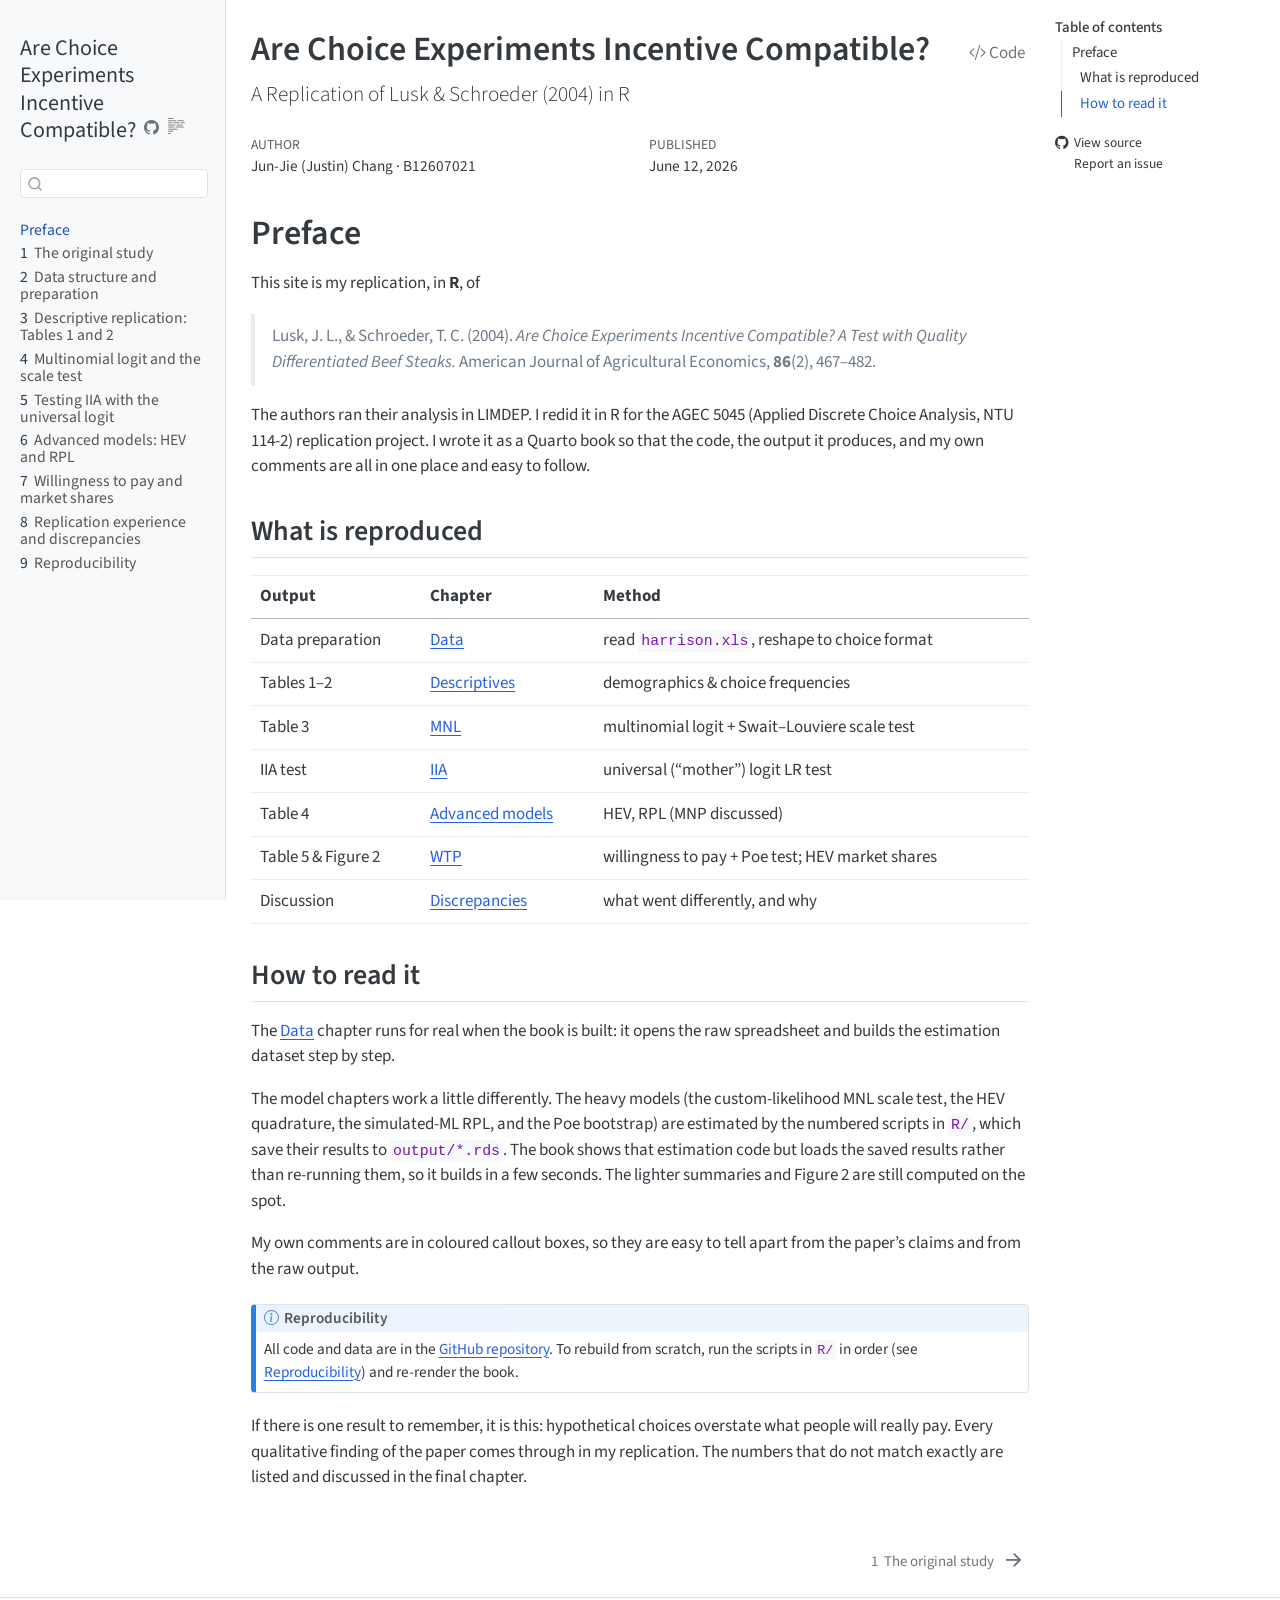
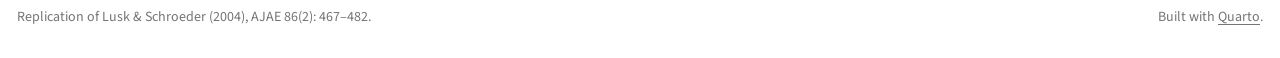
<file: docs/index.html>
<!DOCTYPE html>
<html xmlns="http://www.w3.org/1999/xhtml" lang="en" xml:lang="en"><head>

<meta charset="utf-8">
<meta name="generator" content="quarto-1.4.555">

<meta name="viewport" content="width=device-width, initial-scale=1.0, user-scalable=yes">

<meta name="author" content="Jun-Jie (Justin) Chang · B12607021">
<meta name="dcterms.date" content="2026-06-12">

<title>Are Choice Experiments Incentive Compatible?</title>
<style>
code{white-space: pre-wrap;}
span.smallcaps{font-variant: small-caps;}
div.columns{display: flex; gap: min(4vw, 1.5em);}
div.column{flex: auto; overflow-x: auto;}
div.hanging-indent{margin-left: 1.5em; text-indent: -1.5em;}
ul.task-list{list-style: none;}
ul.task-list li input[type="checkbox"] {
  width: 0.8em;
  margin: 0 0.8em 0.2em -1em; /* quarto-specific, see https://github.com/quarto-dev/quarto-cli/issues/4556 */ 
  vertical-align: middle;
}
/* CSS for syntax highlighting */
pre > code.sourceCode { white-space: pre; position: relative; }
pre > code.sourceCode > span { line-height: 1.25; }
pre > code.sourceCode > span:empty { height: 1.2em; }
.sourceCode { overflow: visible; }
code.sourceCode > span { color: inherit; text-decoration: inherit; }
div.sourceCode { margin: 1em 0; }
pre.sourceCode { margin: 0; }
@media screen {
div.sourceCode { overflow: auto; }
}
@media print {
pre > code.sourceCode { white-space: pre-wrap; }
pre > code.sourceCode > span { text-indent: -5em; padding-left: 5em; }
}
pre.numberSource code
  { counter-reset: source-line 0; }
pre.numberSource code > span
  { position: relative; left: -4em; counter-increment: source-line; }
pre.numberSource code > span > a:first-child::before
  { content: counter(source-line);
    position: relative; left: -1em; text-align: right; vertical-align: baseline;
    border: none; display: inline-block;
    -webkit-touch-callout: none; -webkit-user-select: none;
    -khtml-user-select: none; -moz-user-select: none;
    -ms-user-select: none; user-select: none;
    padding: 0 4px; width: 4em;
  }
pre.numberSource { margin-left: 3em;  padding-left: 4px; }
div.sourceCode
  {   }
@media screen {
pre > code.sourceCode > span > a:first-child::before { text-decoration: underline; }
}
</style>


<script src="site_libs/quarto-nav/quarto-nav.js"></script>
<script src="site_libs/quarto-nav/headroom.min.js"></script>
<script src="site_libs/clipboard/clipboard.min.js"></script>
<script src="site_libs/quarto-search/autocomplete.umd.js"></script>
<script src="site_libs/quarto-search/fuse.min.js"></script>
<script src="site_libs/quarto-search/quarto-search.js"></script>
<meta name="quarto:offset" content="./">
<link href="./01-original-study.html" rel="next">
<script src="site_libs/quarto-html/quarto.js"></script>
<script src="site_libs/quarto-html/popper.min.js"></script>
<script src="site_libs/quarto-html/tippy.umd.min.js"></script>
<script src="site_libs/quarto-html/anchor.min.js"></script>
<link href="site_libs/quarto-html/tippy.css" rel="stylesheet">
<link href="site_libs/quarto-html/quarto-syntax-highlighting.css" rel="stylesheet" id="quarto-text-highlighting-styles">
<script src="site_libs/bootstrap/bootstrap.min.js"></script>
<link href="site_libs/bootstrap/bootstrap-icons.css" rel="stylesheet">
<link href="site_libs/bootstrap/bootstrap.min.css" rel="stylesheet" id="quarto-bootstrap" data-mode="light">
<script id="quarto-search-options" type="application/json">{
  "location": "sidebar",
  "copy-button": false,
  "collapse-after": 3,
  "panel-placement": "start",
  "type": "textbox",
  "limit": 50,
  "keyboard-shortcut": [
    "f",
    "/",
    "s"
  ],
  "show-item-context": false,
  "language": {
    "search-no-results-text": "No results",
    "search-matching-documents-text": "matching documents",
    "search-copy-link-title": "Copy link to search",
    "search-hide-matches-text": "Hide additional matches",
    "search-more-match-text": "more match in this document",
    "search-more-matches-text": "more matches in this document",
    "search-clear-button-title": "Clear",
    "search-text-placeholder": "",
    "search-detached-cancel-button-title": "Cancel",
    "search-submit-button-title": "Submit",
    "search-label": "Search"
  }
}</script>


</head>

<body class="nav-sidebar docked">

<div id="quarto-search-results"></div>
  <header id="quarto-header" class="headroom fixed-top">
  <nav class="quarto-secondary-nav">
    <div class="container-fluid d-flex">
      <button type="button" class="quarto-btn-toggle btn" data-bs-toggle="collapse" data-bs-target=".quarto-sidebar-collapse-item" aria-controls="quarto-sidebar" aria-expanded="false" aria-label="Toggle sidebar navigation" onclick="if (window.quartoToggleHeadroom) { window.quartoToggleHeadroom(); }">
        <i class="bi bi-layout-text-sidebar-reverse"></i>
      </button>
        <nav class="quarto-page-breadcrumbs" aria-label="breadcrumb"><ol class="breadcrumb"><li class="breadcrumb-item"><a href="./index.html">Preface</a></li></ol></nav>
        <a class="flex-grow-1" role="button" data-bs-toggle="collapse" data-bs-target=".quarto-sidebar-collapse-item" aria-controls="quarto-sidebar" aria-expanded="false" aria-label="Toggle sidebar navigation" onclick="if (window.quartoToggleHeadroom) { window.quartoToggleHeadroom(); }">      
        </a>
      <button type="button" class="btn quarto-search-button" aria-label="" onclick="window.quartoOpenSearch();">
        <i class="bi bi-search"></i>
      </button>
    </div>
  </nav>
</header>
<!-- content -->
<div id="quarto-content" class="quarto-container page-columns page-rows-contents page-layout-article">
<!-- sidebar -->
  <nav id="quarto-sidebar" class="sidebar collapse collapse-horizontal quarto-sidebar-collapse-item sidebar-navigation docked overflow-auto">
    <div class="pt-lg-2 mt-2 text-left sidebar-header">
    <div class="sidebar-title mb-0 py-0">
      <a href="./">Are Choice Experiments Incentive Compatible?</a> 
        <div class="sidebar-tools-main">
    <a href="https://github.com/JunJie-Chang/ADCA-replication" title="Source Code" class="quarto-navigation-tool px-1" aria-label="Source Code"><i class="bi bi-github"></i></a>
  <a href="" class="quarto-reader-toggle quarto-navigation-tool px-1" onclick="window.quartoToggleReader(); return false;" title="Toggle reader mode">
  <div class="quarto-reader-toggle-btn">
  <i class="bi"></i>
  </div>
</a>
</div>
    </div>
      </div>
        <div class="mt-2 flex-shrink-0 align-items-center">
        <div class="sidebar-search">
        <div id="quarto-search" class="" title="Search"></div>
        </div>
        </div>
    <div class="sidebar-menu-container"> 
    <ul class="list-unstyled mt-1">
        <li class="sidebar-item">
  <div class="sidebar-item-container"> 
  <a href="./index.html" class="sidebar-item-text sidebar-link active">
 <span class="menu-text">Preface</span></a>
  </div>
</li>
        <li class="sidebar-item">
  <div class="sidebar-item-container"> 
  <a href="./01-original-study.html" class="sidebar-item-text sidebar-link">
 <span class="menu-text"><span class="chapter-number">1</span>&nbsp; <span class="chapter-title">The original study</span></span></a>
  </div>
</li>
        <li class="sidebar-item">
  <div class="sidebar-item-container"> 
  <a href="./02-data.html" class="sidebar-item-text sidebar-link">
 <span class="menu-text"><span class="chapter-number">2</span>&nbsp; <span class="chapter-title">Data structure and preparation</span></span></a>
  </div>
</li>
        <li class="sidebar-item">
  <div class="sidebar-item-container"> 
  <a href="./03-descriptives.html" class="sidebar-item-text sidebar-link">
 <span class="menu-text"><span class="chapter-number">3</span>&nbsp; <span class="chapter-title">Descriptive replication: Tables 1 and 2</span></span></a>
  </div>
</li>
        <li class="sidebar-item">
  <div class="sidebar-item-container"> 
  <a href="./04-mnl.html" class="sidebar-item-text sidebar-link">
 <span class="menu-text"><span class="chapter-number">4</span>&nbsp; <span class="chapter-title">Multinomial logit and the scale test</span></span></a>
  </div>
</li>
        <li class="sidebar-item">
  <div class="sidebar-item-container"> 
  <a href="./05-iia.html" class="sidebar-item-text sidebar-link">
 <span class="menu-text"><span class="chapter-number">5</span>&nbsp; <span class="chapter-title">Testing IIA with the universal logit</span></span></a>
  </div>
</li>
        <li class="sidebar-item">
  <div class="sidebar-item-container"> 
  <a href="./06-advanced-models.html" class="sidebar-item-text sidebar-link">
 <span class="menu-text"><span class="chapter-number">6</span>&nbsp; <span class="chapter-title">Advanced models: HEV and RPL</span></span></a>
  </div>
</li>
        <li class="sidebar-item">
  <div class="sidebar-item-container"> 
  <a href="./07-wtp-figure.html" class="sidebar-item-text sidebar-link">
 <span class="menu-text"><span class="chapter-number">7</span>&nbsp; <span class="chapter-title">Willingness to pay and market shares</span></span></a>
  </div>
</li>
        <li class="sidebar-item">
  <div class="sidebar-item-container"> 
  <a href="./08-discrepancies.html" class="sidebar-item-text sidebar-link">
 <span class="menu-text"><span class="chapter-number">8</span>&nbsp; <span class="chapter-title">Replication experience and discrepancies</span></span></a>
  </div>
</li>
        <li class="sidebar-item">
  <div class="sidebar-item-container"> 
  <a href="./09-reproducibility.html" class="sidebar-item-text sidebar-link">
 <span class="menu-text"><span class="chapter-number">9</span>&nbsp; <span class="chapter-title">Reproducibility</span></span></a>
  </div>
</li>
    </ul>
    </div>
</nav>
<div id="quarto-sidebar-glass" class="quarto-sidebar-collapse-item" data-bs-toggle="collapse" data-bs-target=".quarto-sidebar-collapse-item"></div>
<!-- margin-sidebar -->
    <div id="quarto-margin-sidebar" class="sidebar margin-sidebar">
        <nav id="TOC" role="doc-toc" class="toc-active">
    <h2 id="toc-title">Table of contents</h2>
   
  <ul>
  <li><a href="#preface" id="toc-preface" class="nav-link active" data-scroll-target="#preface">Preface</a>
  <ul class="collapse">
  <li><a href="#what-is-reproduced" id="toc-what-is-reproduced" class="nav-link" data-scroll-target="#what-is-reproduced">What is reproduced</a></li>
  <li><a href="#how-to-read-it" id="toc-how-to-read-it" class="nav-link" data-scroll-target="#how-to-read-it">How to read it</a></li>
  </ul></li>
  </ul>
<div class="toc-actions"><ul><li><a href="https://github.com/JunJie-Chang/ADCA-replication/blob/main/index.qmd" class="toc-action"><i class="bi bi-github"></i>View source</a></li><li><a href="https://github.com/JunJie-Chang/ADCA-replication/issues/new" class="toc-action"><i class="bi empty"></i>Report an issue</a></li></ul></div></nav>
    </div>
<!-- main -->
<main class="content" id="quarto-document-content">

<header id="title-block-header" class="quarto-title-block default">
<div class="quarto-title">
<div class="quarto-title-block"><div><h1 class="title">Are Choice Experiments Incentive Compatible?</h1><button type="button" class="btn code-tools-button" id="quarto-code-tools-source"><i class="bi"></i> Code</button></div></div>
<p class="subtitle lead">A Replication of Lusk &amp; Schroeder (2004) in R</p>
</div>



<div class="quarto-title-meta">

    <div>
    <div class="quarto-title-meta-heading">Author</div>
    <div class="quarto-title-meta-contents">
             <p>Jun-Jie (Justin) Chang · B12607021 </p>
          </div>
  </div>
    
    <div>
    <div class="quarto-title-meta-heading">Published</div>
    <div class="quarto-title-meta-contents">
      <p class="date">June 12, 2026</p>
    </div>
  </div>
  
    
  </div>
  


</header>


<section id="preface" class="level1 unnumbered">
<h1 class="unnumbered">Preface</h1>
<p>This site is my replication, in <strong>R</strong>, of</p>
<blockquote class="blockquote">
<p>Lusk, J. L., &amp; Schroeder, T. C. (2004). <em>Are Choice Experiments Incentive Compatible? A Test with Quality Differentiated Beef Steaks.</em> American Journal of Agricultural Economics, <strong>86</strong>(2), 467–482.</p>
</blockquote>
<p>The authors ran their analysis in LIMDEP. I redid it in R for the AGEC 5045 (Applied Discrete Choice Analysis, NTU 114-2) replication project. I wrote it as a Quarto book so that the code, the output it produces, and my own comments are all in one place and easy to follow.</p>
<section id="what-is-reproduced" class="level2">
<h2 class="anchored" data-anchor-id="what-is-reproduced">What is reproduced</h2>
<table class="caption-top table">
<thead>
<tr class="header">
<th>Output</th>
<th>Chapter</th>
<th>Method</th>
</tr>
</thead>
<tbody>
<tr class="odd">
<td>Data preparation</td>
<td><a href="./02-data.html">Data</a></td>
<td>read <code>harrison.xls</code>, reshape to choice format</td>
</tr>
<tr class="even">
<td>Tables 1–2</td>
<td><a href="./03-descriptives.html">Descriptives</a></td>
<td>demographics &amp; choice frequencies</td>
</tr>
<tr class="odd">
<td>Table 3</td>
<td><a href="./04-mnl.html">MNL</a></td>
<td>multinomial logit + Swait–Louviere scale test</td>
</tr>
<tr class="even">
<td>IIA test</td>
<td><a href="./05-iia.html">IIA</a></td>
<td>universal (“mother”) logit LR test</td>
</tr>
<tr class="odd">
<td>Table 4</td>
<td><a href="./06-advanced-models.html">Advanced models</a></td>
<td>HEV, RPL (MNP discussed)</td>
</tr>
<tr class="even">
<td>Table 5 &amp; Figure 2</td>
<td><a href="./07-wtp-figure.html">WTP</a></td>
<td>willingness to pay + Poe test; HEV market shares</td>
</tr>
<tr class="odd">
<td>Discussion</td>
<td><a href="./08-discrepancies.html">Discrepancies</a></td>
<td>what went differently, and why</td>
</tr>
</tbody>
</table>
</section>
<section id="how-to-read-it" class="level2">
<h2 class="anchored" data-anchor-id="how-to-read-it">How to read it</h2>
<p>The <a href="./02-data.html">Data</a> chapter runs for real when the book is built: it opens the raw spreadsheet and builds the estimation dataset step by step.</p>
<p>The model chapters work a little differently. The heavy models (the custom-likelihood MNL scale test, the HEV quadrature, the simulated-ML RPL, and the Poe bootstrap) are estimated by the numbered scripts in <code>R/</code>, which save their results to <code>output/*.rds</code>. The book shows that estimation code but loads the saved results rather than re-running them, so it builds in a few seconds. The lighter summaries and Figure 2 are still computed on the spot.</p>
<p>My own comments are in coloured callout boxes, so they are easy to tell apart from the paper’s claims and from the raw output.</p>
<div class="callout callout-style-default callout-note callout-titled">
<div class="callout-header d-flex align-content-center">
<div class="callout-icon-container">
<i class="callout-icon"></i>
</div>
<div class="callout-title-container flex-fill">
Reproducibility
</div>
</div>
<div class="callout-body-container callout-body">
<p>All code and data are in the <a href="https://github.com/JunJie-Chang/ADCA-replication">GitHub repository</a>. To rebuild from scratch, run the scripts in <code>R/</code> in order (see <a href="./09-reproducibility.html">Reproducibility</a>) and re-render the book.</p>
</div>
</div>
<p>If there is one result to remember, it is this: hypothetical choices overstate what people will really pay. Every qualitative finding of the paper comes through in my replication. The numbers that do not match exactly are listed and discussed in the final chapter.</p>


<!-- -->

</section>
</section>

</main> <!-- /main -->
<script id="quarto-html-after-body" type="application/javascript">
window.document.addEventListener("DOMContentLoaded", function (event) {
  const toggleBodyColorMode = (bsSheetEl) => {
    const mode = bsSheetEl.getAttribute("data-mode");
    const bodyEl = window.document.querySelector("body");
    if (mode === "dark") {
      bodyEl.classList.add("quarto-dark");
      bodyEl.classList.remove("quarto-light");
    } else {
      bodyEl.classList.add("quarto-light");
      bodyEl.classList.remove("quarto-dark");
    }
  }
  const toggleBodyColorPrimary = () => {
    const bsSheetEl = window.document.querySelector("link#quarto-bootstrap");
    if (bsSheetEl) {
      toggleBodyColorMode(bsSheetEl);
    }
  }
  toggleBodyColorPrimary();  
  const icon = "";
  const anchorJS = new window.AnchorJS();
  anchorJS.options = {
    placement: 'right',
    icon: icon
  };
  anchorJS.add('.anchored');
  const isCodeAnnotation = (el) => {
    for (const clz of el.classList) {
      if (clz.startsWith('code-annotation-')) {                     
        return true;
      }
    }
    return false;
  }
  const clipboard = new window.ClipboardJS('.code-copy-button', {
    text: function(trigger) {
      const codeEl = trigger.previousElementSibling.cloneNode(true);
      for (const childEl of codeEl.children) {
        if (isCodeAnnotation(childEl)) {
          childEl.remove();
        }
      }
      return codeEl.innerText;
    }
  });
  clipboard.on('success', function(e) {
    // button target
    const button = e.trigger;
    // don't keep focus
    button.blur();
    // flash "checked"
    button.classList.add('code-copy-button-checked');
    var currentTitle = button.getAttribute("title");
    button.setAttribute("title", "Copied!");
    let tooltip;
    if (window.bootstrap) {
      button.setAttribute("data-bs-toggle", "tooltip");
      button.setAttribute("data-bs-placement", "left");
      button.setAttribute("data-bs-title", "Copied!");
      tooltip = new bootstrap.Tooltip(button, 
        { trigger: "manual", 
          customClass: "code-copy-button-tooltip",
          offset: [0, -8]});
      tooltip.show();    
    }
    setTimeout(function() {
      if (tooltip) {
        tooltip.hide();
        button.removeAttribute("data-bs-title");
        button.removeAttribute("data-bs-toggle");
        button.removeAttribute("data-bs-placement");
      }
      button.setAttribute("title", currentTitle);
      button.classList.remove('code-copy-button-checked');
    }, 1000);
    // clear code selection
    e.clearSelection();
  });
  const viewSource = window.document.getElementById('quarto-view-source') ||
                     window.document.getElementById('quarto-code-tools-source');
  if (viewSource) {
    const sourceUrl = viewSource.getAttribute("data-quarto-source-url");
    viewSource.addEventListener("click", function(e) {
      if (sourceUrl) {
        // rstudio viewer pane
        if (/\bcapabilities=\b/.test(window.location)) {
          window.open(sourceUrl);
        } else {
          window.location.href = sourceUrl;
        }
      } else {
        const modal = new bootstrap.Modal(document.getElementById('quarto-embedded-source-code-modal'));
        modal.show();
      }
      return false;
    });
  }
  function toggleCodeHandler(show) {
    return function(e) {
      const detailsSrc = window.document.querySelectorAll(".cell > details > .sourceCode");
      for (let i=0; i<detailsSrc.length; i++) {
        const details = detailsSrc[i].parentElement;
        if (show) {
          details.open = true;
        } else {
          details.removeAttribute("open");
        }
      }
      const cellCodeDivs = window.document.querySelectorAll(".cell > .sourceCode");
      const fromCls = show ? "hidden" : "unhidden";
      const toCls = show ? "unhidden" : "hidden";
      for (let i=0; i<cellCodeDivs.length; i++) {
        const codeDiv = cellCodeDivs[i];
        if (codeDiv.classList.contains(fromCls)) {
          codeDiv.classList.remove(fromCls);
          codeDiv.classList.add(toCls);
        } 
      }
      return false;
    }
  }
  const hideAllCode = window.document.getElementById("quarto-hide-all-code");
  if (hideAllCode) {
    hideAllCode.addEventListener("click", toggleCodeHandler(false));
  }
  const showAllCode = window.document.getElementById("quarto-show-all-code");
  if (showAllCode) {
    showAllCode.addEventListener("click", toggleCodeHandler(true));
  }
    var localhostRegex = new RegExp(/^(?:http|https):\/\/localhost\:?[0-9]*\//);
    var mailtoRegex = new RegExp(/^mailto:/);
      var filterRegex = new RegExp('/' + window.location.host + '/');
    var isInternal = (href) => {
        return filterRegex.test(href) || localhostRegex.test(href) || mailtoRegex.test(href);
    }
    // Inspect non-navigation links and adorn them if external
 	var links = window.document.querySelectorAll('a[href]:not(.nav-link):not(.navbar-brand):not(.toc-action):not(.sidebar-link):not(.sidebar-item-toggle):not(.pagination-link):not(.no-external):not([aria-hidden]):not(.dropdown-item):not(.quarto-navigation-tool)');
    for (var i=0; i<links.length; i++) {
      const link = links[i];
      if (!isInternal(link.href)) {
        // undo the damage that might have been done by quarto-nav.js in the case of
        // links that we want to consider external
        if (link.dataset.originalHref !== undefined) {
          link.href = link.dataset.originalHref;
        }
      }
    }
  function tippyHover(el, contentFn, onTriggerFn, onUntriggerFn) {
    const config = {
      allowHTML: true,
      maxWidth: 500,
      delay: 100,
      arrow: false,
      appendTo: function(el) {
          return el.parentElement;
      },
      interactive: true,
      interactiveBorder: 10,
      theme: 'quarto',
      placement: 'bottom-start',
    };
    if (contentFn) {
      config.content = contentFn;
    }
    if (onTriggerFn) {
      config.onTrigger = onTriggerFn;
    }
    if (onUntriggerFn) {
      config.onUntrigger = onUntriggerFn;
    }
    window.tippy(el, config); 
  }
  const noterefs = window.document.querySelectorAll('a[role="doc-noteref"]');
  for (var i=0; i<noterefs.length; i++) {
    const ref = noterefs[i];
    tippyHover(ref, function() {
      // use id or data attribute instead here
      let href = ref.getAttribute('data-footnote-href') || ref.getAttribute('href');
      try { href = new URL(href).hash; } catch {}
      const id = href.replace(/^#\/?/, "");
      const note = window.document.getElementById(id);
      if (note) {
        return note.innerHTML;
      } else {
        return "";
      }
    });
  }
  const xrefs = window.document.querySelectorAll('a.quarto-xref');
  const processXRef = (id, note) => {
    // Strip column container classes
    const stripColumnClz = (el) => {
      el.classList.remove("page-full", "page-columns");
      if (el.children) {
        for (const child of el.children) {
          stripColumnClz(child);
        }
      }
    }
    stripColumnClz(note)
    if (id === null || id.startsWith('sec-')) {
      // Special case sections, only their first couple elements
      const container = document.createElement("div");
      if (note.children && note.children.length > 2) {
        container.appendChild(note.children[0].cloneNode(true));
        for (let i = 1; i < note.children.length; i++) {
          const child = note.children[i];
          if (child.tagName === "P" && child.innerText === "") {
            continue;
          } else {
            container.appendChild(child.cloneNode(true));
            break;
          }
        }
        if (window.Quarto?.typesetMath) {
          window.Quarto.typesetMath(container);
        }
        return container.innerHTML
      } else {
        if (window.Quarto?.typesetMath) {
          window.Quarto.typesetMath(note);
        }
        return note.innerHTML;
      }
    } else {
      // Remove any anchor links if they are present
      const anchorLink = note.querySelector('a.anchorjs-link');
      if (anchorLink) {
        anchorLink.remove();
      }
      if (window.Quarto?.typesetMath) {
        window.Quarto.typesetMath(note);
      }
      // TODO in 1.5, we should make sure this works without a callout special case
      if (note.classList.contains("callout")) {
        return note.outerHTML;
      } else {
        return note.innerHTML;
      }
    }
  }
  for (var i=0; i<xrefs.length; i++) {
    const xref = xrefs[i];
    tippyHover(xref, undefined, function(instance) {
      instance.disable();
      let url = xref.getAttribute('href');
      let hash = undefined; 
      if (url.startsWith('#')) {
        hash = url;
      } else {
        try { hash = new URL(url).hash; } catch {}
      }
      if (hash) {
        const id = hash.replace(/^#\/?/, "");
        const note = window.document.getElementById(id);
        if (note !== null) {
          try {
            const html = processXRef(id, note.cloneNode(true));
            instance.setContent(html);
          } finally {
            instance.enable();
            instance.show();
          }
        } else {
          // See if we can fetch this
          fetch(url.split('#')[0])
          .then(res => res.text())
          .then(html => {
            const parser = new DOMParser();
            const htmlDoc = parser.parseFromString(html, "text/html");
            const note = htmlDoc.getElementById(id);
            if (note !== null) {
              const html = processXRef(id, note);
              instance.setContent(html);
            } 
          }).finally(() => {
            instance.enable();
            instance.show();
          });
        }
      } else {
        // See if we can fetch a full url (with no hash to target)
        // This is a special case and we should probably do some content thinning / targeting
        fetch(url)
        .then(res => res.text())
        .then(html => {
          const parser = new DOMParser();
          const htmlDoc = parser.parseFromString(html, "text/html");
          const note = htmlDoc.querySelector('main.content');
          if (note !== null) {
            // This should only happen for chapter cross references
            // (since there is no id in the URL)
            // remove the first header
            if (note.children.length > 0 && note.children[0].tagName === "HEADER") {
              note.children[0].remove();
            }
            const html = processXRef(null, note);
            instance.setContent(html);
          } 
        }).finally(() => {
          instance.enable();
          instance.show();
        });
      }
    }, function(instance) {
    });
  }
      let selectedAnnoteEl;
      const selectorForAnnotation = ( cell, annotation) => {
        let cellAttr = 'data-code-cell="' + cell + '"';
        let lineAttr = 'data-code-annotation="' +  annotation + '"';
        const selector = 'span[' + cellAttr + '][' + lineAttr + ']';
        return selector;
      }
      const selectCodeLines = (annoteEl) => {
        const doc = window.document;
        const targetCell = annoteEl.getAttribute("data-target-cell");
        const targetAnnotation = annoteEl.getAttribute("data-target-annotation");
        const annoteSpan = window.document.querySelector(selectorForAnnotation(targetCell, targetAnnotation));
        const lines = annoteSpan.getAttribute("data-code-lines").split(",");
        const lineIds = lines.map((line) => {
          return targetCell + "-" + line;
        })
        let top = null;
        let height = null;
        let parent = null;
        if (lineIds.length > 0) {
            //compute the position of the single el (top and bottom and make a div)
            const el = window.document.getElementById(lineIds[0]);
            top = el.offsetTop;
            height = el.offsetHeight;
            parent = el.parentElement.parentElement;
          if (lineIds.length > 1) {
            const lastEl = window.document.getElementById(lineIds[lineIds.length - 1]);
            const bottom = lastEl.offsetTop + lastEl.offsetHeight;
            height = bottom - top;
          }
          if (top !== null && height !== null && parent !== null) {
            // cook up a div (if necessary) and position it 
            let div = window.document.getElementById("code-annotation-line-highlight");
            if (div === null) {
              div = window.document.createElement("div");
              div.setAttribute("id", "code-annotation-line-highlight");
              div.style.position = 'absolute';
              parent.appendChild(div);
            }
            div.style.top = top - 2 + "px";
            div.style.height = height + 4 + "px";
            div.style.left = 0;
            let gutterDiv = window.document.getElementById("code-annotation-line-highlight-gutter");
            if (gutterDiv === null) {
              gutterDiv = window.document.createElement("div");
              gutterDiv.setAttribute("id", "code-annotation-line-highlight-gutter");
              gutterDiv.style.position = 'absolute';
              const codeCell = window.document.getElementById(targetCell);
              const gutter = codeCell.querySelector('.code-annotation-gutter');
              gutter.appendChild(gutterDiv);
            }
            gutterDiv.style.top = top - 2 + "px";
            gutterDiv.style.height = height + 4 + "px";
          }
          selectedAnnoteEl = annoteEl;
        }
      };
      const unselectCodeLines = () => {
        const elementsIds = ["code-annotation-line-highlight", "code-annotation-line-highlight-gutter"];
        elementsIds.forEach((elId) => {
          const div = window.document.getElementById(elId);
          if (div) {
            div.remove();
          }
        });
        selectedAnnoteEl = undefined;
      };
        // Handle positioning of the toggle
    window.addEventListener(
      "resize",
      throttle(() => {
        elRect = undefined;
        if (selectedAnnoteEl) {
          selectCodeLines(selectedAnnoteEl);
        }
      }, 10)
    );
    function throttle(fn, ms) {
    let throttle = false;
    let timer;
      return (...args) => {
        if(!throttle) { // first call gets through
            fn.apply(this, args);
            throttle = true;
        } else { // all the others get throttled
            if(timer) clearTimeout(timer); // cancel #2
            timer = setTimeout(() => {
              fn.apply(this, args);
              timer = throttle = false;
            }, ms);
        }
      };
    }
      // Attach click handler to the DT
      const annoteDls = window.document.querySelectorAll('dt[data-target-cell]');
      for (const annoteDlNode of annoteDls) {
        annoteDlNode.addEventListener('click', (event) => {
          const clickedEl = event.target;
          if (clickedEl !== selectedAnnoteEl) {
            unselectCodeLines();
            const activeEl = window.document.querySelector('dt[data-target-cell].code-annotation-active');
            if (activeEl) {
              activeEl.classList.remove('code-annotation-active');
            }
            selectCodeLines(clickedEl);
            clickedEl.classList.add('code-annotation-active');
          } else {
            // Unselect the line
            unselectCodeLines();
            clickedEl.classList.remove('code-annotation-active');
          }
        });
      }
  const findCites = (el) => {
    const parentEl = el.parentElement;
    if (parentEl) {
      const cites = parentEl.dataset.cites;
      if (cites) {
        return {
          el,
          cites: cites.split(' ')
        };
      } else {
        return findCites(el.parentElement)
      }
    } else {
      return undefined;
    }
  };
  var bibliorefs = window.document.querySelectorAll('a[role="doc-biblioref"]');
  for (var i=0; i<bibliorefs.length; i++) {
    const ref = bibliorefs[i];
    const citeInfo = findCites(ref);
    if (citeInfo) {
      tippyHover(citeInfo.el, function() {
        var popup = window.document.createElement('div');
        citeInfo.cites.forEach(function(cite) {
          var citeDiv = window.document.createElement('div');
          citeDiv.classList.add('hanging-indent');
          citeDiv.classList.add('csl-entry');
          var biblioDiv = window.document.getElementById('ref-' + cite);
          if (biblioDiv) {
            citeDiv.innerHTML = biblioDiv.innerHTML;
          }
          popup.appendChild(citeDiv);
        });
        return popup.innerHTML;
      });
    }
  }
});
</script>
<nav class="page-navigation">
  <div class="nav-page nav-page-previous">
  </div>
  <div class="nav-page nav-page-next">
      <a href="./01-original-study.html" class="pagination-link" aria-label="The original study">
        <span class="nav-page-text"><span class="chapter-number">1</span>&nbsp; <span class="chapter-title">The original study</span></span> <i class="bi bi-arrow-right-short"></i>
      </a>
  </div>
</nav><div class="modal fade" id="quarto-embedded-source-code-modal" tabindex="-1" aria-labelledby="quarto-embedded-source-code-modal-label" aria-hidden="true"><div class="modal-dialog modal-dialog-scrollable"><div class="modal-content"><div class="modal-header"><h5 class="modal-title" id="quarto-embedded-source-code-modal-label">Source Code</h5><button class="btn-close" data-bs-dismiss="modal"></button></div><div class="modal-body"><div class="">
<div class="sourceCode" id="cb1" data-shortcodes="false"><pre class="sourceCode markdown code-with-copy"><code class="sourceCode markdown"><span id="cb1-1"><a href="#cb1-1" aria-hidden="true" tabindex="-1"></a><span class="fu"># Preface {.unnumbered}</span></span>
<span id="cb1-2"><a href="#cb1-2" aria-hidden="true" tabindex="-1"></a></span>
<span id="cb1-5"><a href="#cb1-5" aria-hidden="true" tabindex="-1"></a><span class="in">```{r}</span></span>
<span id="cb1-6"><a href="#cb1-6" aria-hidden="true" tabindex="-1"></a><span class="co">#| include: false</span></span>
<span id="cb1-7"><a href="#cb1-7" aria-hidden="true" tabindex="-1"></a><span class="fu">source</span>(<span class="st">"_common.R"</span>)</span>
<span id="cb1-8"><a href="#cb1-8" aria-hidden="true" tabindex="-1"></a><span class="in">```</span></span>
<span id="cb1-9"><a href="#cb1-9" aria-hidden="true" tabindex="-1"></a></span>
<span id="cb1-10"><a href="#cb1-10" aria-hidden="true" tabindex="-1"></a>This site is my replication, in **R**, of</span>
<span id="cb1-11"><a href="#cb1-11" aria-hidden="true" tabindex="-1"></a></span>
<span id="cb1-12"><a href="#cb1-12" aria-hidden="true" tabindex="-1"></a><span class="at">&gt; Lusk, J. L., &amp; Schroeder, T. C. (2004). *Are Choice Experiments Incentive</span></span>
<span id="cb1-13"><a href="#cb1-13" aria-hidden="true" tabindex="-1"></a><span class="at">&gt; Compatible? A Test with Quality Differentiated Beef Steaks.* American Journal</span></span>
<span id="cb1-14"><a href="#cb1-14" aria-hidden="true" tabindex="-1"></a><span class="at">&gt; of Agricultural Economics, **86**(2), 467–482.</span></span>
<span id="cb1-15"><a href="#cb1-15" aria-hidden="true" tabindex="-1"></a></span>
<span id="cb1-16"><a href="#cb1-16" aria-hidden="true" tabindex="-1"></a>The authors ran their analysis in LIMDEP. I redid it in R for the AGEC 5045</span>
<span id="cb1-17"><a href="#cb1-17" aria-hidden="true" tabindex="-1"></a>(Applied Discrete Choice Analysis, NTU 114-2) replication project. I wrote it as</span>
<span id="cb1-18"><a href="#cb1-18" aria-hidden="true" tabindex="-1"></a>a Quarto book so that the code, the output it produces, and my own comments are</span>
<span id="cb1-19"><a href="#cb1-19" aria-hidden="true" tabindex="-1"></a>all in one place and easy to follow.</span>
<span id="cb1-20"><a href="#cb1-20" aria-hidden="true" tabindex="-1"></a></span>
<span id="cb1-21"><a href="#cb1-21" aria-hidden="true" tabindex="-1"></a><span class="fu">## What is reproduced</span></span>
<span id="cb1-22"><a href="#cb1-22" aria-hidden="true" tabindex="-1"></a></span>
<span id="cb1-23"><a href="#cb1-23" aria-hidden="true" tabindex="-1"></a>| Output | Chapter | Method |</span>
<span id="cb1-24"><a href="#cb1-24" aria-hidden="true" tabindex="-1"></a>|---|---|---|</span>
<span id="cb1-25"><a href="#cb1-25" aria-hidden="true" tabindex="-1"></a>| Data preparation | <span class="co">[</span><span class="ot">Data</span><span class="co">](02-data.qmd)</span> | read <span class="in">`harrison.xls`</span>, reshape to choice format |</span>
<span id="cb1-26"><a href="#cb1-26" aria-hidden="true" tabindex="-1"></a>| Tables 1–2 | <span class="co">[</span><span class="ot">Descriptives</span><span class="co">](03-descriptives.qmd)</span> | demographics &amp; choice frequencies |</span>
<span id="cb1-27"><a href="#cb1-27" aria-hidden="true" tabindex="-1"></a>| Table 3 | <span class="co">[</span><span class="ot">MNL</span><span class="co">](04-mnl.qmd)</span> | multinomial logit + Swait–Louviere scale test |</span>
<span id="cb1-28"><a href="#cb1-28" aria-hidden="true" tabindex="-1"></a>| IIA test | <span class="co">[</span><span class="ot">IIA</span><span class="co">](05-iia.qmd)</span> | universal ("mother") logit LR test |</span>
<span id="cb1-29"><a href="#cb1-29" aria-hidden="true" tabindex="-1"></a>| Table 4 | <span class="co">[</span><span class="ot">Advanced models</span><span class="co">](06-advanced-models.qmd)</span> | HEV, RPL (MNP discussed) |</span>
<span id="cb1-30"><a href="#cb1-30" aria-hidden="true" tabindex="-1"></a>| Table 5 &amp; Figure 2 | <span class="co">[</span><span class="ot">WTP</span><span class="co">](07-wtp-figure.qmd)</span> | willingness to pay + Poe test; HEV market shares |</span>
<span id="cb1-31"><a href="#cb1-31" aria-hidden="true" tabindex="-1"></a>| Discussion | <span class="co">[</span><span class="ot">Discrepancies</span><span class="co">](08-discrepancies.qmd)</span> | what went differently, and why |</span>
<span id="cb1-32"><a href="#cb1-32" aria-hidden="true" tabindex="-1"></a></span>
<span id="cb1-33"><a href="#cb1-33" aria-hidden="true" tabindex="-1"></a><span class="fu">## How to read it</span></span>
<span id="cb1-34"><a href="#cb1-34" aria-hidden="true" tabindex="-1"></a></span>
<span id="cb1-35"><a href="#cb1-35" aria-hidden="true" tabindex="-1"></a>The <span class="co">[</span><span class="ot">Data</span><span class="co">](02-data.qmd)</span> chapter runs for real when the book is built: it opens</span>
<span id="cb1-36"><a href="#cb1-36" aria-hidden="true" tabindex="-1"></a>the raw spreadsheet and builds the estimation dataset step by step.</span>
<span id="cb1-37"><a href="#cb1-37" aria-hidden="true" tabindex="-1"></a></span>
<span id="cb1-38"><a href="#cb1-38" aria-hidden="true" tabindex="-1"></a>The model chapters work a little differently. The heavy models (the</span>
<span id="cb1-39"><a href="#cb1-39" aria-hidden="true" tabindex="-1"></a>custom-likelihood MNL scale test, the HEV quadrature, the simulated-ML RPL, and</span>
<span id="cb1-40"><a href="#cb1-40" aria-hidden="true" tabindex="-1"></a>the Poe bootstrap) are estimated by the numbered scripts in <span class="in">`R/`</span>, which save</span>
<span id="cb1-41"><a href="#cb1-41" aria-hidden="true" tabindex="-1"></a>their results to <span class="in">`output/*.rds`</span>. The book shows that estimation code but loads</span>
<span id="cb1-42"><a href="#cb1-42" aria-hidden="true" tabindex="-1"></a>the saved results rather than re-running them, so it builds in a few seconds.</span>
<span id="cb1-43"><a href="#cb1-43" aria-hidden="true" tabindex="-1"></a>The lighter summaries and Figure 2 are still computed on the spot.</span>
<span id="cb1-44"><a href="#cb1-44" aria-hidden="true" tabindex="-1"></a></span>
<span id="cb1-45"><a href="#cb1-45" aria-hidden="true" tabindex="-1"></a>My own comments are in coloured callout boxes, so they are easy to tell apart</span>
<span id="cb1-46"><a href="#cb1-46" aria-hidden="true" tabindex="-1"></a>from the paper's claims and from the raw output.</span>
<span id="cb1-47"><a href="#cb1-47" aria-hidden="true" tabindex="-1"></a></span>
<span id="cb1-48"><a href="#cb1-48" aria-hidden="true" tabindex="-1"></a>::: {.callout-note}</span>
<span id="cb1-49"><a href="#cb1-49" aria-hidden="true" tabindex="-1"></a><span class="fu">## Reproducibility</span></span>
<span id="cb1-50"><a href="#cb1-50" aria-hidden="true" tabindex="-1"></a>All code and data are in the</span>
<span id="cb1-51"><a href="#cb1-51" aria-hidden="true" tabindex="-1"></a><span class="co">[</span><span class="ot">GitHub repository</span><span class="co">](https://github.com/JunJie-Chang/ADCA-replication)</span>. To rebuild</span>
<span id="cb1-52"><a href="#cb1-52" aria-hidden="true" tabindex="-1"></a>from scratch, run the scripts in <span class="in">`R/`</span> in order (see</span>
<span id="cb1-53"><a href="#cb1-53" aria-hidden="true" tabindex="-1"></a><span class="co">[</span><span class="ot">Reproducibility</span><span class="co">](09-reproducibility.qmd)</span>) and re-render the book.</span>
<span id="cb1-54"><a href="#cb1-54" aria-hidden="true" tabindex="-1"></a>:::</span>
<span id="cb1-55"><a href="#cb1-55" aria-hidden="true" tabindex="-1"></a></span>
<span id="cb1-56"><a href="#cb1-56" aria-hidden="true" tabindex="-1"></a>If there is one result to remember, it is this: hypothetical choices overstate</span>
<span id="cb1-57"><a href="#cb1-57" aria-hidden="true" tabindex="-1"></a>what people will really pay. Every qualitative finding of the paper comes through</span>
<span id="cb1-58"><a href="#cb1-58" aria-hidden="true" tabindex="-1"></a>in my replication. The numbers that do not match exactly are listed and</span>
<span id="cb1-59"><a href="#cb1-59" aria-hidden="true" tabindex="-1"></a>discussed in the final chapter.</span>
</code><button title="Copy to Clipboard" class="code-copy-button"><i class="bi"></i></button></pre></div>
</div></div></div></div></div>
</div> <!-- /content -->
<footer class="footer">
  <div class="nav-footer">
    <div class="nav-footer-left">
<p>Replication of Lusk &amp; Schroeder (2004), AJAE 86(2): 467–482.</p>
</div>   
    <div class="nav-footer-center">
      &nbsp;
    <div class="toc-actions d-sm-block d-md-none"><ul><li><a href="https://github.com/JunJie-Chang/ADCA-replication/blob/main/index.qmd" class="toc-action"><i class="bi bi-github"></i>View source</a></li><li><a href="https://github.com/JunJie-Chang/ADCA-replication/issues/new" class="toc-action"><i class="bi empty"></i>Report an issue</a></li></ul></div></div>
    <div class="nav-footer-right">
<p>Built with <a href="https://quarto.org">Quarto</a>.</p>
</div>
  </div>
</footer>




</body></html>
</file>
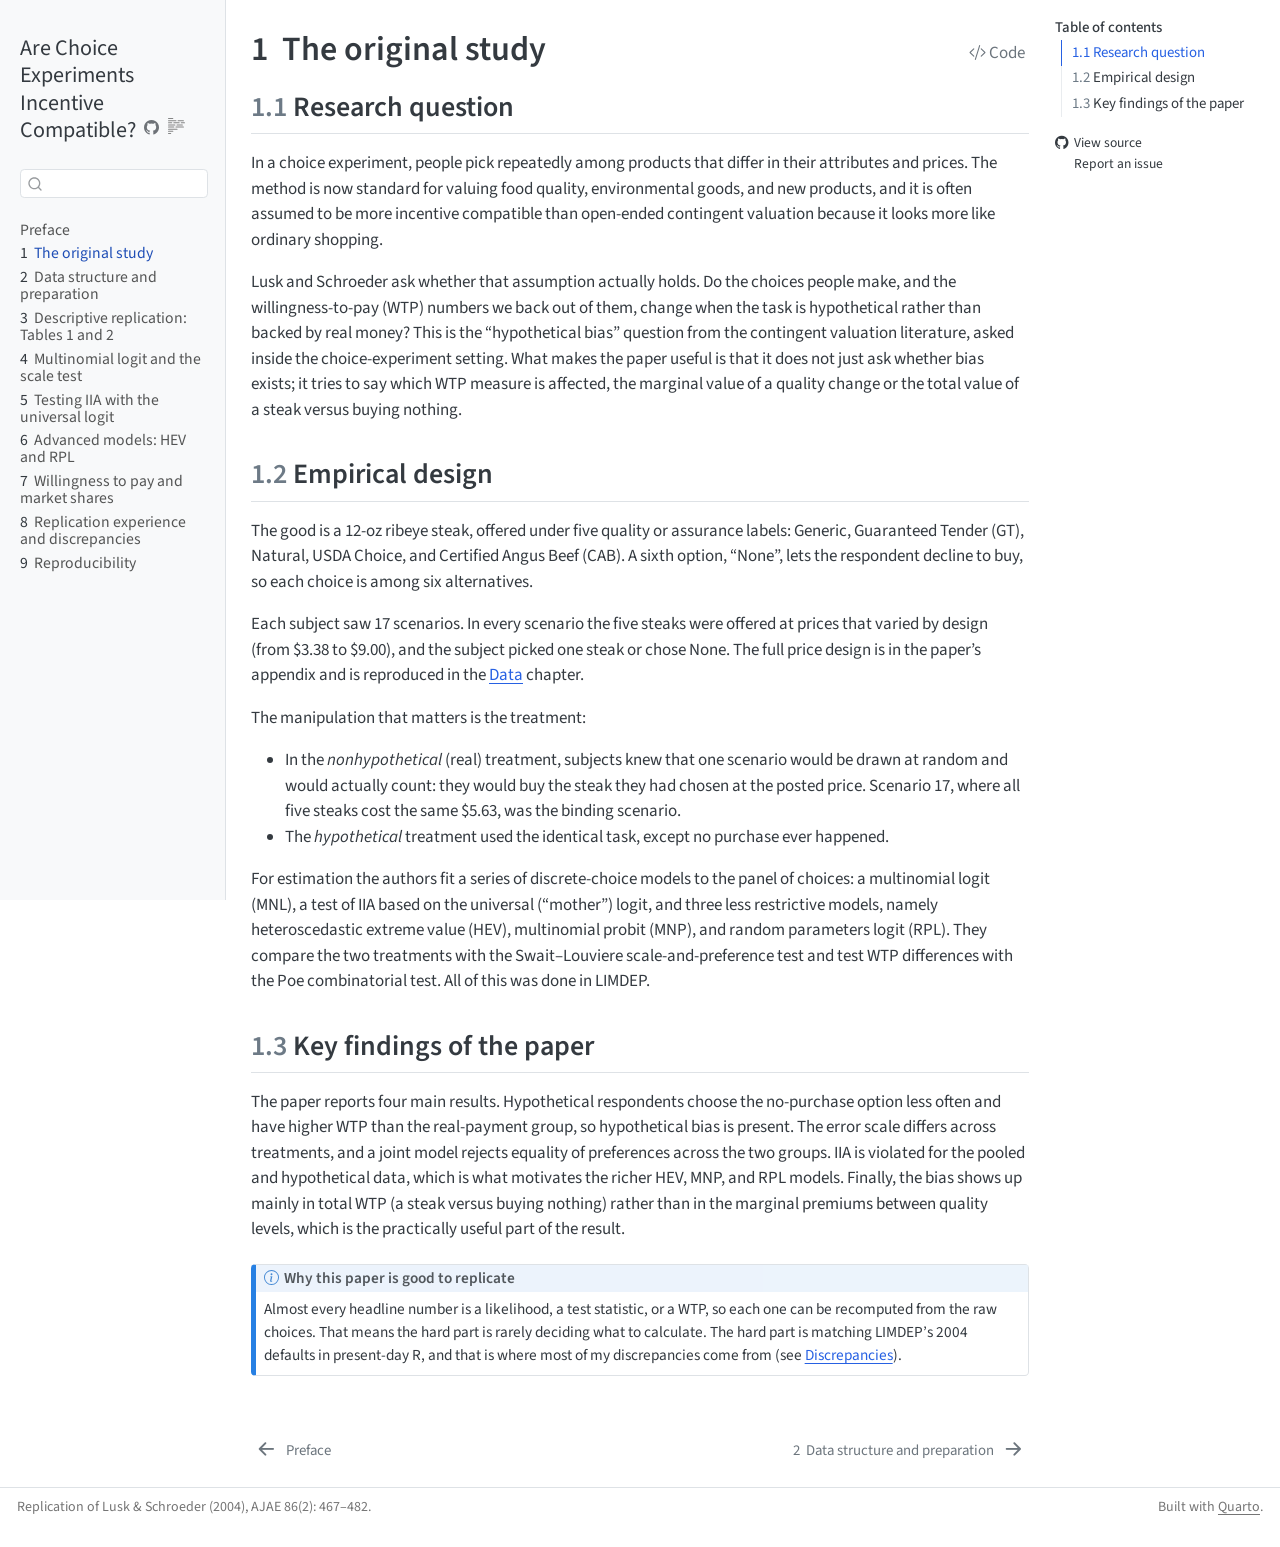
<file: docs/01-original-study.html>
<!DOCTYPE html>
<html xmlns="http://www.w3.org/1999/xhtml" lang="en" xml:lang="en"><head>

<meta charset="utf-8">
<meta name="generator" content="quarto-1.4.555">

<meta name="viewport" content="width=device-width, initial-scale=1.0, user-scalable=yes">


<title>Are Choice Experiments Incentive Compatible? - 1&nbsp; The original study</title>
<style>
code{white-space: pre-wrap;}
span.smallcaps{font-variant: small-caps;}
div.columns{display: flex; gap: min(4vw, 1.5em);}
div.column{flex: auto; overflow-x: auto;}
div.hanging-indent{margin-left: 1.5em; text-indent: -1.5em;}
ul.task-list{list-style: none;}
ul.task-list li input[type="checkbox"] {
  width: 0.8em;
  margin: 0 0.8em 0.2em -1em; /* quarto-specific, see https://github.com/quarto-dev/quarto-cli/issues/4556 */ 
  vertical-align: middle;
}
/* CSS for syntax highlighting */
pre > code.sourceCode { white-space: pre; position: relative; }
pre > code.sourceCode > span { line-height: 1.25; }
pre > code.sourceCode > span:empty { height: 1.2em; }
.sourceCode { overflow: visible; }
code.sourceCode > span { color: inherit; text-decoration: inherit; }
div.sourceCode { margin: 1em 0; }
pre.sourceCode { margin: 0; }
@media screen {
div.sourceCode { overflow: auto; }
}
@media print {
pre > code.sourceCode { white-space: pre-wrap; }
pre > code.sourceCode > span { text-indent: -5em; padding-left: 5em; }
}
pre.numberSource code
  { counter-reset: source-line 0; }
pre.numberSource code > span
  { position: relative; left: -4em; counter-increment: source-line; }
pre.numberSource code > span > a:first-child::before
  { content: counter(source-line);
    position: relative; left: -1em; text-align: right; vertical-align: baseline;
    border: none; display: inline-block;
    -webkit-touch-callout: none; -webkit-user-select: none;
    -khtml-user-select: none; -moz-user-select: none;
    -ms-user-select: none; user-select: none;
    padding: 0 4px; width: 4em;
  }
pre.numberSource { margin-left: 3em;  padding-left: 4px; }
div.sourceCode
  {   }
@media screen {
pre > code.sourceCode > span > a:first-child::before { text-decoration: underline; }
}
</style>


<script src="site_libs/quarto-nav/quarto-nav.js"></script>
<script src="site_libs/quarto-nav/headroom.min.js"></script>
<script src="site_libs/clipboard/clipboard.min.js"></script>
<script src="site_libs/quarto-search/autocomplete.umd.js"></script>
<script src="site_libs/quarto-search/fuse.min.js"></script>
<script src="site_libs/quarto-search/quarto-search.js"></script>
<meta name="quarto:offset" content="./">
<link href="./02-data.html" rel="next">
<link href="./index.html" rel="prev">
<script src="site_libs/quarto-html/quarto.js"></script>
<script src="site_libs/quarto-html/popper.min.js"></script>
<script src="site_libs/quarto-html/tippy.umd.min.js"></script>
<script src="site_libs/quarto-html/anchor.min.js"></script>
<link href="site_libs/quarto-html/tippy.css" rel="stylesheet">
<link href="site_libs/quarto-html/quarto-syntax-highlighting.css" rel="stylesheet" id="quarto-text-highlighting-styles">
<script src="site_libs/bootstrap/bootstrap.min.js"></script>
<link href="site_libs/bootstrap/bootstrap-icons.css" rel="stylesheet">
<link href="site_libs/bootstrap/bootstrap.min.css" rel="stylesheet" id="quarto-bootstrap" data-mode="light">
<script id="quarto-search-options" type="application/json">{
  "location": "sidebar",
  "copy-button": false,
  "collapse-after": 3,
  "panel-placement": "start",
  "type": "textbox",
  "limit": 50,
  "keyboard-shortcut": [
    "f",
    "/",
    "s"
  ],
  "show-item-context": false,
  "language": {
    "search-no-results-text": "No results",
    "search-matching-documents-text": "matching documents",
    "search-copy-link-title": "Copy link to search",
    "search-hide-matches-text": "Hide additional matches",
    "search-more-match-text": "more match in this document",
    "search-more-matches-text": "more matches in this document",
    "search-clear-button-title": "Clear",
    "search-text-placeholder": "",
    "search-detached-cancel-button-title": "Cancel",
    "search-submit-button-title": "Submit",
    "search-label": "Search"
  }
}</script>


</head>

<body class="nav-sidebar docked">

<div id="quarto-search-results"></div>
  <header id="quarto-header" class="headroom fixed-top">
  <nav class="quarto-secondary-nav">
    <div class="container-fluid d-flex">
      <button type="button" class="quarto-btn-toggle btn" data-bs-toggle="collapse" data-bs-target=".quarto-sidebar-collapse-item" aria-controls="quarto-sidebar" aria-expanded="false" aria-label="Toggle sidebar navigation" onclick="if (window.quartoToggleHeadroom) { window.quartoToggleHeadroom(); }">
        <i class="bi bi-layout-text-sidebar-reverse"></i>
      </button>
        <nav class="quarto-page-breadcrumbs" aria-label="breadcrumb"><ol class="breadcrumb"><li class="breadcrumb-item"><a href="./01-original-study.html"><span class="chapter-number">1</span>&nbsp; <span class="chapter-title">The original study</span></a></li></ol></nav>
        <a class="flex-grow-1" role="button" data-bs-toggle="collapse" data-bs-target=".quarto-sidebar-collapse-item" aria-controls="quarto-sidebar" aria-expanded="false" aria-label="Toggle sidebar navigation" onclick="if (window.quartoToggleHeadroom) { window.quartoToggleHeadroom(); }">      
        </a>
      <button type="button" class="btn quarto-search-button" aria-label="" onclick="window.quartoOpenSearch();">
        <i class="bi bi-search"></i>
      </button>
    </div>
  </nav>
</header>
<!-- content -->
<div id="quarto-content" class="quarto-container page-columns page-rows-contents page-layout-article">
<!-- sidebar -->
  <nav id="quarto-sidebar" class="sidebar collapse collapse-horizontal quarto-sidebar-collapse-item sidebar-navigation docked overflow-auto">
    <div class="pt-lg-2 mt-2 text-left sidebar-header">
    <div class="sidebar-title mb-0 py-0">
      <a href="./">Are Choice Experiments Incentive Compatible?</a> 
        <div class="sidebar-tools-main">
    <a href="https://github.com/JunJie-Chang/ADCA-replication" title="Source Code" class="quarto-navigation-tool px-1" aria-label="Source Code"><i class="bi bi-github"></i></a>
  <a href="" class="quarto-reader-toggle quarto-navigation-tool px-1" onclick="window.quartoToggleReader(); return false;" title="Toggle reader mode">
  <div class="quarto-reader-toggle-btn">
  <i class="bi"></i>
  </div>
</a>
</div>
    </div>
      </div>
        <div class="mt-2 flex-shrink-0 align-items-center">
        <div class="sidebar-search">
        <div id="quarto-search" class="" title="Search"></div>
        </div>
        </div>
    <div class="sidebar-menu-container"> 
    <ul class="list-unstyled mt-1">
        <li class="sidebar-item">
  <div class="sidebar-item-container"> 
  <a href="./index.html" class="sidebar-item-text sidebar-link">
 <span class="menu-text">Preface</span></a>
  </div>
</li>
        <li class="sidebar-item">
  <div class="sidebar-item-container"> 
  <a href="./01-original-study.html" class="sidebar-item-text sidebar-link active">
 <span class="menu-text"><span class="chapter-number">1</span>&nbsp; <span class="chapter-title">The original study</span></span></a>
  </div>
</li>
        <li class="sidebar-item">
  <div class="sidebar-item-container"> 
  <a href="./02-data.html" class="sidebar-item-text sidebar-link">
 <span class="menu-text"><span class="chapter-number">2</span>&nbsp; <span class="chapter-title">Data structure and preparation</span></span></a>
  </div>
</li>
        <li class="sidebar-item">
  <div class="sidebar-item-container"> 
  <a href="./03-descriptives.html" class="sidebar-item-text sidebar-link">
 <span class="menu-text"><span class="chapter-number">3</span>&nbsp; <span class="chapter-title">Descriptive replication: Tables 1 and 2</span></span></a>
  </div>
</li>
        <li class="sidebar-item">
  <div class="sidebar-item-container"> 
  <a href="./04-mnl.html" class="sidebar-item-text sidebar-link">
 <span class="menu-text"><span class="chapter-number">4</span>&nbsp; <span class="chapter-title">Multinomial logit and the scale test</span></span></a>
  </div>
</li>
        <li class="sidebar-item">
  <div class="sidebar-item-container"> 
  <a href="./05-iia.html" class="sidebar-item-text sidebar-link">
 <span class="menu-text"><span class="chapter-number">5</span>&nbsp; <span class="chapter-title">Testing IIA with the universal logit</span></span></a>
  </div>
</li>
        <li class="sidebar-item">
  <div class="sidebar-item-container"> 
  <a href="./06-advanced-models.html" class="sidebar-item-text sidebar-link">
 <span class="menu-text"><span class="chapter-number">6</span>&nbsp; <span class="chapter-title">Advanced models: HEV and RPL</span></span></a>
  </div>
</li>
        <li class="sidebar-item">
  <div class="sidebar-item-container"> 
  <a href="./07-wtp-figure.html" class="sidebar-item-text sidebar-link">
 <span class="menu-text"><span class="chapter-number">7</span>&nbsp; <span class="chapter-title">Willingness to pay and market shares</span></span></a>
  </div>
</li>
        <li class="sidebar-item">
  <div class="sidebar-item-container"> 
  <a href="./08-discrepancies.html" class="sidebar-item-text sidebar-link">
 <span class="menu-text"><span class="chapter-number">8</span>&nbsp; <span class="chapter-title">Replication experience and discrepancies</span></span></a>
  </div>
</li>
        <li class="sidebar-item">
  <div class="sidebar-item-container"> 
  <a href="./09-reproducibility.html" class="sidebar-item-text sidebar-link">
 <span class="menu-text"><span class="chapter-number">9</span>&nbsp; <span class="chapter-title">Reproducibility</span></span></a>
  </div>
</li>
    </ul>
    </div>
</nav>
<div id="quarto-sidebar-glass" class="quarto-sidebar-collapse-item" data-bs-toggle="collapse" data-bs-target=".quarto-sidebar-collapse-item"></div>
<!-- margin-sidebar -->
    <div id="quarto-margin-sidebar" class="sidebar margin-sidebar">
        <nav id="TOC" role="doc-toc" class="toc-active">
    <h2 id="toc-title">Table of contents</h2>
   
  <ul>
  <li><a href="#research-question" id="toc-research-question" class="nav-link active" data-scroll-target="#research-question"><span class="header-section-number">1.1</span> Research question</a></li>
  <li><a href="#empirical-design" id="toc-empirical-design" class="nav-link" data-scroll-target="#empirical-design"><span class="header-section-number">1.2</span> Empirical design</a></li>
  <li><a href="#key-findings-of-the-paper" id="toc-key-findings-of-the-paper" class="nav-link" data-scroll-target="#key-findings-of-the-paper"><span class="header-section-number">1.3</span> Key findings of the paper</a></li>
  </ul>
<div class="toc-actions"><ul><li><a href="https://github.com/JunJie-Chang/ADCA-replication/blob/main/01-original-study.qmd" class="toc-action"><i class="bi bi-github"></i>View source</a></li><li><a href="https://github.com/JunJie-Chang/ADCA-replication/issues/new" class="toc-action"><i class="bi empty"></i>Report an issue</a></li></ul></div></nav>
    </div>
<!-- main -->
<main class="content" id="quarto-document-content">

<header id="title-block-header" class="quarto-title-block default">
<div class="quarto-title">
<div class="quarto-title-block"><div><h1 class="title"><span id="sec-intro" class="quarto-section-identifier"><span class="chapter-number">1</span>&nbsp; <span class="chapter-title">The original study</span></span></h1><button type="button" class="btn code-tools-button" id="quarto-code-tools-source"><i class="bi"></i> Code</button></div></div>
</div>



<div class="quarto-title-meta">

    
  
    
  </div>
  


</header>


<section id="research-question" class="level2" data-number="1.1">
<h2 data-number="1.1" class="anchored" data-anchor-id="research-question"><span class="header-section-number">1.1</span> Research question</h2>
<p>In a choice experiment, people pick repeatedly among products that differ in their attributes and prices. The method is now standard for valuing food quality, environmental goods, and new products, and it is often assumed to be more incentive compatible than open-ended contingent valuation because it looks more like ordinary shopping.</p>
<p>Lusk and Schroeder ask whether that assumption actually holds. Do the choices people make, and the willingness-to-pay (WTP) numbers we back out of them, change when the task is hypothetical rather than backed by real money? This is the “hypothetical bias” question from the contingent valuation literature, asked inside the choice-experiment setting. What makes the paper useful is that it does not just ask whether bias exists; it tries to say which WTP measure is affected, the marginal value of a quality change or the total value of a steak versus buying nothing.</p>
</section>
<section id="empirical-design" class="level2" data-number="1.2">
<h2 data-number="1.2" class="anchored" data-anchor-id="empirical-design"><span class="header-section-number">1.2</span> Empirical design</h2>
<p>The good is a 12-oz ribeye steak, offered under five quality or assurance labels: Generic, Guaranteed Tender (GT), Natural, USDA Choice, and Certified Angus Beef (CAB). A sixth option, “None”, lets the respondent decline to buy, so each choice is among six alternatives.</p>
<p>Each subject saw 17 scenarios. In every scenario the five steaks were offered at prices that varied by design (from $3.38 to $9.00), and the subject picked one steak or chose None. The full price design is in the paper’s appendix and is reproduced in the <a href="./02-data.html">Data</a> chapter.</p>
<p>The manipulation that matters is the treatment:</p>
<ul>
<li>In the <em>nonhypothetical</em> (real) treatment, subjects knew that one scenario would be drawn at random and would actually count: they would buy the steak they had chosen at the posted price. Scenario 17, where all five steaks cost the same $5.63, was the binding scenario.</li>
<li>The <em>hypothetical</em> treatment used the identical task, except no purchase ever happened.</li>
</ul>
<p>For estimation the authors fit a series of discrete-choice models to the panel of choices: a multinomial logit (MNL), a test of IIA based on the universal (“mother”) logit, and three less restrictive models, namely heteroscedastic extreme value (HEV), multinomial probit (MNP), and random parameters logit (RPL). They compare the two treatments with the Swait–Louviere scale-and-preference test and test WTP differences with the Poe combinatorial test. All of this was done in LIMDEP.</p>
</section>
<section id="key-findings-of-the-paper" class="level2" data-number="1.3">
<h2 data-number="1.3" class="anchored" data-anchor-id="key-findings-of-the-paper"><span class="header-section-number">1.3</span> Key findings of the paper</h2>
<p>The paper reports four main results. Hypothetical respondents choose the no-purchase option less often and have higher WTP than the real-payment group, so hypothetical bias is present. The error scale differs across treatments, and a joint model rejects equality of preferences across the two groups. IIA is violated for the pooled and hypothetical data, which is what motivates the richer HEV, MNP, and RPL models. Finally, the bias shows up mainly in total WTP (a steak versus buying nothing) rather than in the marginal premiums between quality levels, which is the practically useful part of the result.</p>
<div class="callout callout-style-default callout-note callout-titled">
<div class="callout-header d-flex align-content-center">
<div class="callout-icon-container">
<i class="callout-icon"></i>
</div>
<div class="callout-title-container flex-fill">
Why this paper is good to replicate
</div>
</div>
<div class="callout-body-container callout-body">
<p>Almost every headline number is a likelihood, a test statistic, or a WTP, so each one can be recomputed from the raw choices. That means the hard part is rarely deciding what to calculate. The hard part is matching LIMDEP’s 2004 defaults in present-day R, and that is where most of my discrepancies come from (see <a href="./08-discrepancies.html">Discrepancies</a>).</p>
</div>
</div>


<!-- -->

</section>

</main> <!-- /main -->
<script id="quarto-html-after-body" type="application/javascript">
window.document.addEventListener("DOMContentLoaded", function (event) {
  const toggleBodyColorMode = (bsSheetEl) => {
    const mode = bsSheetEl.getAttribute("data-mode");
    const bodyEl = window.document.querySelector("body");
    if (mode === "dark") {
      bodyEl.classList.add("quarto-dark");
      bodyEl.classList.remove("quarto-light");
    } else {
      bodyEl.classList.add("quarto-light");
      bodyEl.classList.remove("quarto-dark");
    }
  }
  const toggleBodyColorPrimary = () => {
    const bsSheetEl = window.document.querySelector("link#quarto-bootstrap");
    if (bsSheetEl) {
      toggleBodyColorMode(bsSheetEl);
    }
  }
  toggleBodyColorPrimary();  
  const icon = "";
  const anchorJS = new window.AnchorJS();
  anchorJS.options = {
    placement: 'right',
    icon: icon
  };
  anchorJS.add('.anchored');
  const isCodeAnnotation = (el) => {
    for (const clz of el.classList) {
      if (clz.startsWith('code-annotation-')) {                     
        return true;
      }
    }
    return false;
  }
  const clipboard = new window.ClipboardJS('.code-copy-button', {
    text: function(trigger) {
      const codeEl = trigger.previousElementSibling.cloneNode(true);
      for (const childEl of codeEl.children) {
        if (isCodeAnnotation(childEl)) {
          childEl.remove();
        }
      }
      return codeEl.innerText;
    }
  });
  clipboard.on('success', function(e) {
    // button target
    const button = e.trigger;
    // don't keep focus
    button.blur();
    // flash "checked"
    button.classList.add('code-copy-button-checked');
    var currentTitle = button.getAttribute("title");
    button.setAttribute("title", "Copied!");
    let tooltip;
    if (window.bootstrap) {
      button.setAttribute("data-bs-toggle", "tooltip");
      button.setAttribute("data-bs-placement", "left");
      button.setAttribute("data-bs-title", "Copied!");
      tooltip = new bootstrap.Tooltip(button, 
        { trigger: "manual", 
          customClass: "code-copy-button-tooltip",
          offset: [0, -8]});
      tooltip.show();    
    }
    setTimeout(function() {
      if (tooltip) {
        tooltip.hide();
        button.removeAttribute("data-bs-title");
        button.removeAttribute("data-bs-toggle");
        button.removeAttribute("data-bs-placement");
      }
      button.setAttribute("title", currentTitle);
      button.classList.remove('code-copy-button-checked');
    }, 1000);
    // clear code selection
    e.clearSelection();
  });
  const viewSource = window.document.getElementById('quarto-view-source') ||
                     window.document.getElementById('quarto-code-tools-source');
  if (viewSource) {
    const sourceUrl = viewSource.getAttribute("data-quarto-source-url");
    viewSource.addEventListener("click", function(e) {
      if (sourceUrl) {
        // rstudio viewer pane
        if (/\bcapabilities=\b/.test(window.location)) {
          window.open(sourceUrl);
        } else {
          window.location.href = sourceUrl;
        }
      } else {
        const modal = new bootstrap.Modal(document.getElementById('quarto-embedded-source-code-modal'));
        modal.show();
      }
      return false;
    });
  }
  function toggleCodeHandler(show) {
    return function(e) {
      const detailsSrc = window.document.querySelectorAll(".cell > details > .sourceCode");
      for (let i=0; i<detailsSrc.length; i++) {
        const details = detailsSrc[i].parentElement;
        if (show) {
          details.open = true;
        } else {
          details.removeAttribute("open");
        }
      }
      const cellCodeDivs = window.document.querySelectorAll(".cell > .sourceCode");
      const fromCls = show ? "hidden" : "unhidden";
      const toCls = show ? "unhidden" : "hidden";
      for (let i=0; i<cellCodeDivs.length; i++) {
        const codeDiv = cellCodeDivs[i];
        if (codeDiv.classList.contains(fromCls)) {
          codeDiv.classList.remove(fromCls);
          codeDiv.classList.add(toCls);
        } 
      }
      return false;
    }
  }
  const hideAllCode = window.document.getElementById("quarto-hide-all-code");
  if (hideAllCode) {
    hideAllCode.addEventListener("click", toggleCodeHandler(false));
  }
  const showAllCode = window.document.getElementById("quarto-show-all-code");
  if (showAllCode) {
    showAllCode.addEventListener("click", toggleCodeHandler(true));
  }
    var localhostRegex = new RegExp(/^(?:http|https):\/\/localhost\:?[0-9]*\//);
    var mailtoRegex = new RegExp(/^mailto:/);
      var filterRegex = new RegExp('/' + window.location.host + '/');
    var isInternal = (href) => {
        return filterRegex.test(href) || localhostRegex.test(href) || mailtoRegex.test(href);
    }
    // Inspect non-navigation links and adorn them if external
 	var links = window.document.querySelectorAll('a[href]:not(.nav-link):not(.navbar-brand):not(.toc-action):not(.sidebar-link):not(.sidebar-item-toggle):not(.pagination-link):not(.no-external):not([aria-hidden]):not(.dropdown-item):not(.quarto-navigation-tool)');
    for (var i=0; i<links.length; i++) {
      const link = links[i];
      if (!isInternal(link.href)) {
        // undo the damage that might have been done by quarto-nav.js in the case of
        // links that we want to consider external
        if (link.dataset.originalHref !== undefined) {
          link.href = link.dataset.originalHref;
        }
      }
    }
  function tippyHover(el, contentFn, onTriggerFn, onUntriggerFn) {
    const config = {
      allowHTML: true,
      maxWidth: 500,
      delay: 100,
      arrow: false,
      appendTo: function(el) {
          return el.parentElement;
      },
      interactive: true,
      interactiveBorder: 10,
      theme: 'quarto',
      placement: 'bottom-start',
    };
    if (contentFn) {
      config.content = contentFn;
    }
    if (onTriggerFn) {
      config.onTrigger = onTriggerFn;
    }
    if (onUntriggerFn) {
      config.onUntrigger = onUntriggerFn;
    }
    window.tippy(el, config); 
  }
  const noterefs = window.document.querySelectorAll('a[role="doc-noteref"]');
  for (var i=0; i<noterefs.length; i++) {
    const ref = noterefs[i];
    tippyHover(ref, function() {
      // use id or data attribute instead here
      let href = ref.getAttribute('data-footnote-href') || ref.getAttribute('href');
      try { href = new URL(href).hash; } catch {}
      const id = href.replace(/^#\/?/, "");
      const note = window.document.getElementById(id);
      if (note) {
        return note.innerHTML;
      } else {
        return "";
      }
    });
  }
  const xrefs = window.document.querySelectorAll('a.quarto-xref');
  const processXRef = (id, note) => {
    // Strip column container classes
    const stripColumnClz = (el) => {
      el.classList.remove("page-full", "page-columns");
      if (el.children) {
        for (const child of el.children) {
          stripColumnClz(child);
        }
      }
    }
    stripColumnClz(note)
    if (id === null || id.startsWith('sec-')) {
      // Special case sections, only their first couple elements
      const container = document.createElement("div");
      if (note.children && note.children.length > 2) {
        container.appendChild(note.children[0].cloneNode(true));
        for (let i = 1; i < note.children.length; i++) {
          const child = note.children[i];
          if (child.tagName === "P" && child.innerText === "") {
            continue;
          } else {
            container.appendChild(child.cloneNode(true));
            break;
          }
        }
        if (window.Quarto?.typesetMath) {
          window.Quarto.typesetMath(container);
        }
        return container.innerHTML
      } else {
        if (window.Quarto?.typesetMath) {
          window.Quarto.typesetMath(note);
        }
        return note.innerHTML;
      }
    } else {
      // Remove any anchor links if they are present
      const anchorLink = note.querySelector('a.anchorjs-link');
      if (anchorLink) {
        anchorLink.remove();
      }
      if (window.Quarto?.typesetMath) {
        window.Quarto.typesetMath(note);
      }
      // TODO in 1.5, we should make sure this works without a callout special case
      if (note.classList.contains("callout")) {
        return note.outerHTML;
      } else {
        return note.innerHTML;
      }
    }
  }
  for (var i=0; i<xrefs.length; i++) {
    const xref = xrefs[i];
    tippyHover(xref, undefined, function(instance) {
      instance.disable();
      let url = xref.getAttribute('href');
      let hash = undefined; 
      if (url.startsWith('#')) {
        hash = url;
      } else {
        try { hash = new URL(url).hash; } catch {}
      }
      if (hash) {
        const id = hash.replace(/^#\/?/, "");
        const note = window.document.getElementById(id);
        if (note !== null) {
          try {
            const html = processXRef(id, note.cloneNode(true));
            instance.setContent(html);
          } finally {
            instance.enable();
            instance.show();
          }
        } else {
          // See if we can fetch this
          fetch(url.split('#')[0])
          .then(res => res.text())
          .then(html => {
            const parser = new DOMParser();
            const htmlDoc = parser.parseFromString(html, "text/html");
            const note = htmlDoc.getElementById(id);
            if (note !== null) {
              const html = processXRef(id, note);
              instance.setContent(html);
            } 
          }).finally(() => {
            instance.enable();
            instance.show();
          });
        }
      } else {
        // See if we can fetch a full url (with no hash to target)
        // This is a special case and we should probably do some content thinning / targeting
        fetch(url)
        .then(res => res.text())
        .then(html => {
          const parser = new DOMParser();
          const htmlDoc = parser.parseFromString(html, "text/html");
          const note = htmlDoc.querySelector('main.content');
          if (note !== null) {
            // This should only happen for chapter cross references
            // (since there is no id in the URL)
            // remove the first header
            if (note.children.length > 0 && note.children[0].tagName === "HEADER") {
              note.children[0].remove();
            }
            const html = processXRef(null, note);
            instance.setContent(html);
          } 
        }).finally(() => {
          instance.enable();
          instance.show();
        });
      }
    }, function(instance) {
    });
  }
      let selectedAnnoteEl;
      const selectorForAnnotation = ( cell, annotation) => {
        let cellAttr = 'data-code-cell="' + cell + '"';
        let lineAttr = 'data-code-annotation="' +  annotation + '"';
        const selector = 'span[' + cellAttr + '][' + lineAttr + ']';
        return selector;
      }
      const selectCodeLines = (annoteEl) => {
        const doc = window.document;
        const targetCell = annoteEl.getAttribute("data-target-cell");
        const targetAnnotation = annoteEl.getAttribute("data-target-annotation");
        const annoteSpan = window.document.querySelector(selectorForAnnotation(targetCell, targetAnnotation));
        const lines = annoteSpan.getAttribute("data-code-lines").split(",");
        const lineIds = lines.map((line) => {
          return targetCell + "-" + line;
        })
        let top = null;
        let height = null;
        let parent = null;
        if (lineIds.length > 0) {
            //compute the position of the single el (top and bottom and make a div)
            const el = window.document.getElementById(lineIds[0]);
            top = el.offsetTop;
            height = el.offsetHeight;
            parent = el.parentElement.parentElement;
          if (lineIds.length > 1) {
            const lastEl = window.document.getElementById(lineIds[lineIds.length - 1]);
            const bottom = lastEl.offsetTop + lastEl.offsetHeight;
            height = bottom - top;
          }
          if (top !== null && height !== null && parent !== null) {
            // cook up a div (if necessary) and position it 
            let div = window.document.getElementById("code-annotation-line-highlight");
            if (div === null) {
              div = window.document.createElement("div");
              div.setAttribute("id", "code-annotation-line-highlight");
              div.style.position = 'absolute';
              parent.appendChild(div);
            }
            div.style.top = top - 2 + "px";
            div.style.height = height + 4 + "px";
            div.style.left = 0;
            let gutterDiv = window.document.getElementById("code-annotation-line-highlight-gutter");
            if (gutterDiv === null) {
              gutterDiv = window.document.createElement("div");
              gutterDiv.setAttribute("id", "code-annotation-line-highlight-gutter");
              gutterDiv.style.position = 'absolute';
              const codeCell = window.document.getElementById(targetCell);
              const gutter = codeCell.querySelector('.code-annotation-gutter');
              gutter.appendChild(gutterDiv);
            }
            gutterDiv.style.top = top - 2 + "px";
            gutterDiv.style.height = height + 4 + "px";
          }
          selectedAnnoteEl = annoteEl;
        }
      };
      const unselectCodeLines = () => {
        const elementsIds = ["code-annotation-line-highlight", "code-annotation-line-highlight-gutter"];
        elementsIds.forEach((elId) => {
          const div = window.document.getElementById(elId);
          if (div) {
            div.remove();
          }
        });
        selectedAnnoteEl = undefined;
      };
        // Handle positioning of the toggle
    window.addEventListener(
      "resize",
      throttle(() => {
        elRect = undefined;
        if (selectedAnnoteEl) {
          selectCodeLines(selectedAnnoteEl);
        }
      }, 10)
    );
    function throttle(fn, ms) {
    let throttle = false;
    let timer;
      return (...args) => {
        if(!throttle) { // first call gets through
            fn.apply(this, args);
            throttle = true;
        } else { // all the others get throttled
            if(timer) clearTimeout(timer); // cancel #2
            timer = setTimeout(() => {
              fn.apply(this, args);
              timer = throttle = false;
            }, ms);
        }
      };
    }
      // Attach click handler to the DT
      const annoteDls = window.document.querySelectorAll('dt[data-target-cell]');
      for (const annoteDlNode of annoteDls) {
        annoteDlNode.addEventListener('click', (event) => {
          const clickedEl = event.target;
          if (clickedEl !== selectedAnnoteEl) {
            unselectCodeLines();
            const activeEl = window.document.querySelector('dt[data-target-cell].code-annotation-active');
            if (activeEl) {
              activeEl.classList.remove('code-annotation-active');
            }
            selectCodeLines(clickedEl);
            clickedEl.classList.add('code-annotation-active');
          } else {
            // Unselect the line
            unselectCodeLines();
            clickedEl.classList.remove('code-annotation-active');
          }
        });
      }
  const findCites = (el) => {
    const parentEl = el.parentElement;
    if (parentEl) {
      const cites = parentEl.dataset.cites;
      if (cites) {
        return {
          el,
          cites: cites.split(' ')
        };
      } else {
        return findCites(el.parentElement)
      }
    } else {
      return undefined;
    }
  };
  var bibliorefs = window.document.querySelectorAll('a[role="doc-biblioref"]');
  for (var i=0; i<bibliorefs.length; i++) {
    const ref = bibliorefs[i];
    const citeInfo = findCites(ref);
    if (citeInfo) {
      tippyHover(citeInfo.el, function() {
        var popup = window.document.createElement('div');
        citeInfo.cites.forEach(function(cite) {
          var citeDiv = window.document.createElement('div');
          citeDiv.classList.add('hanging-indent');
          citeDiv.classList.add('csl-entry');
          var biblioDiv = window.document.getElementById('ref-' + cite);
          if (biblioDiv) {
            citeDiv.innerHTML = biblioDiv.innerHTML;
          }
          popup.appendChild(citeDiv);
        });
        return popup.innerHTML;
      });
    }
  }
});
</script>
<nav class="page-navigation">
  <div class="nav-page nav-page-previous">
      <a href="./index.html" class="pagination-link" aria-label="Preface">
        <i class="bi bi-arrow-left-short"></i> <span class="nav-page-text">Preface</span>
      </a>          
  </div>
  <div class="nav-page nav-page-next">
      <a href="./02-data.html" class="pagination-link" aria-label="Data structure and preparation">
        <span class="nav-page-text"><span class="chapter-number">2</span>&nbsp; <span class="chapter-title">Data structure and preparation</span></span> <i class="bi bi-arrow-right-short"></i>
      </a>
  </div>
</nav><div class="modal fade" id="quarto-embedded-source-code-modal" tabindex="-1" aria-labelledby="quarto-embedded-source-code-modal-label" aria-hidden="true"><div class="modal-dialog modal-dialog-scrollable"><div class="modal-content"><div class="modal-header"><h5 class="modal-title" id="quarto-embedded-source-code-modal-label">Source Code</h5><button class="btn-close" data-bs-dismiss="modal"></button></div><div class="modal-body"><div class="">
<div class="sourceCode" id="cb1" data-shortcodes="false"><pre class="sourceCode markdown code-with-copy"><code class="sourceCode markdown"><span id="cb1-1"><a href="#cb1-1" aria-hidden="true" tabindex="-1"></a><span class="fu"># The original study {#sec-intro}</span></span>
<span id="cb1-2"><a href="#cb1-2" aria-hidden="true" tabindex="-1"></a></span>
<span id="cb1-5"><a href="#cb1-5" aria-hidden="true" tabindex="-1"></a><span class="in">```{r}</span></span>
<span id="cb1-6"><a href="#cb1-6" aria-hidden="true" tabindex="-1"></a><span class="co">#| include: false</span></span>
<span id="cb1-7"><a href="#cb1-7" aria-hidden="true" tabindex="-1"></a><span class="fu">source</span>(<span class="st">"_common.R"</span>)</span>
<span id="cb1-8"><a href="#cb1-8" aria-hidden="true" tabindex="-1"></a><span class="in">```</span></span>
<span id="cb1-9"><a href="#cb1-9" aria-hidden="true" tabindex="-1"></a></span>
<span id="cb1-10"><a href="#cb1-10" aria-hidden="true" tabindex="-1"></a><span class="fu">## Research question</span></span>
<span id="cb1-11"><a href="#cb1-11" aria-hidden="true" tabindex="-1"></a></span>
<span id="cb1-12"><a href="#cb1-12" aria-hidden="true" tabindex="-1"></a>In a choice experiment, people pick repeatedly among products that differ in</span>
<span id="cb1-13"><a href="#cb1-13" aria-hidden="true" tabindex="-1"></a>their attributes and prices. The method is now standard for valuing food</span>
<span id="cb1-14"><a href="#cb1-14" aria-hidden="true" tabindex="-1"></a>quality, environmental goods, and new products, and it is often assumed to be</span>
<span id="cb1-15"><a href="#cb1-15" aria-hidden="true" tabindex="-1"></a>more incentive compatible than open-ended contingent valuation because it looks</span>
<span id="cb1-16"><a href="#cb1-16" aria-hidden="true" tabindex="-1"></a>more like ordinary shopping.</span>
<span id="cb1-17"><a href="#cb1-17" aria-hidden="true" tabindex="-1"></a></span>
<span id="cb1-18"><a href="#cb1-18" aria-hidden="true" tabindex="-1"></a>Lusk and Schroeder ask whether that assumption actually holds. Do the choices</span>
<span id="cb1-19"><a href="#cb1-19" aria-hidden="true" tabindex="-1"></a>people make, and the willingness-to-pay (WTP) numbers we back out of them, change</span>
<span id="cb1-20"><a href="#cb1-20" aria-hidden="true" tabindex="-1"></a>when the task is hypothetical rather than backed by real money? This is the</span>
<span id="cb1-21"><a href="#cb1-21" aria-hidden="true" tabindex="-1"></a>"hypothetical bias" question from the contingent valuation literature, asked</span>
<span id="cb1-22"><a href="#cb1-22" aria-hidden="true" tabindex="-1"></a>inside the choice-experiment setting. What makes the paper useful is that it does</span>
<span id="cb1-23"><a href="#cb1-23" aria-hidden="true" tabindex="-1"></a>not just ask whether bias exists; it tries to say which WTP measure is affected,</span>
<span id="cb1-24"><a href="#cb1-24" aria-hidden="true" tabindex="-1"></a>the marginal value of a quality change or the total value of a steak versus</span>
<span id="cb1-25"><a href="#cb1-25" aria-hidden="true" tabindex="-1"></a>buying nothing.</span>
<span id="cb1-26"><a href="#cb1-26" aria-hidden="true" tabindex="-1"></a></span>
<span id="cb1-27"><a href="#cb1-27" aria-hidden="true" tabindex="-1"></a><span class="fu">## Empirical design</span></span>
<span id="cb1-28"><a href="#cb1-28" aria-hidden="true" tabindex="-1"></a></span>
<span id="cb1-29"><a href="#cb1-29" aria-hidden="true" tabindex="-1"></a>The good is a 12-oz ribeye steak, offered under five quality or assurance labels:</span>
<span id="cb1-30"><a href="#cb1-30" aria-hidden="true" tabindex="-1"></a>Generic, Guaranteed Tender (GT), Natural, USDA Choice, and Certified Angus Beef</span>
<span id="cb1-31"><a href="#cb1-31" aria-hidden="true" tabindex="-1"></a>(CAB). A sixth option, "None", lets the respondent decline to buy, so each choice</span>
<span id="cb1-32"><a href="#cb1-32" aria-hidden="true" tabindex="-1"></a>is among six alternatives.</span>
<span id="cb1-33"><a href="#cb1-33" aria-hidden="true" tabindex="-1"></a></span>
<span id="cb1-34"><a href="#cb1-34" aria-hidden="true" tabindex="-1"></a>Each subject saw 17 scenarios. In every scenario the five steaks were offered at</span>
<span id="cb1-35"><a href="#cb1-35" aria-hidden="true" tabindex="-1"></a>prices that varied by design (from \$3.38 to \$9.00), and the subject picked one</span>
<span id="cb1-36"><a href="#cb1-36" aria-hidden="true" tabindex="-1"></a>steak or chose None. The full price design is in the paper's appendix and is</span>
<span id="cb1-37"><a href="#cb1-37" aria-hidden="true" tabindex="-1"></a>reproduced in the <span class="co">[</span><span class="ot">Data</span><span class="co">](02-data.qmd)</span> chapter.</span>
<span id="cb1-38"><a href="#cb1-38" aria-hidden="true" tabindex="-1"></a></span>
<span id="cb1-39"><a href="#cb1-39" aria-hidden="true" tabindex="-1"></a>The manipulation that matters is the treatment:</span>
<span id="cb1-40"><a href="#cb1-40" aria-hidden="true" tabindex="-1"></a></span>
<span id="cb1-41"><a href="#cb1-41" aria-hidden="true" tabindex="-1"></a><span class="ss">- </span>In the *nonhypothetical* (real) treatment, subjects knew that one scenario</span>
<span id="cb1-42"><a href="#cb1-42" aria-hidden="true" tabindex="-1"></a>  would be drawn at random and would actually count: they would buy the steak</span>
<span id="cb1-43"><a href="#cb1-43" aria-hidden="true" tabindex="-1"></a>  they had chosen at the posted price. Scenario 17, where all five steaks cost</span>
<span id="cb1-44"><a href="#cb1-44" aria-hidden="true" tabindex="-1"></a>  the same \$5.63, was the binding scenario.</span>
<span id="cb1-45"><a href="#cb1-45" aria-hidden="true" tabindex="-1"></a><span class="ss">- </span>The *hypothetical* treatment used the identical task, except no purchase ever</span>
<span id="cb1-46"><a href="#cb1-46" aria-hidden="true" tabindex="-1"></a>  happened.</span>
<span id="cb1-47"><a href="#cb1-47" aria-hidden="true" tabindex="-1"></a></span>
<span id="cb1-48"><a href="#cb1-48" aria-hidden="true" tabindex="-1"></a>For estimation the authors fit a series of discrete-choice models to the panel</span>
<span id="cb1-49"><a href="#cb1-49" aria-hidden="true" tabindex="-1"></a>of choices: a multinomial logit (MNL), a test of IIA based on the universal</span>
<span id="cb1-50"><a href="#cb1-50" aria-hidden="true" tabindex="-1"></a>("mother") logit, and three less restrictive models, namely heteroscedastic</span>
<span id="cb1-51"><a href="#cb1-51" aria-hidden="true" tabindex="-1"></a>extreme value (HEV), multinomial probit (MNP), and random parameters logit (RPL).</span>
<span id="cb1-52"><a href="#cb1-52" aria-hidden="true" tabindex="-1"></a>They compare the two treatments with the Swait–Louviere scale-and-preference test</span>
<span id="cb1-53"><a href="#cb1-53" aria-hidden="true" tabindex="-1"></a>and test WTP differences with the Poe combinatorial test. All of this was done in</span>
<span id="cb1-54"><a href="#cb1-54" aria-hidden="true" tabindex="-1"></a>LIMDEP.</span>
<span id="cb1-55"><a href="#cb1-55" aria-hidden="true" tabindex="-1"></a></span>
<span id="cb1-56"><a href="#cb1-56" aria-hidden="true" tabindex="-1"></a><span class="fu">## Key findings of the paper</span></span>
<span id="cb1-57"><a href="#cb1-57" aria-hidden="true" tabindex="-1"></a></span>
<span id="cb1-58"><a href="#cb1-58" aria-hidden="true" tabindex="-1"></a>The paper reports four main results. Hypothetical respondents choose the</span>
<span id="cb1-59"><a href="#cb1-59" aria-hidden="true" tabindex="-1"></a>no-purchase option less often and have higher WTP than the real-payment group, so</span>
<span id="cb1-60"><a href="#cb1-60" aria-hidden="true" tabindex="-1"></a>hypothetical bias is present. The error scale differs across treatments, and a</span>
<span id="cb1-61"><a href="#cb1-61" aria-hidden="true" tabindex="-1"></a>joint model rejects equality of preferences across the two groups. IIA is</span>
<span id="cb1-62"><a href="#cb1-62" aria-hidden="true" tabindex="-1"></a>violated for the pooled and hypothetical data, which is what motivates the richer</span>
<span id="cb1-63"><a href="#cb1-63" aria-hidden="true" tabindex="-1"></a>HEV, MNP, and RPL models. Finally, the bias shows up mainly in total WTP (a steak</span>
<span id="cb1-64"><a href="#cb1-64" aria-hidden="true" tabindex="-1"></a>versus buying nothing) rather than in the marginal premiums between quality</span>
<span id="cb1-65"><a href="#cb1-65" aria-hidden="true" tabindex="-1"></a>levels, which is the practically useful part of the result.</span>
<span id="cb1-66"><a href="#cb1-66" aria-hidden="true" tabindex="-1"></a></span>
<span id="cb1-67"><a href="#cb1-67" aria-hidden="true" tabindex="-1"></a>::: {.callout-note}</span>
<span id="cb1-68"><a href="#cb1-68" aria-hidden="true" tabindex="-1"></a><span class="fu">## Why this paper is good to replicate</span></span>
<span id="cb1-69"><a href="#cb1-69" aria-hidden="true" tabindex="-1"></a>Almost every headline number is a likelihood, a test statistic, or a WTP, so each</span>
<span id="cb1-70"><a href="#cb1-70" aria-hidden="true" tabindex="-1"></a>one can be recomputed from the raw choices. That means the hard part is rarely</span>
<span id="cb1-71"><a href="#cb1-71" aria-hidden="true" tabindex="-1"></a>deciding what to calculate. The hard part is matching LIMDEP's 2004 defaults in</span>
<span id="cb1-72"><a href="#cb1-72" aria-hidden="true" tabindex="-1"></a>present-day R, and that is where most of my discrepancies come from (see</span>
<span id="cb1-73"><a href="#cb1-73" aria-hidden="true" tabindex="-1"></a><span class="co">[</span><span class="ot">Discrepancies</span><span class="co">](08-discrepancies.qmd)</span>).</span>
<span id="cb1-74"><a href="#cb1-74" aria-hidden="true" tabindex="-1"></a>:::</span>
</code><button title="Copy to Clipboard" class="code-copy-button"><i class="bi"></i></button></pre></div>
</div></div></div></div></div>
</div> <!-- /content -->
<footer class="footer">
  <div class="nav-footer">
    <div class="nav-footer-left">
<p>Replication of Lusk &amp; Schroeder (2004), AJAE 86(2): 467–482.</p>
</div>   
    <div class="nav-footer-center">
      &nbsp;
    <div class="toc-actions d-sm-block d-md-none"><ul><li><a href="https://github.com/JunJie-Chang/ADCA-replication/blob/main/01-original-study.qmd" class="toc-action"><i class="bi bi-github"></i>View source</a></li><li><a href="https://github.com/JunJie-Chang/ADCA-replication/issues/new" class="toc-action"><i class="bi empty"></i>Report an issue</a></li></ul></div></div>
    <div class="nav-footer-right">
<p>Built with <a href="https://quarto.org">Quarto</a>.</p>
</div>
  </div>
</footer>




</body></html>
</file>
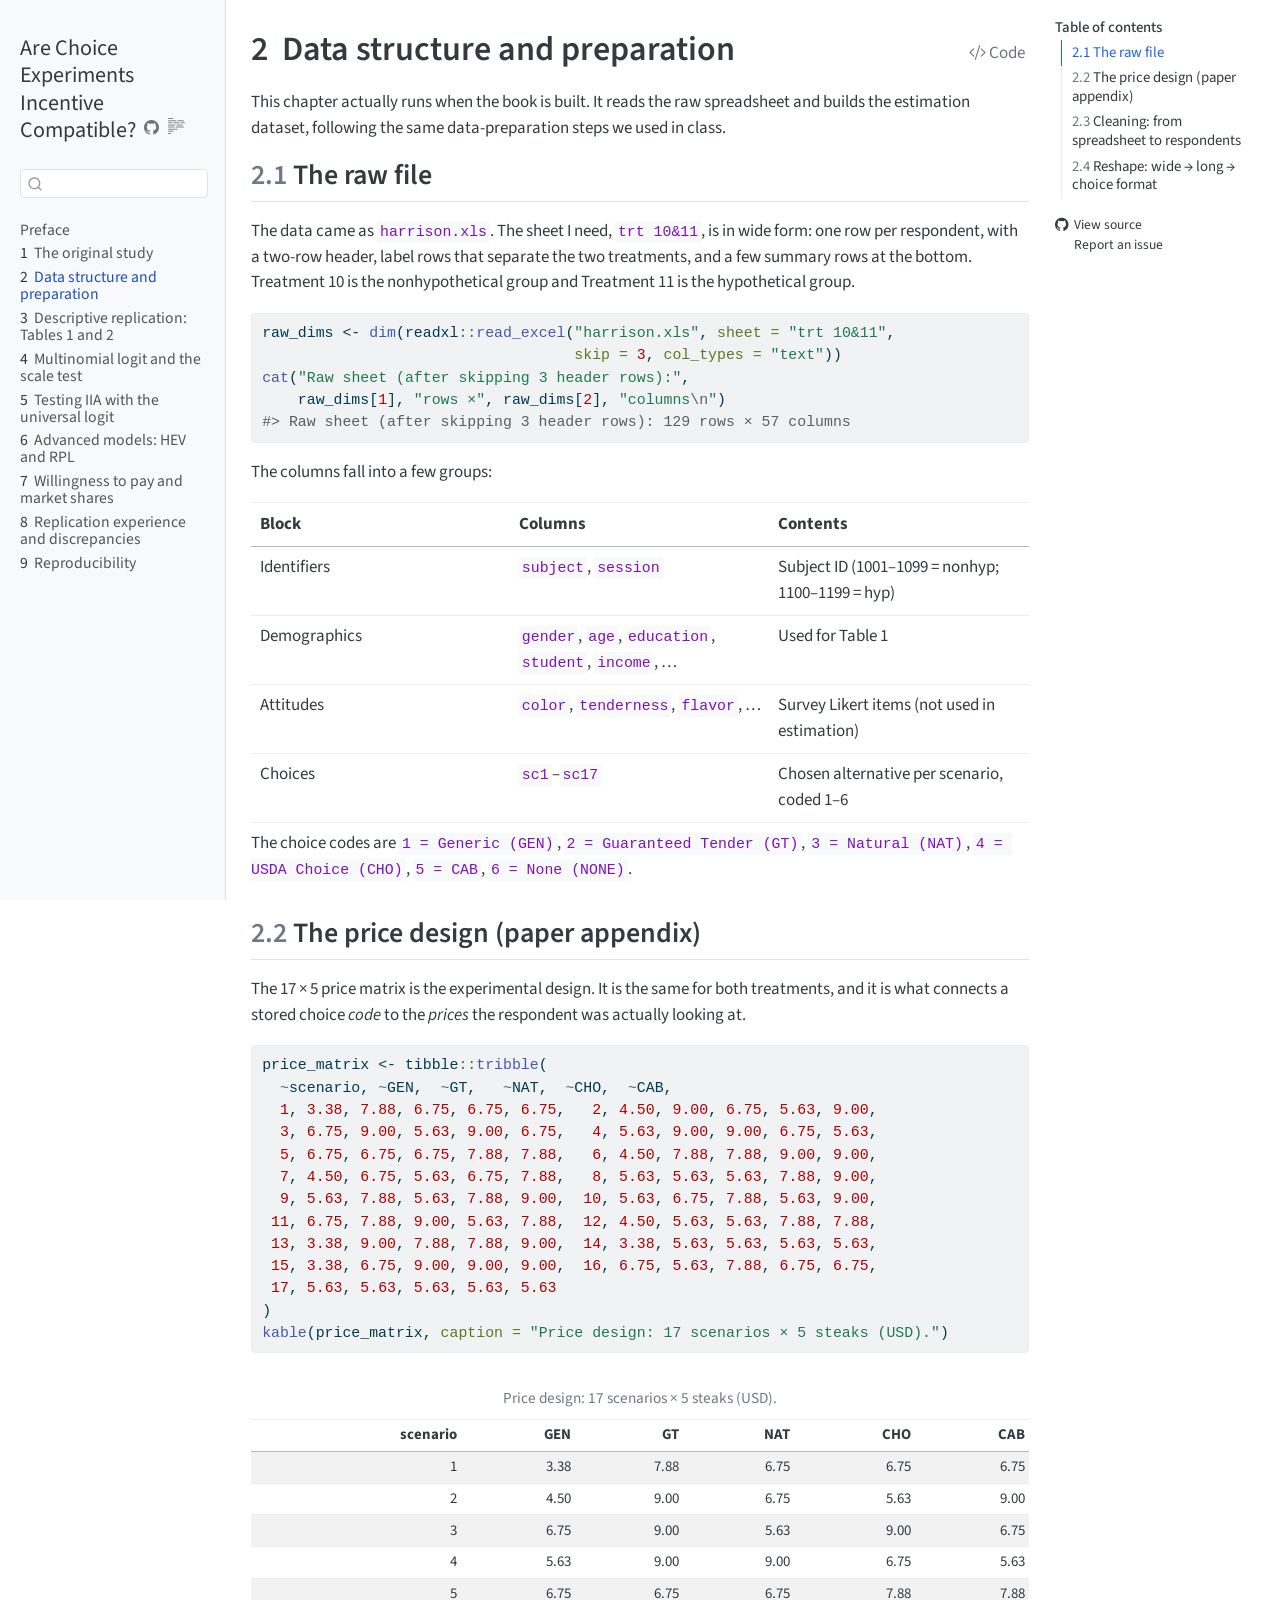
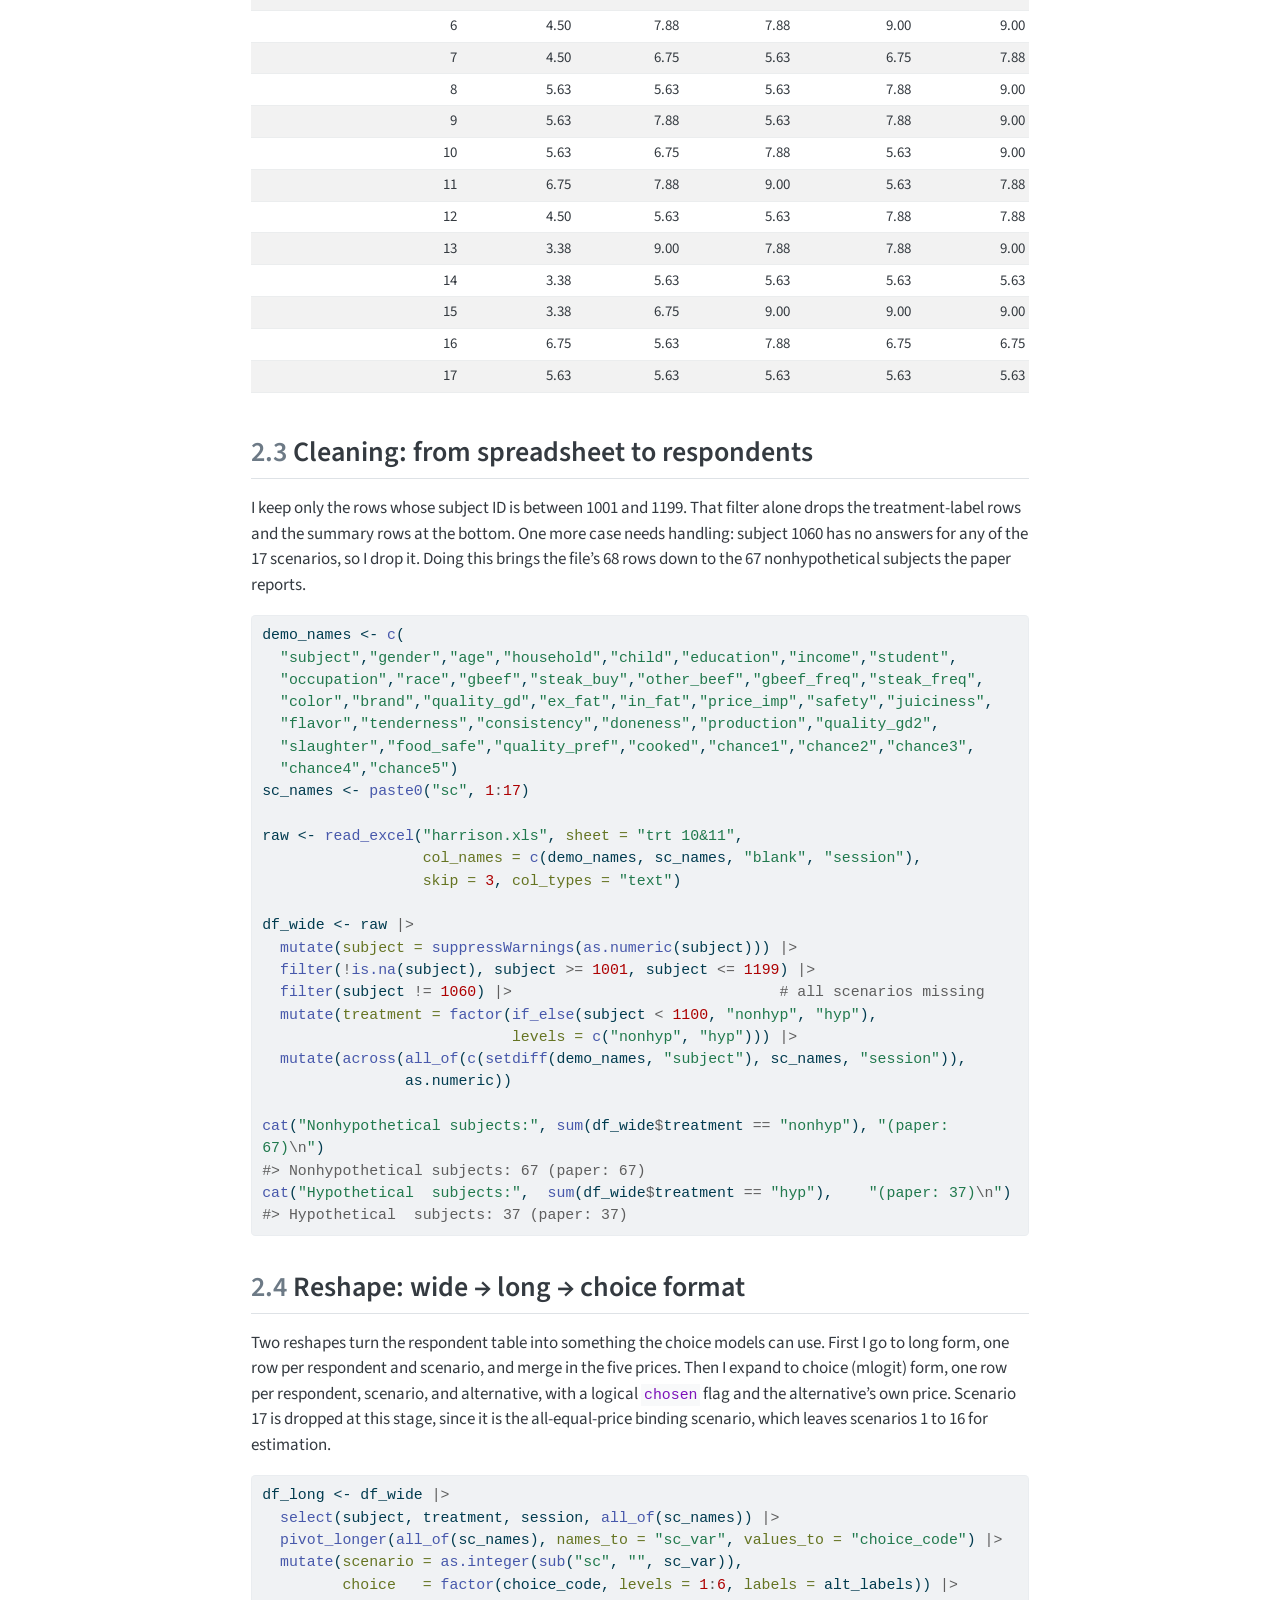
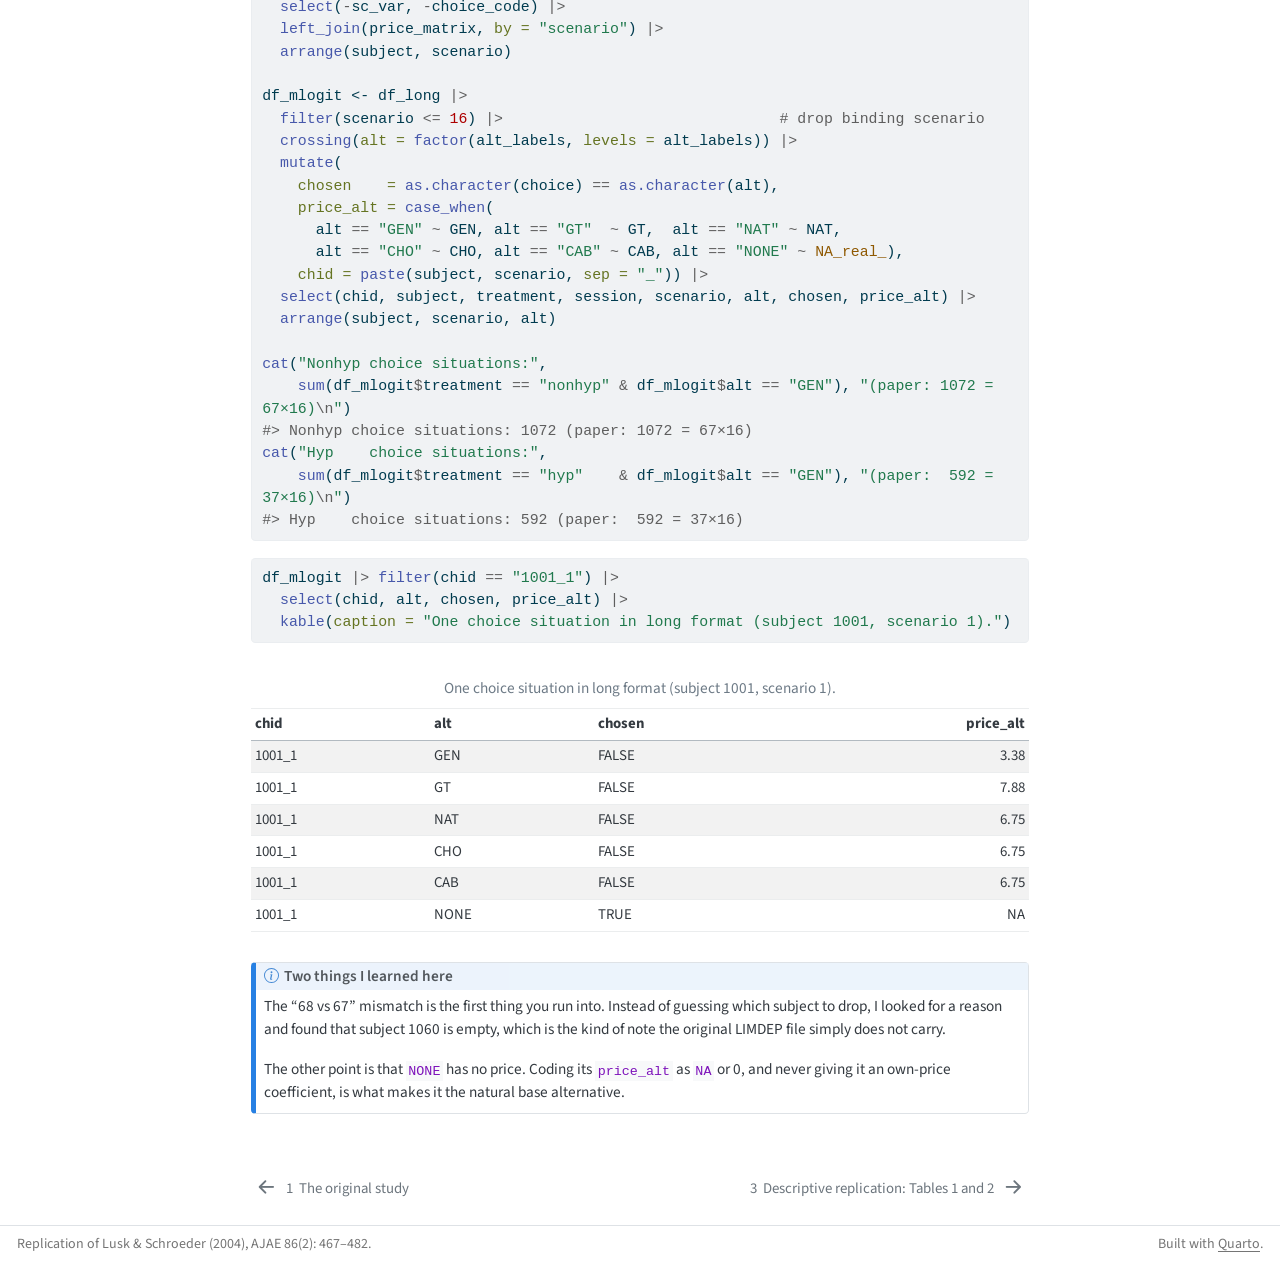
<file: docs/02-data.html>
<!DOCTYPE html>
<html xmlns="http://www.w3.org/1999/xhtml" lang="en" xml:lang="en"><head>

<meta charset="utf-8">
<meta name="generator" content="quarto-1.4.555">

<meta name="viewport" content="width=device-width, initial-scale=1.0, user-scalable=yes">


<title>Are Choice Experiments Incentive Compatible? - 2&nbsp; Data structure and preparation</title>
<style>
code{white-space: pre-wrap;}
span.smallcaps{font-variant: small-caps;}
div.columns{display: flex; gap: min(4vw, 1.5em);}
div.column{flex: auto; overflow-x: auto;}
div.hanging-indent{margin-left: 1.5em; text-indent: -1.5em;}
ul.task-list{list-style: none;}
ul.task-list li input[type="checkbox"] {
  width: 0.8em;
  margin: 0 0.8em 0.2em -1em; /* quarto-specific, see https://github.com/quarto-dev/quarto-cli/issues/4556 */ 
  vertical-align: middle;
}
/* CSS for syntax highlighting */
pre > code.sourceCode { white-space: pre; position: relative; }
pre > code.sourceCode > span { line-height: 1.25; }
pre > code.sourceCode > span:empty { height: 1.2em; }
.sourceCode { overflow: visible; }
code.sourceCode > span { color: inherit; text-decoration: inherit; }
div.sourceCode { margin: 1em 0; }
pre.sourceCode { margin: 0; }
@media screen {
div.sourceCode { overflow: auto; }
}
@media print {
pre > code.sourceCode { white-space: pre-wrap; }
pre > code.sourceCode > span { text-indent: -5em; padding-left: 5em; }
}
pre.numberSource code
  { counter-reset: source-line 0; }
pre.numberSource code > span
  { position: relative; left: -4em; counter-increment: source-line; }
pre.numberSource code > span > a:first-child::before
  { content: counter(source-line);
    position: relative; left: -1em; text-align: right; vertical-align: baseline;
    border: none; display: inline-block;
    -webkit-touch-callout: none; -webkit-user-select: none;
    -khtml-user-select: none; -moz-user-select: none;
    -ms-user-select: none; user-select: none;
    padding: 0 4px; width: 4em;
  }
pre.numberSource { margin-left: 3em;  padding-left: 4px; }
div.sourceCode
  {   }
@media screen {
pre > code.sourceCode > span > a:first-child::before { text-decoration: underline; }
}
</style>


<script src="site_libs/quarto-nav/quarto-nav.js"></script>
<script src="site_libs/quarto-nav/headroom.min.js"></script>
<script src="site_libs/clipboard/clipboard.min.js"></script>
<script src="site_libs/quarto-search/autocomplete.umd.js"></script>
<script src="site_libs/quarto-search/fuse.min.js"></script>
<script src="site_libs/quarto-search/quarto-search.js"></script>
<meta name="quarto:offset" content="./">
<link href="./03-descriptives.html" rel="next">
<link href="./01-original-study.html" rel="prev">
<script src="site_libs/quarto-html/quarto.js"></script>
<script src="site_libs/quarto-html/popper.min.js"></script>
<script src="site_libs/quarto-html/tippy.umd.min.js"></script>
<script src="site_libs/quarto-html/anchor.min.js"></script>
<link href="site_libs/quarto-html/tippy.css" rel="stylesheet">
<link href="site_libs/quarto-html/quarto-syntax-highlighting.css" rel="stylesheet" id="quarto-text-highlighting-styles">
<script src="site_libs/bootstrap/bootstrap.min.js"></script>
<link href="site_libs/bootstrap/bootstrap-icons.css" rel="stylesheet">
<link href="site_libs/bootstrap/bootstrap.min.css" rel="stylesheet" id="quarto-bootstrap" data-mode="light">
<script id="quarto-search-options" type="application/json">{
  "location": "sidebar",
  "copy-button": false,
  "collapse-after": 3,
  "panel-placement": "start",
  "type": "textbox",
  "limit": 50,
  "keyboard-shortcut": [
    "f",
    "/",
    "s"
  ],
  "show-item-context": false,
  "language": {
    "search-no-results-text": "No results",
    "search-matching-documents-text": "matching documents",
    "search-copy-link-title": "Copy link to search",
    "search-hide-matches-text": "Hide additional matches",
    "search-more-match-text": "more match in this document",
    "search-more-matches-text": "more matches in this document",
    "search-clear-button-title": "Clear",
    "search-text-placeholder": "",
    "search-detached-cancel-button-title": "Cancel",
    "search-submit-button-title": "Submit",
    "search-label": "Search"
  }
}</script>


</head>

<body class="nav-sidebar docked">

<div id="quarto-search-results"></div>
  <header id="quarto-header" class="headroom fixed-top">
  <nav class="quarto-secondary-nav">
    <div class="container-fluid d-flex">
      <button type="button" class="quarto-btn-toggle btn" data-bs-toggle="collapse" data-bs-target=".quarto-sidebar-collapse-item" aria-controls="quarto-sidebar" aria-expanded="false" aria-label="Toggle sidebar navigation" onclick="if (window.quartoToggleHeadroom) { window.quartoToggleHeadroom(); }">
        <i class="bi bi-layout-text-sidebar-reverse"></i>
      </button>
        <nav class="quarto-page-breadcrumbs" aria-label="breadcrumb"><ol class="breadcrumb"><li class="breadcrumb-item"><a href="./02-data.html"><span class="chapter-number">2</span>&nbsp; <span class="chapter-title">Data structure and preparation</span></a></li></ol></nav>
        <a class="flex-grow-1" role="button" data-bs-toggle="collapse" data-bs-target=".quarto-sidebar-collapse-item" aria-controls="quarto-sidebar" aria-expanded="false" aria-label="Toggle sidebar navigation" onclick="if (window.quartoToggleHeadroom) { window.quartoToggleHeadroom(); }">      
        </a>
      <button type="button" class="btn quarto-search-button" aria-label="" onclick="window.quartoOpenSearch();">
        <i class="bi bi-search"></i>
      </button>
    </div>
  </nav>
</header>
<!-- content -->
<div id="quarto-content" class="quarto-container page-columns page-rows-contents page-layout-article">
<!-- sidebar -->
  <nav id="quarto-sidebar" class="sidebar collapse collapse-horizontal quarto-sidebar-collapse-item sidebar-navigation docked overflow-auto">
    <div class="pt-lg-2 mt-2 text-left sidebar-header">
    <div class="sidebar-title mb-0 py-0">
      <a href="./">Are Choice Experiments Incentive Compatible?</a> 
        <div class="sidebar-tools-main">
    <a href="https://github.com/JunJie-Chang/ADCA-replication" title="Source Code" class="quarto-navigation-tool px-1" aria-label="Source Code"><i class="bi bi-github"></i></a>
  <a href="" class="quarto-reader-toggle quarto-navigation-tool px-1" onclick="window.quartoToggleReader(); return false;" title="Toggle reader mode">
  <div class="quarto-reader-toggle-btn">
  <i class="bi"></i>
  </div>
</a>
</div>
    </div>
      </div>
        <div class="mt-2 flex-shrink-0 align-items-center">
        <div class="sidebar-search">
        <div id="quarto-search" class="" title="Search"></div>
        </div>
        </div>
    <div class="sidebar-menu-container"> 
    <ul class="list-unstyled mt-1">
        <li class="sidebar-item">
  <div class="sidebar-item-container"> 
  <a href="./index.html" class="sidebar-item-text sidebar-link">
 <span class="menu-text">Preface</span></a>
  </div>
</li>
        <li class="sidebar-item">
  <div class="sidebar-item-container"> 
  <a href="./01-original-study.html" class="sidebar-item-text sidebar-link">
 <span class="menu-text"><span class="chapter-number">1</span>&nbsp; <span class="chapter-title">The original study</span></span></a>
  </div>
</li>
        <li class="sidebar-item">
  <div class="sidebar-item-container"> 
  <a href="./02-data.html" class="sidebar-item-text sidebar-link active">
 <span class="menu-text"><span class="chapter-number">2</span>&nbsp; <span class="chapter-title">Data structure and preparation</span></span></a>
  </div>
</li>
        <li class="sidebar-item">
  <div class="sidebar-item-container"> 
  <a href="./03-descriptives.html" class="sidebar-item-text sidebar-link">
 <span class="menu-text"><span class="chapter-number">3</span>&nbsp; <span class="chapter-title">Descriptive replication: Tables 1 and 2</span></span></a>
  </div>
</li>
        <li class="sidebar-item">
  <div class="sidebar-item-container"> 
  <a href="./04-mnl.html" class="sidebar-item-text sidebar-link">
 <span class="menu-text"><span class="chapter-number">4</span>&nbsp; <span class="chapter-title">Multinomial logit and the scale test</span></span></a>
  </div>
</li>
        <li class="sidebar-item">
  <div class="sidebar-item-container"> 
  <a href="./05-iia.html" class="sidebar-item-text sidebar-link">
 <span class="menu-text"><span class="chapter-number">5</span>&nbsp; <span class="chapter-title">Testing IIA with the universal logit</span></span></a>
  </div>
</li>
        <li class="sidebar-item">
  <div class="sidebar-item-container"> 
  <a href="./06-advanced-models.html" class="sidebar-item-text sidebar-link">
 <span class="menu-text"><span class="chapter-number">6</span>&nbsp; <span class="chapter-title">Advanced models: HEV and RPL</span></span></a>
  </div>
</li>
        <li class="sidebar-item">
  <div class="sidebar-item-container"> 
  <a href="./07-wtp-figure.html" class="sidebar-item-text sidebar-link">
 <span class="menu-text"><span class="chapter-number">7</span>&nbsp; <span class="chapter-title">Willingness to pay and market shares</span></span></a>
  </div>
</li>
        <li class="sidebar-item">
  <div class="sidebar-item-container"> 
  <a href="./08-discrepancies.html" class="sidebar-item-text sidebar-link">
 <span class="menu-text"><span class="chapter-number">8</span>&nbsp; <span class="chapter-title">Replication experience and discrepancies</span></span></a>
  </div>
</li>
        <li class="sidebar-item">
  <div class="sidebar-item-container"> 
  <a href="./09-reproducibility.html" class="sidebar-item-text sidebar-link">
 <span class="menu-text"><span class="chapter-number">9</span>&nbsp; <span class="chapter-title">Reproducibility</span></span></a>
  </div>
</li>
    </ul>
    </div>
</nav>
<div id="quarto-sidebar-glass" class="quarto-sidebar-collapse-item" data-bs-toggle="collapse" data-bs-target=".quarto-sidebar-collapse-item"></div>
<!-- margin-sidebar -->
    <div id="quarto-margin-sidebar" class="sidebar margin-sidebar">
        <nav id="TOC" role="doc-toc" class="toc-active">
    <h2 id="toc-title">Table of contents</h2>
   
  <ul>
  <li><a href="#the-raw-file" id="toc-the-raw-file" class="nav-link active" data-scroll-target="#the-raw-file"><span class="header-section-number">2.1</span> The raw file</a></li>
  <li><a href="#the-price-design-paper-appendix" id="toc-the-price-design-paper-appendix" class="nav-link" data-scroll-target="#the-price-design-paper-appendix"><span class="header-section-number">2.2</span> The price design (paper appendix)</a></li>
  <li><a href="#cleaning-from-spreadsheet-to-respondents" id="toc-cleaning-from-spreadsheet-to-respondents" class="nav-link" data-scroll-target="#cleaning-from-spreadsheet-to-respondents"><span class="header-section-number">2.3</span> Cleaning: from spreadsheet to respondents</a></li>
  <li><a href="#reshape-wide-long-choice-format" id="toc-reshape-wide-long-choice-format" class="nav-link" data-scroll-target="#reshape-wide-long-choice-format"><span class="header-section-number">2.4</span> Reshape: wide → long → choice format</a></li>
  </ul>
<div class="toc-actions"><ul><li><a href="https://github.com/JunJie-Chang/ADCA-replication/blob/main/02-data.qmd" class="toc-action"><i class="bi bi-github"></i>View source</a></li><li><a href="https://github.com/JunJie-Chang/ADCA-replication/issues/new" class="toc-action"><i class="bi empty"></i>Report an issue</a></li></ul></div></nav>
    </div>
<!-- main -->
<main class="content" id="quarto-document-content">

<header id="title-block-header" class="quarto-title-block default">
<div class="quarto-title">
<div class="quarto-title-block"><div><h1 class="title"><span id="sec-data" class="quarto-section-identifier"><span class="chapter-number">2</span>&nbsp; <span class="chapter-title">Data structure and preparation</span></span></h1><button type="button" class="btn code-tools-button" id="quarto-code-tools-source"><i class="bi"></i> Code</button></div></div>
</div>



<div class="quarto-title-meta">

    
  
    
  </div>
  


</header>


<p>This chapter actually runs when the book is built. It reads the raw spreadsheet and builds the estimation dataset, following the same data-preparation steps we used in class.</p>
<section id="the-raw-file" class="level2" data-number="2.1">
<h2 data-number="2.1" class="anchored" data-anchor-id="the-raw-file"><span class="header-section-number">2.1</span> The raw file</h2>
<p>The data came as <code>harrison.xls</code>. The sheet I need, <code>trt 10&amp;11</code>, is in wide form: one row per respondent, with a two-row header, label rows that separate the two treatments, and a few summary rows at the bottom. Treatment 10 is the nonhypothetical group and Treatment 11 is the hypothetical group.</p>
<div class="cell" data-layout-align="center">
<div class="sourceCode cell-code" id="cb1"><pre class="sourceCode r code-with-copy"><code class="sourceCode r"><span id="cb1-1"><a href="#cb1-1" aria-hidden="true" tabindex="-1"></a>raw_dims <span class="ot">&lt;-</span> <span class="fu">dim</span>(readxl<span class="sc">::</span><span class="fu">read_excel</span>(<span class="st">"harrison.xls"</span>, <span class="at">sheet =</span> <span class="st">"trt 10&amp;11"</span>,</span>
<span id="cb1-2"><a href="#cb1-2" aria-hidden="true" tabindex="-1"></a>                                   <span class="at">skip =</span> <span class="dv">3</span>, <span class="at">col_types =</span> <span class="st">"text"</span>))</span>
<span id="cb1-3"><a href="#cb1-3" aria-hidden="true" tabindex="-1"></a><span class="fu">cat</span>(<span class="st">"Raw sheet (after skipping 3 header rows):"</span>,</span>
<span id="cb1-4"><a href="#cb1-4" aria-hidden="true" tabindex="-1"></a>    raw_dims[<span class="dv">1</span>], <span class="st">"rows ×"</span>, raw_dims[<span class="dv">2</span>], <span class="st">"columns</span><span class="sc">\n</span><span class="st">"</span>)</span>
<span id="cb1-5"><a href="#cb1-5" aria-hidden="true" tabindex="-1"></a><span class="co">#&gt; Raw sheet (after skipping 3 header rows): 129 rows × 57 columns</span></span></code><button title="Copy to Clipboard" class="code-copy-button"><i class="bi"></i></button></pre></div>
</div>
<p>The columns fall into a few groups:</p>
<table class="caption-top table">
<colgroup>
<col style="width: 33%">
<col style="width: 33%">
<col style="width: 33%">
</colgroup>
<thead>
<tr class="header">
<th>Block</th>
<th>Columns</th>
<th>Contents</th>
</tr>
</thead>
<tbody>
<tr class="odd">
<td>Identifiers</td>
<td><code>subject</code>, <code>session</code></td>
<td>Subject ID (1001–1099 = nonhyp; 1100–1199 = hyp)</td>
</tr>
<tr class="even">
<td>Demographics</td>
<td><code>gender</code>, <code>age</code>, <code>education</code>, <code>student</code>, <code>income</code>, …</td>
<td>Used for Table 1</td>
</tr>
<tr class="odd">
<td>Attitudes</td>
<td><code>color</code>, <code>tenderness</code>, <code>flavor</code>, …</td>
<td>Survey Likert items (not used in estimation)</td>
</tr>
<tr class="even">
<td>Choices</td>
<td><code>sc1</code>–<code>sc17</code></td>
<td>Chosen alternative per scenario, coded 1–6</td>
</tr>
</tbody>
</table>
<p>The choice codes are <code>1 = Generic (GEN)</code>, <code>2 = Guaranteed Tender (GT)</code>, <code>3 = Natural (NAT)</code>, <code>4 = USDA Choice (CHO)</code>, <code>5 = CAB</code>, <code>6 = None (NONE)</code>.</p>
</section>
<section id="the-price-design-paper-appendix" class="level2" data-number="2.2">
<h2 data-number="2.2" class="anchored" data-anchor-id="the-price-design-paper-appendix"><span class="header-section-number">2.2</span> The price design (paper appendix)</h2>
<p>The 17 × 5 price matrix is the experimental design. It is the same for both treatments, and it is what connects a stored choice <em>code</em> to the <em>prices</em> the respondent was actually looking at.</p>
<div class="cell" data-layout-align="center">
<div class="sourceCode cell-code" id="cb2"><pre class="sourceCode r code-with-copy"><code class="sourceCode r"><span id="cb2-1"><a href="#cb2-1" aria-hidden="true" tabindex="-1"></a>price_matrix <span class="ot">&lt;-</span> tibble<span class="sc">::</span><span class="fu">tribble</span>(</span>
<span id="cb2-2"><a href="#cb2-2" aria-hidden="true" tabindex="-1"></a>  <span class="sc">~</span>scenario, <span class="sc">~</span>GEN,  <span class="sc">~</span>GT,   <span class="sc">~</span>NAT,  <span class="sc">~</span>CHO,  <span class="sc">~</span>CAB,</span>
<span id="cb2-3"><a href="#cb2-3" aria-hidden="true" tabindex="-1"></a>  <span class="dv">1</span>, <span class="fl">3.38</span>, <span class="fl">7.88</span>, <span class="fl">6.75</span>, <span class="fl">6.75</span>, <span class="fl">6.75</span>,   <span class="dv">2</span>, <span class="fl">4.50</span>, <span class="fl">9.00</span>, <span class="fl">6.75</span>, <span class="fl">5.63</span>, <span class="fl">9.00</span>,</span>
<span id="cb2-4"><a href="#cb2-4" aria-hidden="true" tabindex="-1"></a>  <span class="dv">3</span>, <span class="fl">6.75</span>, <span class="fl">9.00</span>, <span class="fl">5.63</span>, <span class="fl">9.00</span>, <span class="fl">6.75</span>,   <span class="dv">4</span>, <span class="fl">5.63</span>, <span class="fl">9.00</span>, <span class="fl">9.00</span>, <span class="fl">6.75</span>, <span class="fl">5.63</span>,</span>
<span id="cb2-5"><a href="#cb2-5" aria-hidden="true" tabindex="-1"></a>  <span class="dv">5</span>, <span class="fl">6.75</span>, <span class="fl">6.75</span>, <span class="fl">6.75</span>, <span class="fl">7.88</span>, <span class="fl">7.88</span>,   <span class="dv">6</span>, <span class="fl">4.50</span>, <span class="fl">7.88</span>, <span class="fl">7.88</span>, <span class="fl">9.00</span>, <span class="fl">9.00</span>,</span>
<span id="cb2-6"><a href="#cb2-6" aria-hidden="true" tabindex="-1"></a>  <span class="dv">7</span>, <span class="fl">4.50</span>, <span class="fl">6.75</span>, <span class="fl">5.63</span>, <span class="fl">6.75</span>, <span class="fl">7.88</span>,   <span class="dv">8</span>, <span class="fl">5.63</span>, <span class="fl">5.63</span>, <span class="fl">5.63</span>, <span class="fl">7.88</span>, <span class="fl">9.00</span>,</span>
<span id="cb2-7"><a href="#cb2-7" aria-hidden="true" tabindex="-1"></a>  <span class="dv">9</span>, <span class="fl">5.63</span>, <span class="fl">7.88</span>, <span class="fl">5.63</span>, <span class="fl">7.88</span>, <span class="fl">9.00</span>,  <span class="dv">10</span>, <span class="fl">5.63</span>, <span class="fl">6.75</span>, <span class="fl">7.88</span>, <span class="fl">5.63</span>, <span class="fl">9.00</span>,</span>
<span id="cb2-8"><a href="#cb2-8" aria-hidden="true" tabindex="-1"></a> <span class="dv">11</span>, <span class="fl">6.75</span>, <span class="fl">7.88</span>, <span class="fl">9.00</span>, <span class="fl">5.63</span>, <span class="fl">7.88</span>,  <span class="dv">12</span>, <span class="fl">4.50</span>, <span class="fl">5.63</span>, <span class="fl">5.63</span>, <span class="fl">7.88</span>, <span class="fl">7.88</span>,</span>
<span id="cb2-9"><a href="#cb2-9" aria-hidden="true" tabindex="-1"></a> <span class="dv">13</span>, <span class="fl">3.38</span>, <span class="fl">9.00</span>, <span class="fl">7.88</span>, <span class="fl">7.88</span>, <span class="fl">9.00</span>,  <span class="dv">14</span>, <span class="fl">3.38</span>, <span class="fl">5.63</span>, <span class="fl">5.63</span>, <span class="fl">5.63</span>, <span class="fl">5.63</span>,</span>
<span id="cb2-10"><a href="#cb2-10" aria-hidden="true" tabindex="-1"></a> <span class="dv">15</span>, <span class="fl">3.38</span>, <span class="fl">6.75</span>, <span class="fl">9.00</span>, <span class="fl">9.00</span>, <span class="fl">9.00</span>,  <span class="dv">16</span>, <span class="fl">6.75</span>, <span class="fl">5.63</span>, <span class="fl">7.88</span>, <span class="fl">6.75</span>, <span class="fl">6.75</span>,</span>
<span id="cb2-11"><a href="#cb2-11" aria-hidden="true" tabindex="-1"></a> <span class="dv">17</span>, <span class="fl">5.63</span>, <span class="fl">5.63</span>, <span class="fl">5.63</span>, <span class="fl">5.63</span>, <span class="fl">5.63</span></span>
<span id="cb2-12"><a href="#cb2-12" aria-hidden="true" tabindex="-1"></a>)</span>
<span id="cb2-13"><a href="#cb2-13" aria-hidden="true" tabindex="-1"></a><span class="fu">kable</span>(price_matrix, <span class="at">caption =</span> <span class="st">"Price design: 17 scenarios × 5 steaks (USD)."</span>)</span></code><button title="Copy to Clipboard" class="code-copy-button"><i class="bi"></i></button></pre></div>
<div class="cell-output-display">
<table class="caption-top table table-sm table-striped small">
<caption>Price design: 17 scenarios × 5 steaks (USD).</caption>
<thead>
<tr class="header">
<th style="text-align: right;">scenario</th>
<th style="text-align: right;">GEN</th>
<th style="text-align: right;">GT</th>
<th style="text-align: right;">NAT</th>
<th style="text-align: right;">CHO</th>
<th style="text-align: right;">CAB</th>
</tr>
</thead>
<tbody>
<tr class="odd">
<td style="text-align: right;">1</td>
<td style="text-align: right;">3.38</td>
<td style="text-align: right;">7.88</td>
<td style="text-align: right;">6.75</td>
<td style="text-align: right;">6.75</td>
<td style="text-align: right;">6.75</td>
</tr>
<tr class="even">
<td style="text-align: right;">2</td>
<td style="text-align: right;">4.50</td>
<td style="text-align: right;">9.00</td>
<td style="text-align: right;">6.75</td>
<td style="text-align: right;">5.63</td>
<td style="text-align: right;">9.00</td>
</tr>
<tr class="odd">
<td style="text-align: right;">3</td>
<td style="text-align: right;">6.75</td>
<td style="text-align: right;">9.00</td>
<td style="text-align: right;">5.63</td>
<td style="text-align: right;">9.00</td>
<td style="text-align: right;">6.75</td>
</tr>
<tr class="even">
<td style="text-align: right;">4</td>
<td style="text-align: right;">5.63</td>
<td style="text-align: right;">9.00</td>
<td style="text-align: right;">9.00</td>
<td style="text-align: right;">6.75</td>
<td style="text-align: right;">5.63</td>
</tr>
<tr class="odd">
<td style="text-align: right;">5</td>
<td style="text-align: right;">6.75</td>
<td style="text-align: right;">6.75</td>
<td style="text-align: right;">6.75</td>
<td style="text-align: right;">7.88</td>
<td style="text-align: right;">7.88</td>
</tr>
<tr class="even">
<td style="text-align: right;">6</td>
<td style="text-align: right;">4.50</td>
<td style="text-align: right;">7.88</td>
<td style="text-align: right;">7.88</td>
<td style="text-align: right;">9.00</td>
<td style="text-align: right;">9.00</td>
</tr>
<tr class="odd">
<td style="text-align: right;">7</td>
<td style="text-align: right;">4.50</td>
<td style="text-align: right;">6.75</td>
<td style="text-align: right;">5.63</td>
<td style="text-align: right;">6.75</td>
<td style="text-align: right;">7.88</td>
</tr>
<tr class="even">
<td style="text-align: right;">8</td>
<td style="text-align: right;">5.63</td>
<td style="text-align: right;">5.63</td>
<td style="text-align: right;">5.63</td>
<td style="text-align: right;">7.88</td>
<td style="text-align: right;">9.00</td>
</tr>
<tr class="odd">
<td style="text-align: right;">9</td>
<td style="text-align: right;">5.63</td>
<td style="text-align: right;">7.88</td>
<td style="text-align: right;">5.63</td>
<td style="text-align: right;">7.88</td>
<td style="text-align: right;">9.00</td>
</tr>
<tr class="even">
<td style="text-align: right;">10</td>
<td style="text-align: right;">5.63</td>
<td style="text-align: right;">6.75</td>
<td style="text-align: right;">7.88</td>
<td style="text-align: right;">5.63</td>
<td style="text-align: right;">9.00</td>
</tr>
<tr class="odd">
<td style="text-align: right;">11</td>
<td style="text-align: right;">6.75</td>
<td style="text-align: right;">7.88</td>
<td style="text-align: right;">9.00</td>
<td style="text-align: right;">5.63</td>
<td style="text-align: right;">7.88</td>
</tr>
<tr class="even">
<td style="text-align: right;">12</td>
<td style="text-align: right;">4.50</td>
<td style="text-align: right;">5.63</td>
<td style="text-align: right;">5.63</td>
<td style="text-align: right;">7.88</td>
<td style="text-align: right;">7.88</td>
</tr>
<tr class="odd">
<td style="text-align: right;">13</td>
<td style="text-align: right;">3.38</td>
<td style="text-align: right;">9.00</td>
<td style="text-align: right;">7.88</td>
<td style="text-align: right;">7.88</td>
<td style="text-align: right;">9.00</td>
</tr>
<tr class="even">
<td style="text-align: right;">14</td>
<td style="text-align: right;">3.38</td>
<td style="text-align: right;">5.63</td>
<td style="text-align: right;">5.63</td>
<td style="text-align: right;">5.63</td>
<td style="text-align: right;">5.63</td>
</tr>
<tr class="odd">
<td style="text-align: right;">15</td>
<td style="text-align: right;">3.38</td>
<td style="text-align: right;">6.75</td>
<td style="text-align: right;">9.00</td>
<td style="text-align: right;">9.00</td>
<td style="text-align: right;">9.00</td>
</tr>
<tr class="even">
<td style="text-align: right;">16</td>
<td style="text-align: right;">6.75</td>
<td style="text-align: right;">5.63</td>
<td style="text-align: right;">7.88</td>
<td style="text-align: right;">6.75</td>
<td style="text-align: right;">6.75</td>
</tr>
<tr class="odd">
<td style="text-align: right;">17</td>
<td style="text-align: right;">5.63</td>
<td style="text-align: right;">5.63</td>
<td style="text-align: right;">5.63</td>
<td style="text-align: right;">5.63</td>
<td style="text-align: right;">5.63</td>
</tr>
</tbody>
</table>
</div>
</div>
</section>
<section id="cleaning-from-spreadsheet-to-respondents" class="level2" data-number="2.3">
<h2 data-number="2.3" class="anchored" data-anchor-id="cleaning-from-spreadsheet-to-respondents"><span class="header-section-number">2.3</span> Cleaning: from spreadsheet to respondents</h2>
<p>I keep only the rows whose subject ID is between 1001 and 1199. That filter alone drops the treatment-label rows and the summary rows at the bottom. One more case needs handling: subject 1060 has no answers for any of the 17 scenarios, so I drop it. Doing this brings the file’s 68 rows down to the 67 nonhypothetical subjects the paper reports.</p>
<div class="cell" data-layout-align="center">
<div class="sourceCode cell-code" id="cb3"><pre class="sourceCode r code-with-copy"><code class="sourceCode r"><span id="cb3-1"><a href="#cb3-1" aria-hidden="true" tabindex="-1"></a>demo_names <span class="ot">&lt;-</span> <span class="fu">c</span>(</span>
<span id="cb3-2"><a href="#cb3-2" aria-hidden="true" tabindex="-1"></a>  <span class="st">"subject"</span>,<span class="st">"gender"</span>,<span class="st">"age"</span>,<span class="st">"household"</span>,<span class="st">"child"</span>,<span class="st">"education"</span>,<span class="st">"income"</span>,<span class="st">"student"</span>,</span>
<span id="cb3-3"><a href="#cb3-3" aria-hidden="true" tabindex="-1"></a>  <span class="st">"occupation"</span>,<span class="st">"race"</span>,<span class="st">"gbeef"</span>,<span class="st">"steak_buy"</span>,<span class="st">"other_beef"</span>,<span class="st">"gbeef_freq"</span>,<span class="st">"steak_freq"</span>,</span>
<span id="cb3-4"><a href="#cb3-4" aria-hidden="true" tabindex="-1"></a>  <span class="st">"color"</span>,<span class="st">"brand"</span>,<span class="st">"quality_gd"</span>,<span class="st">"ex_fat"</span>,<span class="st">"in_fat"</span>,<span class="st">"price_imp"</span>,<span class="st">"safety"</span>,<span class="st">"juiciness"</span>,</span>
<span id="cb3-5"><a href="#cb3-5" aria-hidden="true" tabindex="-1"></a>  <span class="st">"flavor"</span>,<span class="st">"tenderness"</span>,<span class="st">"consistency"</span>,<span class="st">"doneness"</span>,<span class="st">"production"</span>,<span class="st">"quality_gd2"</span>,</span>
<span id="cb3-6"><a href="#cb3-6" aria-hidden="true" tabindex="-1"></a>  <span class="st">"slaughter"</span>,<span class="st">"food_safe"</span>,<span class="st">"quality_pref"</span>,<span class="st">"cooked"</span>,<span class="st">"chance1"</span>,<span class="st">"chance2"</span>,<span class="st">"chance3"</span>,</span>
<span id="cb3-7"><a href="#cb3-7" aria-hidden="true" tabindex="-1"></a>  <span class="st">"chance4"</span>,<span class="st">"chance5"</span>)</span>
<span id="cb3-8"><a href="#cb3-8" aria-hidden="true" tabindex="-1"></a>sc_names <span class="ot">&lt;-</span> <span class="fu">paste0</span>(<span class="st">"sc"</span>, <span class="dv">1</span><span class="sc">:</span><span class="dv">17</span>)</span>
<span id="cb3-9"><a href="#cb3-9" aria-hidden="true" tabindex="-1"></a></span>
<span id="cb3-10"><a href="#cb3-10" aria-hidden="true" tabindex="-1"></a>raw <span class="ot">&lt;-</span> <span class="fu">read_excel</span>(<span class="st">"harrison.xls"</span>, <span class="at">sheet =</span> <span class="st">"trt 10&amp;11"</span>,</span>
<span id="cb3-11"><a href="#cb3-11" aria-hidden="true" tabindex="-1"></a>                  <span class="at">col_names =</span> <span class="fu">c</span>(demo_names, sc_names, <span class="st">"blank"</span>, <span class="st">"session"</span>),</span>
<span id="cb3-12"><a href="#cb3-12" aria-hidden="true" tabindex="-1"></a>                  <span class="at">skip =</span> <span class="dv">3</span>, <span class="at">col_types =</span> <span class="st">"text"</span>)</span>
<span id="cb3-13"><a href="#cb3-13" aria-hidden="true" tabindex="-1"></a></span>
<span id="cb3-14"><a href="#cb3-14" aria-hidden="true" tabindex="-1"></a>df_wide <span class="ot">&lt;-</span> raw <span class="sc">|&gt;</span></span>
<span id="cb3-15"><a href="#cb3-15" aria-hidden="true" tabindex="-1"></a>  <span class="fu">mutate</span>(<span class="at">subject =</span> <span class="fu">suppressWarnings</span>(<span class="fu">as.numeric</span>(subject))) <span class="sc">|&gt;</span></span>
<span id="cb3-16"><a href="#cb3-16" aria-hidden="true" tabindex="-1"></a>  <span class="fu">filter</span>(<span class="sc">!</span><span class="fu">is.na</span>(subject), subject <span class="sc">&gt;=</span> <span class="dv">1001</span>, subject <span class="sc">&lt;=</span> <span class="dv">1199</span>) <span class="sc">|&gt;</span></span>
<span id="cb3-17"><a href="#cb3-17" aria-hidden="true" tabindex="-1"></a>  <span class="fu">filter</span>(subject <span class="sc">!=</span> <span class="dv">1060</span>) <span class="sc">|&gt;</span>                              <span class="co"># all scenarios missing</span></span>
<span id="cb3-18"><a href="#cb3-18" aria-hidden="true" tabindex="-1"></a>  <span class="fu">mutate</span>(<span class="at">treatment =</span> <span class="fu">factor</span>(<span class="fu">if_else</span>(subject <span class="sc">&lt;</span> <span class="dv">1100</span>, <span class="st">"nonhyp"</span>, <span class="st">"hyp"</span>),</span>
<span id="cb3-19"><a href="#cb3-19" aria-hidden="true" tabindex="-1"></a>                            <span class="at">levels =</span> <span class="fu">c</span>(<span class="st">"nonhyp"</span>, <span class="st">"hyp"</span>))) <span class="sc">|&gt;</span></span>
<span id="cb3-20"><a href="#cb3-20" aria-hidden="true" tabindex="-1"></a>  <span class="fu">mutate</span>(<span class="fu">across</span>(<span class="fu">all_of</span>(<span class="fu">c</span>(<span class="fu">setdiff</span>(demo_names, <span class="st">"subject"</span>), sc_names, <span class="st">"session"</span>)),</span>
<span id="cb3-21"><a href="#cb3-21" aria-hidden="true" tabindex="-1"></a>                as.numeric))</span>
<span id="cb3-22"><a href="#cb3-22" aria-hidden="true" tabindex="-1"></a></span>
<span id="cb3-23"><a href="#cb3-23" aria-hidden="true" tabindex="-1"></a><span class="fu">cat</span>(<span class="st">"Nonhypothetical subjects:"</span>, <span class="fu">sum</span>(df_wide<span class="sc">$</span>treatment <span class="sc">==</span> <span class="st">"nonhyp"</span>), <span class="st">"(paper: 67)</span><span class="sc">\n</span><span class="st">"</span>)</span>
<span id="cb3-24"><a href="#cb3-24" aria-hidden="true" tabindex="-1"></a><span class="co">#&gt; Nonhypothetical subjects: 67 (paper: 67)</span></span>
<span id="cb3-25"><a href="#cb3-25" aria-hidden="true" tabindex="-1"></a><span class="fu">cat</span>(<span class="st">"Hypothetical  subjects:"</span>,  <span class="fu">sum</span>(df_wide<span class="sc">$</span>treatment <span class="sc">==</span> <span class="st">"hyp"</span>),    <span class="st">"(paper: 37)</span><span class="sc">\n</span><span class="st">"</span>)</span>
<span id="cb3-26"><a href="#cb3-26" aria-hidden="true" tabindex="-1"></a><span class="co">#&gt; Hypothetical  subjects: 37 (paper: 37)</span></span></code><button title="Copy to Clipboard" class="code-copy-button"><i class="bi"></i></button></pre></div>
</div>
</section>
<section id="reshape-wide-long-choice-format" class="level2" data-number="2.4">
<h2 data-number="2.4" class="anchored" data-anchor-id="reshape-wide-long-choice-format"><span class="header-section-number">2.4</span> Reshape: wide → long → choice format</h2>
<p>Two reshapes turn the respondent table into something the choice models can use. First I go to long form, one row per respondent and scenario, and merge in the five prices. Then I expand to choice (mlogit) form, one row per respondent, scenario, and alternative, with a logical <code>chosen</code> flag and the alternative’s own price. Scenario 17 is dropped at this stage, since it is the all-equal-price binding scenario, which leaves scenarios 1 to 16 for estimation.</p>
<div class="cell" data-layout-align="center">
<div class="sourceCode cell-code" id="cb4"><pre class="sourceCode r code-with-copy"><code class="sourceCode r"><span id="cb4-1"><a href="#cb4-1" aria-hidden="true" tabindex="-1"></a>df_long <span class="ot">&lt;-</span> df_wide <span class="sc">|&gt;</span></span>
<span id="cb4-2"><a href="#cb4-2" aria-hidden="true" tabindex="-1"></a>  <span class="fu">select</span>(subject, treatment, session, <span class="fu">all_of</span>(sc_names)) <span class="sc">|&gt;</span></span>
<span id="cb4-3"><a href="#cb4-3" aria-hidden="true" tabindex="-1"></a>  <span class="fu">pivot_longer</span>(<span class="fu">all_of</span>(sc_names), <span class="at">names_to =</span> <span class="st">"sc_var"</span>, <span class="at">values_to =</span> <span class="st">"choice_code"</span>) <span class="sc">|&gt;</span></span>
<span id="cb4-4"><a href="#cb4-4" aria-hidden="true" tabindex="-1"></a>  <span class="fu">mutate</span>(<span class="at">scenario =</span> <span class="fu">as.integer</span>(<span class="fu">sub</span>(<span class="st">"sc"</span>, <span class="st">""</span>, sc_var)),</span>
<span id="cb4-5"><a href="#cb4-5" aria-hidden="true" tabindex="-1"></a>         <span class="at">choice   =</span> <span class="fu">factor</span>(choice_code, <span class="at">levels =</span> <span class="dv">1</span><span class="sc">:</span><span class="dv">6</span>, <span class="at">labels =</span> alt_labels)) <span class="sc">|&gt;</span></span>
<span id="cb4-6"><a href="#cb4-6" aria-hidden="true" tabindex="-1"></a>  <span class="fu">select</span>(<span class="sc">-</span>sc_var, <span class="sc">-</span>choice_code) <span class="sc">|&gt;</span></span>
<span id="cb4-7"><a href="#cb4-7" aria-hidden="true" tabindex="-1"></a>  <span class="fu">left_join</span>(price_matrix, <span class="at">by =</span> <span class="st">"scenario"</span>) <span class="sc">|&gt;</span></span>
<span id="cb4-8"><a href="#cb4-8" aria-hidden="true" tabindex="-1"></a>  <span class="fu">arrange</span>(subject, scenario)</span>
<span id="cb4-9"><a href="#cb4-9" aria-hidden="true" tabindex="-1"></a></span>
<span id="cb4-10"><a href="#cb4-10" aria-hidden="true" tabindex="-1"></a>df_mlogit <span class="ot">&lt;-</span> df_long <span class="sc">|&gt;</span></span>
<span id="cb4-11"><a href="#cb4-11" aria-hidden="true" tabindex="-1"></a>  <span class="fu">filter</span>(scenario <span class="sc">&lt;=</span> <span class="dv">16</span>) <span class="sc">|&gt;</span>                               <span class="co"># drop binding scenario</span></span>
<span id="cb4-12"><a href="#cb4-12" aria-hidden="true" tabindex="-1"></a>  <span class="fu">crossing</span>(<span class="at">alt =</span> <span class="fu">factor</span>(alt_labels, <span class="at">levels =</span> alt_labels)) <span class="sc">|&gt;</span></span>
<span id="cb4-13"><a href="#cb4-13" aria-hidden="true" tabindex="-1"></a>  <span class="fu">mutate</span>(</span>
<span id="cb4-14"><a href="#cb4-14" aria-hidden="true" tabindex="-1"></a>    <span class="at">chosen    =</span> <span class="fu">as.character</span>(choice) <span class="sc">==</span> <span class="fu">as.character</span>(alt),</span>
<span id="cb4-15"><a href="#cb4-15" aria-hidden="true" tabindex="-1"></a>    <span class="at">price_alt =</span> <span class="fu">case_when</span>(</span>
<span id="cb4-16"><a href="#cb4-16" aria-hidden="true" tabindex="-1"></a>      alt <span class="sc">==</span> <span class="st">"GEN"</span> <span class="sc">~</span> GEN, alt <span class="sc">==</span> <span class="st">"GT"</span>  <span class="sc">~</span> GT,  alt <span class="sc">==</span> <span class="st">"NAT"</span> <span class="sc">~</span> NAT,</span>
<span id="cb4-17"><a href="#cb4-17" aria-hidden="true" tabindex="-1"></a>      alt <span class="sc">==</span> <span class="st">"CHO"</span> <span class="sc">~</span> CHO, alt <span class="sc">==</span> <span class="st">"CAB"</span> <span class="sc">~</span> CAB, alt <span class="sc">==</span> <span class="st">"NONE"</span> <span class="sc">~</span> <span class="cn">NA_real_</span>),</span>
<span id="cb4-18"><a href="#cb4-18" aria-hidden="true" tabindex="-1"></a>    <span class="at">chid =</span> <span class="fu">paste</span>(subject, scenario, <span class="at">sep =</span> <span class="st">"_"</span>)) <span class="sc">|&gt;</span></span>
<span id="cb4-19"><a href="#cb4-19" aria-hidden="true" tabindex="-1"></a>  <span class="fu">select</span>(chid, subject, treatment, session, scenario, alt, chosen, price_alt) <span class="sc">|&gt;</span></span>
<span id="cb4-20"><a href="#cb4-20" aria-hidden="true" tabindex="-1"></a>  <span class="fu">arrange</span>(subject, scenario, alt)</span>
<span id="cb4-21"><a href="#cb4-21" aria-hidden="true" tabindex="-1"></a></span>
<span id="cb4-22"><a href="#cb4-22" aria-hidden="true" tabindex="-1"></a><span class="fu">cat</span>(<span class="st">"Nonhyp choice situations:"</span>,</span>
<span id="cb4-23"><a href="#cb4-23" aria-hidden="true" tabindex="-1"></a>    <span class="fu">sum</span>(df_mlogit<span class="sc">$</span>treatment <span class="sc">==</span> <span class="st">"nonhyp"</span> <span class="sc">&amp;</span> df_mlogit<span class="sc">$</span>alt <span class="sc">==</span> <span class="st">"GEN"</span>), <span class="st">"(paper: 1072 = 67×16)</span><span class="sc">\n</span><span class="st">"</span>)</span>
<span id="cb4-24"><a href="#cb4-24" aria-hidden="true" tabindex="-1"></a><span class="co">#&gt; Nonhyp choice situations: 1072 (paper: 1072 = 67×16)</span></span>
<span id="cb4-25"><a href="#cb4-25" aria-hidden="true" tabindex="-1"></a><span class="fu">cat</span>(<span class="st">"Hyp    choice situations:"</span>,</span>
<span id="cb4-26"><a href="#cb4-26" aria-hidden="true" tabindex="-1"></a>    <span class="fu">sum</span>(df_mlogit<span class="sc">$</span>treatment <span class="sc">==</span> <span class="st">"hyp"</span>    <span class="sc">&amp;</span> df_mlogit<span class="sc">$</span>alt <span class="sc">==</span> <span class="st">"GEN"</span>), <span class="st">"(paper:  592 = 37×16)</span><span class="sc">\n</span><span class="st">"</span>)</span>
<span id="cb4-27"><a href="#cb4-27" aria-hidden="true" tabindex="-1"></a><span class="co">#&gt; Hyp    choice situations: 592 (paper:  592 = 37×16)</span></span></code><button title="Copy to Clipboard" class="code-copy-button"><i class="bi"></i></button></pre></div>
</div>
<div class="cell" data-layout-align="center">
<div class="sourceCode cell-code" id="cb5"><pre class="sourceCode r code-with-copy"><code class="sourceCode r"><span id="cb5-1"><a href="#cb5-1" aria-hidden="true" tabindex="-1"></a>df_mlogit <span class="sc">|&gt;</span> <span class="fu">filter</span>(chid <span class="sc">==</span> <span class="st">"1001_1"</span>) <span class="sc">|&gt;</span></span>
<span id="cb5-2"><a href="#cb5-2" aria-hidden="true" tabindex="-1"></a>  <span class="fu">select</span>(chid, alt, chosen, price_alt) <span class="sc">|&gt;</span></span>
<span id="cb5-3"><a href="#cb5-3" aria-hidden="true" tabindex="-1"></a>  <span class="fu">kable</span>(<span class="at">caption =</span> <span class="st">"One choice situation in long format (subject 1001, scenario 1)."</span>)</span></code><button title="Copy to Clipboard" class="code-copy-button"><i class="bi"></i></button></pre></div>
<div class="cell-output-display">
<table class="caption-top table table-sm table-striped small">
<caption>One choice situation in long format (subject 1001, scenario 1).</caption>
<thead>
<tr class="header">
<th style="text-align: left;">chid</th>
<th style="text-align: left;">alt</th>
<th style="text-align: left;">chosen</th>
<th style="text-align: right;">price_alt</th>
</tr>
</thead>
<tbody>
<tr class="odd">
<td style="text-align: left;">1001_1</td>
<td style="text-align: left;">GEN</td>
<td style="text-align: left;">FALSE</td>
<td style="text-align: right;">3.38</td>
</tr>
<tr class="even">
<td style="text-align: left;">1001_1</td>
<td style="text-align: left;">GT</td>
<td style="text-align: left;">FALSE</td>
<td style="text-align: right;">7.88</td>
</tr>
<tr class="odd">
<td style="text-align: left;">1001_1</td>
<td style="text-align: left;">NAT</td>
<td style="text-align: left;">FALSE</td>
<td style="text-align: right;">6.75</td>
</tr>
<tr class="even">
<td style="text-align: left;">1001_1</td>
<td style="text-align: left;">CHO</td>
<td style="text-align: left;">FALSE</td>
<td style="text-align: right;">6.75</td>
</tr>
<tr class="odd">
<td style="text-align: left;">1001_1</td>
<td style="text-align: left;">CAB</td>
<td style="text-align: left;">FALSE</td>
<td style="text-align: right;">6.75</td>
</tr>
<tr class="even">
<td style="text-align: left;">1001_1</td>
<td style="text-align: left;">NONE</td>
<td style="text-align: left;">TRUE</td>
<td style="text-align: right;">NA</td>
</tr>
</tbody>
</table>
</div>
</div>
<div class="callout callout-style-default callout-note callout-titled">
<div class="callout-header d-flex align-content-center">
<div class="callout-icon-container">
<i class="callout-icon"></i>
</div>
<div class="callout-title-container flex-fill">
Two things I learned here
</div>
</div>
<div class="callout-body-container callout-body">
<p>The “68 vs 67” mismatch is the first thing you run into. Instead of guessing which subject to drop, I looked for a reason and found that subject 1060 is empty, which is the kind of note the original LIMDEP file simply does not carry.</p>
<p>The other point is that <code>NONE</code> has no price. Coding its <code>price_alt</code> as <code>NA</code> or 0, and never giving it an own-price coefficient, is what makes it the natural base alternative.</p>
</div>
</div>


<!-- -->

</section>

</main> <!-- /main -->
<script id="quarto-html-after-body" type="application/javascript">
window.document.addEventListener("DOMContentLoaded", function (event) {
  const toggleBodyColorMode = (bsSheetEl) => {
    const mode = bsSheetEl.getAttribute("data-mode");
    const bodyEl = window.document.querySelector("body");
    if (mode === "dark") {
      bodyEl.classList.add("quarto-dark");
      bodyEl.classList.remove("quarto-light");
    } else {
      bodyEl.classList.add("quarto-light");
      bodyEl.classList.remove("quarto-dark");
    }
  }
  const toggleBodyColorPrimary = () => {
    const bsSheetEl = window.document.querySelector("link#quarto-bootstrap");
    if (bsSheetEl) {
      toggleBodyColorMode(bsSheetEl);
    }
  }
  toggleBodyColorPrimary();  
  const icon = "";
  const anchorJS = new window.AnchorJS();
  anchorJS.options = {
    placement: 'right',
    icon: icon
  };
  anchorJS.add('.anchored');
  const isCodeAnnotation = (el) => {
    for (const clz of el.classList) {
      if (clz.startsWith('code-annotation-')) {                     
        return true;
      }
    }
    return false;
  }
  const clipboard = new window.ClipboardJS('.code-copy-button', {
    text: function(trigger) {
      const codeEl = trigger.previousElementSibling.cloneNode(true);
      for (const childEl of codeEl.children) {
        if (isCodeAnnotation(childEl)) {
          childEl.remove();
        }
      }
      return codeEl.innerText;
    }
  });
  clipboard.on('success', function(e) {
    // button target
    const button = e.trigger;
    // don't keep focus
    button.blur();
    // flash "checked"
    button.classList.add('code-copy-button-checked');
    var currentTitle = button.getAttribute("title");
    button.setAttribute("title", "Copied!");
    let tooltip;
    if (window.bootstrap) {
      button.setAttribute("data-bs-toggle", "tooltip");
      button.setAttribute("data-bs-placement", "left");
      button.setAttribute("data-bs-title", "Copied!");
      tooltip = new bootstrap.Tooltip(button, 
        { trigger: "manual", 
          customClass: "code-copy-button-tooltip",
          offset: [0, -8]});
      tooltip.show();    
    }
    setTimeout(function() {
      if (tooltip) {
        tooltip.hide();
        button.removeAttribute("data-bs-title");
        button.removeAttribute("data-bs-toggle");
        button.removeAttribute("data-bs-placement");
      }
      button.setAttribute("title", currentTitle);
      button.classList.remove('code-copy-button-checked');
    }, 1000);
    // clear code selection
    e.clearSelection();
  });
  const viewSource = window.document.getElementById('quarto-view-source') ||
                     window.document.getElementById('quarto-code-tools-source');
  if (viewSource) {
    const sourceUrl = viewSource.getAttribute("data-quarto-source-url");
    viewSource.addEventListener("click", function(e) {
      if (sourceUrl) {
        // rstudio viewer pane
        if (/\bcapabilities=\b/.test(window.location)) {
          window.open(sourceUrl);
        } else {
          window.location.href = sourceUrl;
        }
      } else {
        const modal = new bootstrap.Modal(document.getElementById('quarto-embedded-source-code-modal'));
        modal.show();
      }
      return false;
    });
  }
  function toggleCodeHandler(show) {
    return function(e) {
      const detailsSrc = window.document.querySelectorAll(".cell > details > .sourceCode");
      for (let i=0; i<detailsSrc.length; i++) {
        const details = detailsSrc[i].parentElement;
        if (show) {
          details.open = true;
        } else {
          details.removeAttribute("open");
        }
      }
      const cellCodeDivs = window.document.querySelectorAll(".cell > .sourceCode");
      const fromCls = show ? "hidden" : "unhidden";
      const toCls = show ? "unhidden" : "hidden";
      for (let i=0; i<cellCodeDivs.length; i++) {
        const codeDiv = cellCodeDivs[i];
        if (codeDiv.classList.contains(fromCls)) {
          codeDiv.classList.remove(fromCls);
          codeDiv.classList.add(toCls);
        } 
      }
      return false;
    }
  }
  const hideAllCode = window.document.getElementById("quarto-hide-all-code");
  if (hideAllCode) {
    hideAllCode.addEventListener("click", toggleCodeHandler(false));
  }
  const showAllCode = window.document.getElementById("quarto-show-all-code");
  if (showAllCode) {
    showAllCode.addEventListener("click", toggleCodeHandler(true));
  }
    var localhostRegex = new RegExp(/^(?:http|https):\/\/localhost\:?[0-9]*\//);
    var mailtoRegex = new RegExp(/^mailto:/);
      var filterRegex = new RegExp('/' + window.location.host + '/');
    var isInternal = (href) => {
        return filterRegex.test(href) || localhostRegex.test(href) || mailtoRegex.test(href);
    }
    // Inspect non-navigation links and adorn them if external
 	var links = window.document.querySelectorAll('a[href]:not(.nav-link):not(.navbar-brand):not(.toc-action):not(.sidebar-link):not(.sidebar-item-toggle):not(.pagination-link):not(.no-external):not([aria-hidden]):not(.dropdown-item):not(.quarto-navigation-tool)');
    for (var i=0; i<links.length; i++) {
      const link = links[i];
      if (!isInternal(link.href)) {
        // undo the damage that might have been done by quarto-nav.js in the case of
        // links that we want to consider external
        if (link.dataset.originalHref !== undefined) {
          link.href = link.dataset.originalHref;
        }
      }
    }
  function tippyHover(el, contentFn, onTriggerFn, onUntriggerFn) {
    const config = {
      allowHTML: true,
      maxWidth: 500,
      delay: 100,
      arrow: false,
      appendTo: function(el) {
          return el.parentElement;
      },
      interactive: true,
      interactiveBorder: 10,
      theme: 'quarto',
      placement: 'bottom-start',
    };
    if (contentFn) {
      config.content = contentFn;
    }
    if (onTriggerFn) {
      config.onTrigger = onTriggerFn;
    }
    if (onUntriggerFn) {
      config.onUntrigger = onUntriggerFn;
    }
    window.tippy(el, config); 
  }
  const noterefs = window.document.querySelectorAll('a[role="doc-noteref"]');
  for (var i=0; i<noterefs.length; i++) {
    const ref = noterefs[i];
    tippyHover(ref, function() {
      // use id or data attribute instead here
      let href = ref.getAttribute('data-footnote-href') || ref.getAttribute('href');
      try { href = new URL(href).hash; } catch {}
      const id = href.replace(/^#\/?/, "");
      const note = window.document.getElementById(id);
      if (note) {
        return note.innerHTML;
      } else {
        return "";
      }
    });
  }
  const xrefs = window.document.querySelectorAll('a.quarto-xref');
  const processXRef = (id, note) => {
    // Strip column container classes
    const stripColumnClz = (el) => {
      el.classList.remove("page-full", "page-columns");
      if (el.children) {
        for (const child of el.children) {
          stripColumnClz(child);
        }
      }
    }
    stripColumnClz(note)
    if (id === null || id.startsWith('sec-')) {
      // Special case sections, only their first couple elements
      const container = document.createElement("div");
      if (note.children && note.children.length > 2) {
        container.appendChild(note.children[0].cloneNode(true));
        for (let i = 1; i < note.children.length; i++) {
          const child = note.children[i];
          if (child.tagName === "P" && child.innerText === "") {
            continue;
          } else {
            container.appendChild(child.cloneNode(true));
            break;
          }
        }
        if (window.Quarto?.typesetMath) {
          window.Quarto.typesetMath(container);
        }
        return container.innerHTML
      } else {
        if (window.Quarto?.typesetMath) {
          window.Quarto.typesetMath(note);
        }
        return note.innerHTML;
      }
    } else {
      // Remove any anchor links if they are present
      const anchorLink = note.querySelector('a.anchorjs-link');
      if (anchorLink) {
        anchorLink.remove();
      }
      if (window.Quarto?.typesetMath) {
        window.Quarto.typesetMath(note);
      }
      // TODO in 1.5, we should make sure this works without a callout special case
      if (note.classList.contains("callout")) {
        return note.outerHTML;
      } else {
        return note.innerHTML;
      }
    }
  }
  for (var i=0; i<xrefs.length; i++) {
    const xref = xrefs[i];
    tippyHover(xref, undefined, function(instance) {
      instance.disable();
      let url = xref.getAttribute('href');
      let hash = undefined; 
      if (url.startsWith('#')) {
        hash = url;
      } else {
        try { hash = new URL(url).hash; } catch {}
      }
      if (hash) {
        const id = hash.replace(/^#\/?/, "");
        const note = window.document.getElementById(id);
        if (note !== null) {
          try {
            const html = processXRef(id, note.cloneNode(true));
            instance.setContent(html);
          } finally {
            instance.enable();
            instance.show();
          }
        } else {
          // See if we can fetch this
          fetch(url.split('#')[0])
          .then(res => res.text())
          .then(html => {
            const parser = new DOMParser();
            const htmlDoc = parser.parseFromString(html, "text/html");
            const note = htmlDoc.getElementById(id);
            if (note !== null) {
              const html = processXRef(id, note);
              instance.setContent(html);
            } 
          }).finally(() => {
            instance.enable();
            instance.show();
          });
        }
      } else {
        // See if we can fetch a full url (with no hash to target)
        // This is a special case and we should probably do some content thinning / targeting
        fetch(url)
        .then(res => res.text())
        .then(html => {
          const parser = new DOMParser();
          const htmlDoc = parser.parseFromString(html, "text/html");
          const note = htmlDoc.querySelector('main.content');
          if (note !== null) {
            // This should only happen for chapter cross references
            // (since there is no id in the URL)
            // remove the first header
            if (note.children.length > 0 && note.children[0].tagName === "HEADER") {
              note.children[0].remove();
            }
            const html = processXRef(null, note);
            instance.setContent(html);
          } 
        }).finally(() => {
          instance.enable();
          instance.show();
        });
      }
    }, function(instance) {
    });
  }
      let selectedAnnoteEl;
      const selectorForAnnotation = ( cell, annotation) => {
        let cellAttr = 'data-code-cell="' + cell + '"';
        let lineAttr = 'data-code-annotation="' +  annotation + '"';
        const selector = 'span[' + cellAttr + '][' + lineAttr + ']';
        return selector;
      }
      const selectCodeLines = (annoteEl) => {
        const doc = window.document;
        const targetCell = annoteEl.getAttribute("data-target-cell");
        const targetAnnotation = annoteEl.getAttribute("data-target-annotation");
        const annoteSpan = window.document.querySelector(selectorForAnnotation(targetCell, targetAnnotation));
        const lines = annoteSpan.getAttribute("data-code-lines").split(",");
        const lineIds = lines.map((line) => {
          return targetCell + "-" + line;
        })
        let top = null;
        let height = null;
        let parent = null;
        if (lineIds.length > 0) {
            //compute the position of the single el (top and bottom and make a div)
            const el = window.document.getElementById(lineIds[0]);
            top = el.offsetTop;
            height = el.offsetHeight;
            parent = el.parentElement.parentElement;
          if (lineIds.length > 1) {
            const lastEl = window.document.getElementById(lineIds[lineIds.length - 1]);
            const bottom = lastEl.offsetTop + lastEl.offsetHeight;
            height = bottom - top;
          }
          if (top !== null && height !== null && parent !== null) {
            // cook up a div (if necessary) and position it 
            let div = window.document.getElementById("code-annotation-line-highlight");
            if (div === null) {
              div = window.document.createElement("div");
              div.setAttribute("id", "code-annotation-line-highlight");
              div.style.position = 'absolute';
              parent.appendChild(div);
            }
            div.style.top = top - 2 + "px";
            div.style.height = height + 4 + "px";
            div.style.left = 0;
            let gutterDiv = window.document.getElementById("code-annotation-line-highlight-gutter");
            if (gutterDiv === null) {
              gutterDiv = window.document.createElement("div");
              gutterDiv.setAttribute("id", "code-annotation-line-highlight-gutter");
              gutterDiv.style.position = 'absolute';
              const codeCell = window.document.getElementById(targetCell);
              const gutter = codeCell.querySelector('.code-annotation-gutter');
              gutter.appendChild(gutterDiv);
            }
            gutterDiv.style.top = top - 2 + "px";
            gutterDiv.style.height = height + 4 + "px";
          }
          selectedAnnoteEl = annoteEl;
        }
      };
      const unselectCodeLines = () => {
        const elementsIds = ["code-annotation-line-highlight", "code-annotation-line-highlight-gutter"];
        elementsIds.forEach((elId) => {
          const div = window.document.getElementById(elId);
          if (div) {
            div.remove();
          }
        });
        selectedAnnoteEl = undefined;
      };
        // Handle positioning of the toggle
    window.addEventListener(
      "resize",
      throttle(() => {
        elRect = undefined;
        if (selectedAnnoteEl) {
          selectCodeLines(selectedAnnoteEl);
        }
      }, 10)
    );
    function throttle(fn, ms) {
    let throttle = false;
    let timer;
      return (...args) => {
        if(!throttle) { // first call gets through
            fn.apply(this, args);
            throttle = true;
        } else { // all the others get throttled
            if(timer) clearTimeout(timer); // cancel #2
            timer = setTimeout(() => {
              fn.apply(this, args);
              timer = throttle = false;
            }, ms);
        }
      };
    }
      // Attach click handler to the DT
      const annoteDls = window.document.querySelectorAll('dt[data-target-cell]');
      for (const annoteDlNode of annoteDls) {
        annoteDlNode.addEventListener('click', (event) => {
          const clickedEl = event.target;
          if (clickedEl !== selectedAnnoteEl) {
            unselectCodeLines();
            const activeEl = window.document.querySelector('dt[data-target-cell].code-annotation-active');
            if (activeEl) {
              activeEl.classList.remove('code-annotation-active');
            }
            selectCodeLines(clickedEl);
            clickedEl.classList.add('code-annotation-active');
          } else {
            // Unselect the line
            unselectCodeLines();
            clickedEl.classList.remove('code-annotation-active');
          }
        });
      }
  const findCites = (el) => {
    const parentEl = el.parentElement;
    if (parentEl) {
      const cites = parentEl.dataset.cites;
      if (cites) {
        return {
          el,
          cites: cites.split(' ')
        };
      } else {
        return findCites(el.parentElement)
      }
    } else {
      return undefined;
    }
  };
  var bibliorefs = window.document.querySelectorAll('a[role="doc-biblioref"]');
  for (var i=0; i<bibliorefs.length; i++) {
    const ref = bibliorefs[i];
    const citeInfo = findCites(ref);
    if (citeInfo) {
      tippyHover(citeInfo.el, function() {
        var popup = window.document.createElement('div');
        citeInfo.cites.forEach(function(cite) {
          var citeDiv = window.document.createElement('div');
          citeDiv.classList.add('hanging-indent');
          citeDiv.classList.add('csl-entry');
          var biblioDiv = window.document.getElementById('ref-' + cite);
          if (biblioDiv) {
            citeDiv.innerHTML = biblioDiv.innerHTML;
          }
          popup.appendChild(citeDiv);
        });
        return popup.innerHTML;
      });
    }
  }
});
</script>
<nav class="page-navigation">
  <div class="nav-page nav-page-previous">
      <a href="./01-original-study.html" class="pagination-link" aria-label="The original study">
        <i class="bi bi-arrow-left-short"></i> <span class="nav-page-text"><span class="chapter-number">1</span>&nbsp; <span class="chapter-title">The original study</span></span>
      </a>          
  </div>
  <div class="nav-page nav-page-next">
      <a href="./03-descriptives.html" class="pagination-link" aria-label="Descriptive replication: Tables 1 and 2">
        <span class="nav-page-text"><span class="chapter-number">3</span>&nbsp; <span class="chapter-title">Descriptive replication: Tables 1 and 2</span></span> <i class="bi bi-arrow-right-short"></i>
      </a>
  </div>
</nav><div class="modal fade" id="quarto-embedded-source-code-modal" tabindex="-1" aria-labelledby="quarto-embedded-source-code-modal-label" aria-hidden="true"><div class="modal-dialog modal-dialog-scrollable"><div class="modal-content"><div class="modal-header"><h5 class="modal-title" id="quarto-embedded-source-code-modal-label">Source Code</h5><button class="btn-close" data-bs-dismiss="modal"></button></div><div class="modal-body"><div class="">
<div class="sourceCode" id="cb6" data-shortcodes="false"><pre class="sourceCode markdown code-with-copy"><code class="sourceCode markdown"><span id="cb6-1"><a href="#cb6-1" aria-hidden="true" tabindex="-1"></a><span class="fu"># Data structure and preparation {#sec-data}</span></span>
<span id="cb6-2"><a href="#cb6-2" aria-hidden="true" tabindex="-1"></a></span>
<span id="cb6-5"><a href="#cb6-5" aria-hidden="true" tabindex="-1"></a><span class="in">```{r}</span></span>
<span id="cb6-6"><a href="#cb6-6" aria-hidden="true" tabindex="-1"></a><span class="co">#| include: false</span></span>
<span id="cb6-7"><a href="#cb6-7" aria-hidden="true" tabindex="-1"></a><span class="fu">source</span>(<span class="st">"_common.R"</span>)</span>
<span id="cb6-8"><a href="#cb6-8" aria-hidden="true" tabindex="-1"></a><span class="in">```</span></span>
<span id="cb6-9"><a href="#cb6-9" aria-hidden="true" tabindex="-1"></a></span>
<span id="cb6-10"><a href="#cb6-10" aria-hidden="true" tabindex="-1"></a>This chapter actually runs when the book is built. It reads the raw spreadsheet</span>
<span id="cb6-11"><a href="#cb6-11" aria-hidden="true" tabindex="-1"></a>and builds the estimation dataset, following the same data-preparation steps we</span>
<span id="cb6-12"><a href="#cb6-12" aria-hidden="true" tabindex="-1"></a>used in class.</span>
<span id="cb6-13"><a href="#cb6-13" aria-hidden="true" tabindex="-1"></a></span>
<span id="cb6-14"><a href="#cb6-14" aria-hidden="true" tabindex="-1"></a><span class="fu">## The raw file</span></span>
<span id="cb6-15"><a href="#cb6-15" aria-hidden="true" tabindex="-1"></a></span>
<span id="cb6-16"><a href="#cb6-16" aria-hidden="true" tabindex="-1"></a>The data came as <span class="in">`harrison.xls`</span>. The sheet I need, <span class="in">`trt 10&amp;11`</span>, is in wide form:</span>
<span id="cb6-17"><a href="#cb6-17" aria-hidden="true" tabindex="-1"></a>one row per respondent, with a two-row header, label rows that separate the two</span>
<span id="cb6-18"><a href="#cb6-18" aria-hidden="true" tabindex="-1"></a>treatments, and a few summary rows at the bottom. Treatment 10 is the</span>
<span id="cb6-19"><a href="#cb6-19" aria-hidden="true" tabindex="-1"></a>nonhypothetical group and Treatment 11 is the hypothetical group.</span>
<span id="cb6-20"><a href="#cb6-20" aria-hidden="true" tabindex="-1"></a></span>
<span id="cb6-21"><a href="#cb6-21" aria-hidden="true" tabindex="-1"></a><span class="in">```{r raw-peek}</span></span>
<span id="cb6-22"><a href="#cb6-22" aria-hidden="true" tabindex="-1"></a><span class="in">raw_dims &lt;- dim(readxl::read_excel("harrison.xls", sheet = "trt 10&amp;11",</span></span>
<span id="cb6-23"><a href="#cb6-23" aria-hidden="true" tabindex="-1"></a><span class="in">                                   skip = 3, col_types = "text"))</span></span>
<span id="cb6-24"><a href="#cb6-24" aria-hidden="true" tabindex="-1"></a><span class="in">cat("Raw sheet (after skipping 3 header rows):",</span></span>
<span id="cb6-25"><a href="#cb6-25" aria-hidden="true" tabindex="-1"></a><span class="in">    raw_dims[1], "rows ×", raw_dims[2], "columns\n")</span></span>
<span id="cb6-26"><a href="#cb6-26" aria-hidden="true" tabindex="-1"></a><span class="in">```</span></span>
<span id="cb6-27"><a href="#cb6-27" aria-hidden="true" tabindex="-1"></a></span>
<span id="cb6-28"><a href="#cb6-28" aria-hidden="true" tabindex="-1"></a>The columns fall into a few groups:</span>
<span id="cb6-29"><a href="#cb6-29" aria-hidden="true" tabindex="-1"></a></span>
<span id="cb6-30"><a href="#cb6-30" aria-hidden="true" tabindex="-1"></a>| Block | Columns | Contents |</span>
<span id="cb6-31"><a href="#cb6-31" aria-hidden="true" tabindex="-1"></a>|---|---|---|</span>
<span id="cb6-32"><a href="#cb6-32" aria-hidden="true" tabindex="-1"></a>| Identifiers | <span class="in">`subject`</span>, <span class="in">`session`</span> | Subject ID (1001–1099 = nonhyp; 1100–1199 = hyp) |</span>
<span id="cb6-33"><a href="#cb6-33" aria-hidden="true" tabindex="-1"></a>| Demographics | <span class="in">`gender`</span>, <span class="in">`age`</span>, <span class="in">`education`</span>, <span class="in">`student`</span>, <span class="in">`income`</span>, … | Used for Table 1 |</span>
<span id="cb6-34"><a href="#cb6-34" aria-hidden="true" tabindex="-1"></a>| Attitudes | <span class="in">`color`</span>, <span class="in">`tenderness`</span>, <span class="in">`flavor`</span>, … | Survey Likert items (not used in estimation) |</span>
<span id="cb6-35"><a href="#cb6-35" aria-hidden="true" tabindex="-1"></a>| Choices | <span class="in">`sc1`</span>–<span class="in">`sc17`</span> | Chosen alternative per scenario, coded 1–6 |</span>
<span id="cb6-36"><a href="#cb6-36" aria-hidden="true" tabindex="-1"></a></span>
<span id="cb6-37"><a href="#cb6-37" aria-hidden="true" tabindex="-1"></a>The choice codes are <span class="in">`1 = Generic (GEN)`</span>, <span class="in">`2 = Guaranteed Tender (GT)`</span>,</span>
<span id="cb6-38"><a href="#cb6-38" aria-hidden="true" tabindex="-1"></a><span class="in">`3 = Natural (NAT)`</span>, <span class="in">`4 = USDA Choice (CHO)`</span>, <span class="in">`5 = CAB`</span>, <span class="in">`6 = None (NONE)`</span>.</span>
<span id="cb6-39"><a href="#cb6-39" aria-hidden="true" tabindex="-1"></a></span>
<span id="cb6-40"><a href="#cb6-40" aria-hidden="true" tabindex="-1"></a><span class="fu">## The price design (paper appendix)</span></span>
<span id="cb6-41"><a href="#cb6-41" aria-hidden="true" tabindex="-1"></a></span>
<span id="cb6-42"><a href="#cb6-42" aria-hidden="true" tabindex="-1"></a>The 17 × 5 price matrix is the experimental design. It is the same for both</span>
<span id="cb6-43"><a href="#cb6-43" aria-hidden="true" tabindex="-1"></a>treatments, and it is what connects a stored choice *code* to the *prices* the</span>
<span id="cb6-44"><a href="#cb6-44" aria-hidden="true" tabindex="-1"></a>respondent was actually looking at.</span>
<span id="cb6-45"><a href="#cb6-45" aria-hidden="true" tabindex="-1"></a></span>
<span id="cb6-46"><a href="#cb6-46" aria-hidden="true" tabindex="-1"></a><span class="in">```{r price-matrix}</span></span>
<span id="cb6-47"><a href="#cb6-47" aria-hidden="true" tabindex="-1"></a><span class="in">price_matrix &lt;- tibble::tribble(</span></span>
<span id="cb6-48"><a href="#cb6-48" aria-hidden="true" tabindex="-1"></a><span class="in">  ~scenario, ~GEN,  ~GT,   ~NAT,  ~CHO,  ~CAB,</span></span>
<span id="cb6-49"><a href="#cb6-49" aria-hidden="true" tabindex="-1"></a><span class="in">  1, 3.38, 7.88, 6.75, 6.75, 6.75,   2, 4.50, 9.00, 6.75, 5.63, 9.00,</span></span>
<span id="cb6-50"><a href="#cb6-50" aria-hidden="true" tabindex="-1"></a><span class="in">  3, 6.75, 9.00, 5.63, 9.00, 6.75,   4, 5.63, 9.00, 9.00, 6.75, 5.63,</span></span>
<span id="cb6-51"><a href="#cb6-51" aria-hidden="true" tabindex="-1"></a><span class="in">  5, 6.75, 6.75, 6.75, 7.88, 7.88,   6, 4.50, 7.88, 7.88, 9.00, 9.00,</span></span>
<span id="cb6-52"><a href="#cb6-52" aria-hidden="true" tabindex="-1"></a><span class="in">  7, 4.50, 6.75, 5.63, 6.75, 7.88,   8, 5.63, 5.63, 5.63, 7.88, 9.00,</span></span>
<span id="cb6-53"><a href="#cb6-53" aria-hidden="true" tabindex="-1"></a><span class="in">  9, 5.63, 7.88, 5.63, 7.88, 9.00,  10, 5.63, 6.75, 7.88, 5.63, 9.00,</span></span>
<span id="cb6-54"><a href="#cb6-54" aria-hidden="true" tabindex="-1"></a><span class="in"> 11, 6.75, 7.88, 9.00, 5.63, 7.88,  12, 4.50, 5.63, 5.63, 7.88, 7.88,</span></span>
<span id="cb6-55"><a href="#cb6-55" aria-hidden="true" tabindex="-1"></a><span class="in"> 13, 3.38, 9.00, 7.88, 7.88, 9.00,  14, 3.38, 5.63, 5.63, 5.63, 5.63,</span></span>
<span id="cb6-56"><a href="#cb6-56" aria-hidden="true" tabindex="-1"></a><span class="in"> 15, 3.38, 6.75, 9.00, 9.00, 9.00,  16, 6.75, 5.63, 7.88, 6.75, 6.75,</span></span>
<span id="cb6-57"><a href="#cb6-57" aria-hidden="true" tabindex="-1"></a><span class="in"> 17, 5.63, 5.63, 5.63, 5.63, 5.63</span></span>
<span id="cb6-58"><a href="#cb6-58" aria-hidden="true" tabindex="-1"></a><span class="in">)</span></span>
<span id="cb6-59"><a href="#cb6-59" aria-hidden="true" tabindex="-1"></a><span class="in">kable(price_matrix, caption = "Price design: 17 scenarios × 5 steaks (USD).")</span></span>
<span id="cb6-60"><a href="#cb6-60" aria-hidden="true" tabindex="-1"></a><span class="in">```</span></span>
<span id="cb6-61"><a href="#cb6-61" aria-hidden="true" tabindex="-1"></a></span>
<span id="cb6-62"><a href="#cb6-62" aria-hidden="true" tabindex="-1"></a><span class="fu">## Cleaning: from spreadsheet to respondents</span></span>
<span id="cb6-63"><a href="#cb6-63" aria-hidden="true" tabindex="-1"></a></span>
<span id="cb6-64"><a href="#cb6-64" aria-hidden="true" tabindex="-1"></a>I keep only the rows whose subject ID is between 1001 and 1199. That filter alone</span>
<span id="cb6-65"><a href="#cb6-65" aria-hidden="true" tabindex="-1"></a>drops the treatment-label rows and the summary rows at the bottom. One more case</span>
<span id="cb6-66"><a href="#cb6-66" aria-hidden="true" tabindex="-1"></a>needs handling: subject 1060 has no answers for any of the 17 scenarios, so I drop</span>
<span id="cb6-67"><a href="#cb6-67" aria-hidden="true" tabindex="-1"></a>it. Doing this brings the file's 68 rows down to the 67 nonhypothetical subjects</span>
<span id="cb6-68"><a href="#cb6-68" aria-hidden="true" tabindex="-1"></a>the paper reports.</span>
<span id="cb6-69"><a href="#cb6-69" aria-hidden="true" tabindex="-1"></a></span>
<span id="cb6-70"><a href="#cb6-70" aria-hidden="true" tabindex="-1"></a><span class="in">```{r clean-wide}</span></span>
<span id="cb6-71"><a href="#cb6-71" aria-hidden="true" tabindex="-1"></a><span class="in">demo_names &lt;- c(</span></span>
<span id="cb6-72"><a href="#cb6-72" aria-hidden="true" tabindex="-1"></a><span class="in">  "subject","gender","age","household","child","education","income","student",</span></span>
<span id="cb6-73"><a href="#cb6-73" aria-hidden="true" tabindex="-1"></a><span class="in">  "occupation","race","gbeef","steak_buy","other_beef","gbeef_freq","steak_freq",</span></span>
<span id="cb6-74"><a href="#cb6-74" aria-hidden="true" tabindex="-1"></a><span class="in">  "color","brand","quality_gd","ex_fat","in_fat","price_imp","safety","juiciness",</span></span>
<span id="cb6-75"><a href="#cb6-75" aria-hidden="true" tabindex="-1"></a><span class="in">  "flavor","tenderness","consistency","doneness","production","quality_gd2",</span></span>
<span id="cb6-76"><a href="#cb6-76" aria-hidden="true" tabindex="-1"></a><span class="in">  "slaughter","food_safe","quality_pref","cooked","chance1","chance2","chance3",</span></span>
<span id="cb6-77"><a href="#cb6-77" aria-hidden="true" tabindex="-1"></a><span class="in">  "chance4","chance5")</span></span>
<span id="cb6-78"><a href="#cb6-78" aria-hidden="true" tabindex="-1"></a><span class="in">sc_names &lt;- paste0("sc", 1:17)</span></span>
<span id="cb6-79"><a href="#cb6-79" aria-hidden="true" tabindex="-1"></a></span>
<span id="cb6-80"><a href="#cb6-80" aria-hidden="true" tabindex="-1"></a><span class="in">raw &lt;- read_excel("harrison.xls", sheet = "trt 10&amp;11",</span></span>
<span id="cb6-81"><a href="#cb6-81" aria-hidden="true" tabindex="-1"></a><span class="in">                  col_names = c(demo_names, sc_names, "blank", "session"),</span></span>
<span id="cb6-82"><a href="#cb6-82" aria-hidden="true" tabindex="-1"></a><span class="in">                  skip = 3, col_types = "text")</span></span>
<span id="cb6-83"><a href="#cb6-83" aria-hidden="true" tabindex="-1"></a></span>
<span id="cb6-84"><a href="#cb6-84" aria-hidden="true" tabindex="-1"></a><span class="in">df_wide &lt;- raw |&gt;</span></span>
<span id="cb6-85"><a href="#cb6-85" aria-hidden="true" tabindex="-1"></a><span class="in">  mutate(subject = suppressWarnings(as.numeric(subject))) |&gt;</span></span>
<span id="cb6-86"><a href="#cb6-86" aria-hidden="true" tabindex="-1"></a><span class="in">  filter(!is.na(subject), subject &gt;= 1001, subject &lt;= 1199) |&gt;</span></span>
<span id="cb6-87"><a href="#cb6-87" aria-hidden="true" tabindex="-1"></a><span class="in">  filter(subject != 1060) |&gt;                              # all scenarios missing</span></span>
<span id="cb6-88"><a href="#cb6-88" aria-hidden="true" tabindex="-1"></a><span class="in">  mutate(treatment = factor(if_else(subject &lt; 1100, "nonhyp", "hyp"),</span></span>
<span id="cb6-89"><a href="#cb6-89" aria-hidden="true" tabindex="-1"></a><span class="in">                            levels = c("nonhyp", "hyp"))) |&gt;</span></span>
<span id="cb6-90"><a href="#cb6-90" aria-hidden="true" tabindex="-1"></a><span class="in">  mutate(across(all_of(c(setdiff(demo_names, "subject"), sc_names, "session")),</span></span>
<span id="cb6-91"><a href="#cb6-91" aria-hidden="true" tabindex="-1"></a><span class="in">                as.numeric))</span></span>
<span id="cb6-92"><a href="#cb6-92" aria-hidden="true" tabindex="-1"></a></span>
<span id="cb6-93"><a href="#cb6-93" aria-hidden="true" tabindex="-1"></a><span class="in">cat("Nonhypothetical subjects:", sum(df_wide$treatment == "nonhyp"), "(paper: 67)\n")</span></span>
<span id="cb6-94"><a href="#cb6-94" aria-hidden="true" tabindex="-1"></a><span class="in">cat("Hypothetical  subjects:",  sum(df_wide$treatment == "hyp"),    "(paper: 37)\n")</span></span>
<span id="cb6-95"><a href="#cb6-95" aria-hidden="true" tabindex="-1"></a><span class="in">```</span></span>
<span id="cb6-96"><a href="#cb6-96" aria-hidden="true" tabindex="-1"></a></span>
<span id="cb6-97"><a href="#cb6-97" aria-hidden="true" tabindex="-1"></a><span class="fu">## Reshape: wide → long → choice format</span></span>
<span id="cb6-98"><a href="#cb6-98" aria-hidden="true" tabindex="-1"></a></span>
<span id="cb6-99"><a href="#cb6-99" aria-hidden="true" tabindex="-1"></a>Two reshapes turn the respondent table into something the choice models can use.</span>
<span id="cb6-100"><a href="#cb6-100" aria-hidden="true" tabindex="-1"></a>First I go to long form, one row per respondent and scenario, and merge in the</span>
<span id="cb6-101"><a href="#cb6-101" aria-hidden="true" tabindex="-1"></a>five prices. Then I expand to choice (mlogit) form, one row per respondent,</span>
<span id="cb6-102"><a href="#cb6-102" aria-hidden="true" tabindex="-1"></a>scenario, and alternative, with a logical <span class="in">`chosen`</span> flag and the alternative's own</span>
<span id="cb6-103"><a href="#cb6-103" aria-hidden="true" tabindex="-1"></a>price. Scenario 17 is dropped at this stage, since it is the all-equal-price</span>
<span id="cb6-104"><a href="#cb6-104" aria-hidden="true" tabindex="-1"></a>binding scenario, which leaves scenarios 1 to 16 for estimation.</span>
<span id="cb6-105"><a href="#cb6-105" aria-hidden="true" tabindex="-1"></a></span>
<span id="cb6-106"><a href="#cb6-106" aria-hidden="true" tabindex="-1"></a><span class="in">```{r reshape}</span></span>
<span id="cb6-107"><a href="#cb6-107" aria-hidden="true" tabindex="-1"></a><span class="in">df_long &lt;- df_wide |&gt;</span></span>
<span id="cb6-108"><a href="#cb6-108" aria-hidden="true" tabindex="-1"></a><span class="in">  select(subject, treatment, session, all_of(sc_names)) |&gt;</span></span>
<span id="cb6-109"><a href="#cb6-109" aria-hidden="true" tabindex="-1"></a><span class="in">  pivot_longer(all_of(sc_names), names_to = "sc_var", values_to = "choice_code") |&gt;</span></span>
<span id="cb6-110"><a href="#cb6-110" aria-hidden="true" tabindex="-1"></a><span class="in">  mutate(scenario = as.integer(sub("sc", "", sc_var)),</span></span>
<span id="cb6-111"><a href="#cb6-111" aria-hidden="true" tabindex="-1"></a><span class="in">         choice   = factor(choice_code, levels = 1:6, labels = alt_labels)) |&gt;</span></span>
<span id="cb6-112"><a href="#cb6-112" aria-hidden="true" tabindex="-1"></a><span class="in">  select(-sc_var, -choice_code) |&gt;</span></span>
<span id="cb6-113"><a href="#cb6-113" aria-hidden="true" tabindex="-1"></a><span class="in">  left_join(price_matrix, by = "scenario") |&gt;</span></span>
<span id="cb6-114"><a href="#cb6-114" aria-hidden="true" tabindex="-1"></a><span class="in">  arrange(subject, scenario)</span></span>
<span id="cb6-115"><a href="#cb6-115" aria-hidden="true" tabindex="-1"></a></span>
<span id="cb6-116"><a href="#cb6-116" aria-hidden="true" tabindex="-1"></a><span class="in">df_mlogit &lt;- df_long |&gt;</span></span>
<span id="cb6-117"><a href="#cb6-117" aria-hidden="true" tabindex="-1"></a><span class="in">  filter(scenario &lt;= 16) |&gt;                               # drop binding scenario</span></span>
<span id="cb6-118"><a href="#cb6-118" aria-hidden="true" tabindex="-1"></a><span class="in">  crossing(alt = factor(alt_labels, levels = alt_labels)) |&gt;</span></span>
<span id="cb6-119"><a href="#cb6-119" aria-hidden="true" tabindex="-1"></a><span class="in">  mutate(</span></span>
<span id="cb6-120"><a href="#cb6-120" aria-hidden="true" tabindex="-1"></a><span class="in">    chosen    = as.character(choice) == as.character(alt),</span></span>
<span id="cb6-121"><a href="#cb6-121" aria-hidden="true" tabindex="-1"></a><span class="in">    price_alt = case_when(</span></span>
<span id="cb6-122"><a href="#cb6-122" aria-hidden="true" tabindex="-1"></a><span class="in">      alt == "GEN" ~ GEN, alt == "GT"  ~ GT,  alt == "NAT" ~ NAT,</span></span>
<span id="cb6-123"><a href="#cb6-123" aria-hidden="true" tabindex="-1"></a><span class="in">      alt == "CHO" ~ CHO, alt == "CAB" ~ CAB, alt == "NONE" ~ NA_real_),</span></span>
<span id="cb6-124"><a href="#cb6-124" aria-hidden="true" tabindex="-1"></a><span class="in">    chid = paste(subject, scenario, sep = "_")) |&gt;</span></span>
<span id="cb6-125"><a href="#cb6-125" aria-hidden="true" tabindex="-1"></a><span class="in">  select(chid, subject, treatment, session, scenario, alt, chosen, price_alt) |&gt;</span></span>
<span id="cb6-126"><a href="#cb6-126" aria-hidden="true" tabindex="-1"></a><span class="in">  arrange(subject, scenario, alt)</span></span>
<span id="cb6-127"><a href="#cb6-127" aria-hidden="true" tabindex="-1"></a></span>
<span id="cb6-128"><a href="#cb6-128" aria-hidden="true" tabindex="-1"></a><span class="in">cat("Nonhyp choice situations:",</span></span>
<span id="cb6-129"><a href="#cb6-129" aria-hidden="true" tabindex="-1"></a><span class="in">    sum(df_mlogit$treatment == "nonhyp" &amp; df_mlogit$alt == "GEN"), "(paper: 1072 = 67×16)\n")</span></span>
<span id="cb6-130"><a href="#cb6-130" aria-hidden="true" tabindex="-1"></a><span class="in">cat("Hyp    choice situations:",</span></span>
<span id="cb6-131"><a href="#cb6-131" aria-hidden="true" tabindex="-1"></a><span class="in">    sum(df_mlogit$treatment == "hyp"    &amp; df_mlogit$alt == "GEN"), "(paper:  592 = 37×16)\n")</span></span>
<span id="cb6-132"><a href="#cb6-132" aria-hidden="true" tabindex="-1"></a><span class="in">```</span></span>
<span id="cb6-133"><a href="#cb6-133" aria-hidden="true" tabindex="-1"></a></span>
<span id="cb6-134"><a href="#cb6-134" aria-hidden="true" tabindex="-1"></a><span class="in">```{r show-choice-format}</span></span>
<span id="cb6-135"><a href="#cb6-135" aria-hidden="true" tabindex="-1"></a><span class="in">df_mlogit |&gt; filter(chid == "1001_1") |&gt;</span></span>
<span id="cb6-136"><a href="#cb6-136" aria-hidden="true" tabindex="-1"></a><span class="in">  select(chid, alt, chosen, price_alt) |&gt;</span></span>
<span id="cb6-137"><a href="#cb6-137" aria-hidden="true" tabindex="-1"></a><span class="in">  kable(caption = "One choice situation in long format (subject 1001, scenario 1).")</span></span>
<span id="cb6-138"><a href="#cb6-138" aria-hidden="true" tabindex="-1"></a><span class="in">```</span></span>
<span id="cb6-139"><a href="#cb6-139" aria-hidden="true" tabindex="-1"></a></span>
<span id="cb6-140"><a href="#cb6-140" aria-hidden="true" tabindex="-1"></a>::: {.callout-note}</span>
<span id="cb6-141"><a href="#cb6-141" aria-hidden="true" tabindex="-1"></a><span class="fu">## Two things I learned here</span></span>
<span id="cb6-142"><a href="#cb6-142" aria-hidden="true" tabindex="-1"></a>The "68 vs 67" mismatch is the first thing you run into. Instead of guessing</span>
<span id="cb6-143"><a href="#cb6-143" aria-hidden="true" tabindex="-1"></a>which subject to drop, I looked for a reason and found that subject 1060 is empty,</span>
<span id="cb6-144"><a href="#cb6-144" aria-hidden="true" tabindex="-1"></a>which is the kind of note the original LIMDEP file simply does not carry.</span>
<span id="cb6-145"><a href="#cb6-145" aria-hidden="true" tabindex="-1"></a></span>
<span id="cb6-146"><a href="#cb6-146" aria-hidden="true" tabindex="-1"></a>The other point is that <span class="in">`NONE`</span> has no price. Coding its <span class="in">`price_alt`</span> as <span class="in">`NA`</span> or 0,</span>
<span id="cb6-147"><a href="#cb6-147" aria-hidden="true" tabindex="-1"></a>and never giving it an own-price coefficient, is what makes it the natural base</span>
<span id="cb6-148"><a href="#cb6-148" aria-hidden="true" tabindex="-1"></a>alternative.</span>
<span id="cb6-149"><a href="#cb6-149" aria-hidden="true" tabindex="-1"></a>:::</span>
</code><button title="Copy to Clipboard" class="code-copy-button"><i class="bi"></i></button></pre></div>
</div></div></div></div></div>
</div> <!-- /content -->
<footer class="footer">
  <div class="nav-footer">
    <div class="nav-footer-left">
<p>Replication of Lusk &amp; Schroeder (2004), AJAE 86(2): 467–482.</p>
</div>   
    <div class="nav-footer-center">
      &nbsp;
    <div class="toc-actions d-sm-block d-md-none"><ul><li><a href="https://github.com/JunJie-Chang/ADCA-replication/blob/main/02-data.qmd" class="toc-action"><i class="bi bi-github"></i>View source</a></li><li><a href="https://github.com/JunJie-Chang/ADCA-replication/issues/new" class="toc-action"><i class="bi empty"></i>Report an issue</a></li></ul></div></div>
    <div class="nav-footer-right">
<p>Built with <a href="https://quarto.org">Quarto</a>.</p>
</div>
  </div>
</footer>




</body></html>
</file>
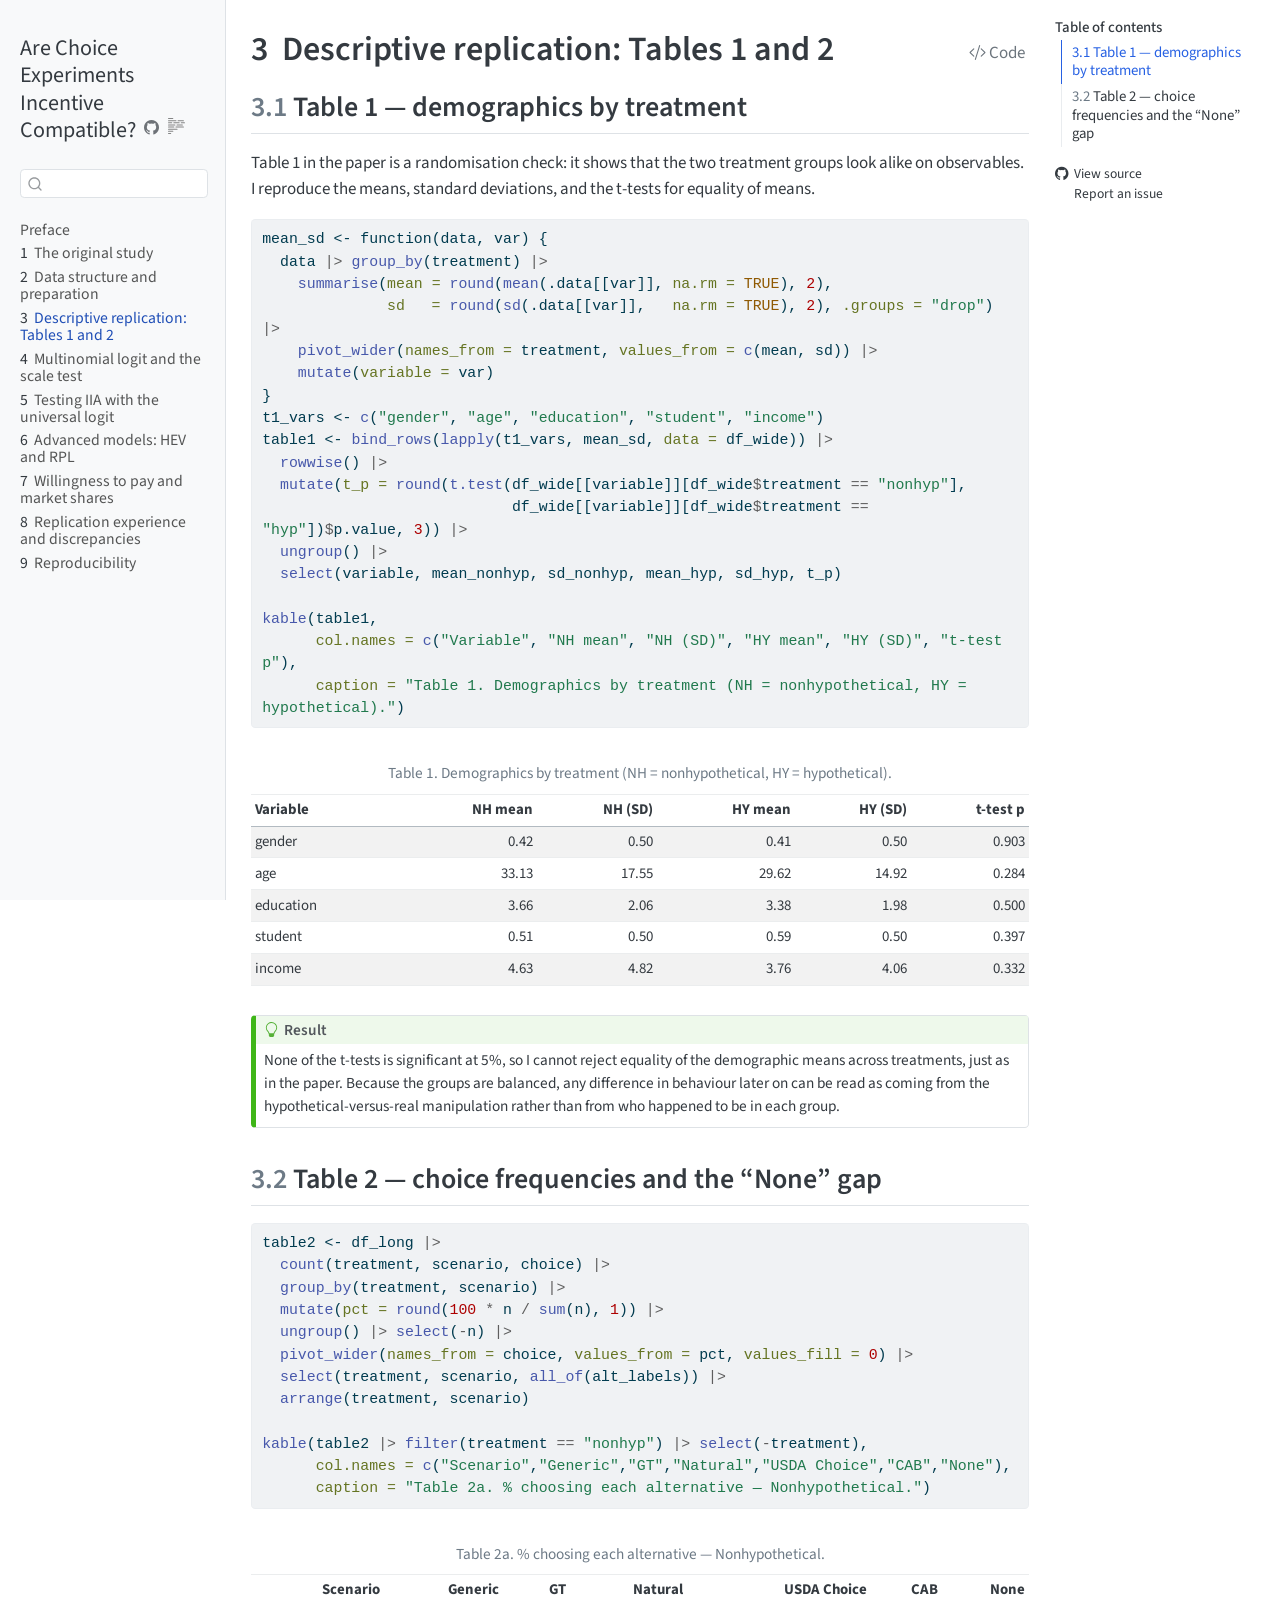
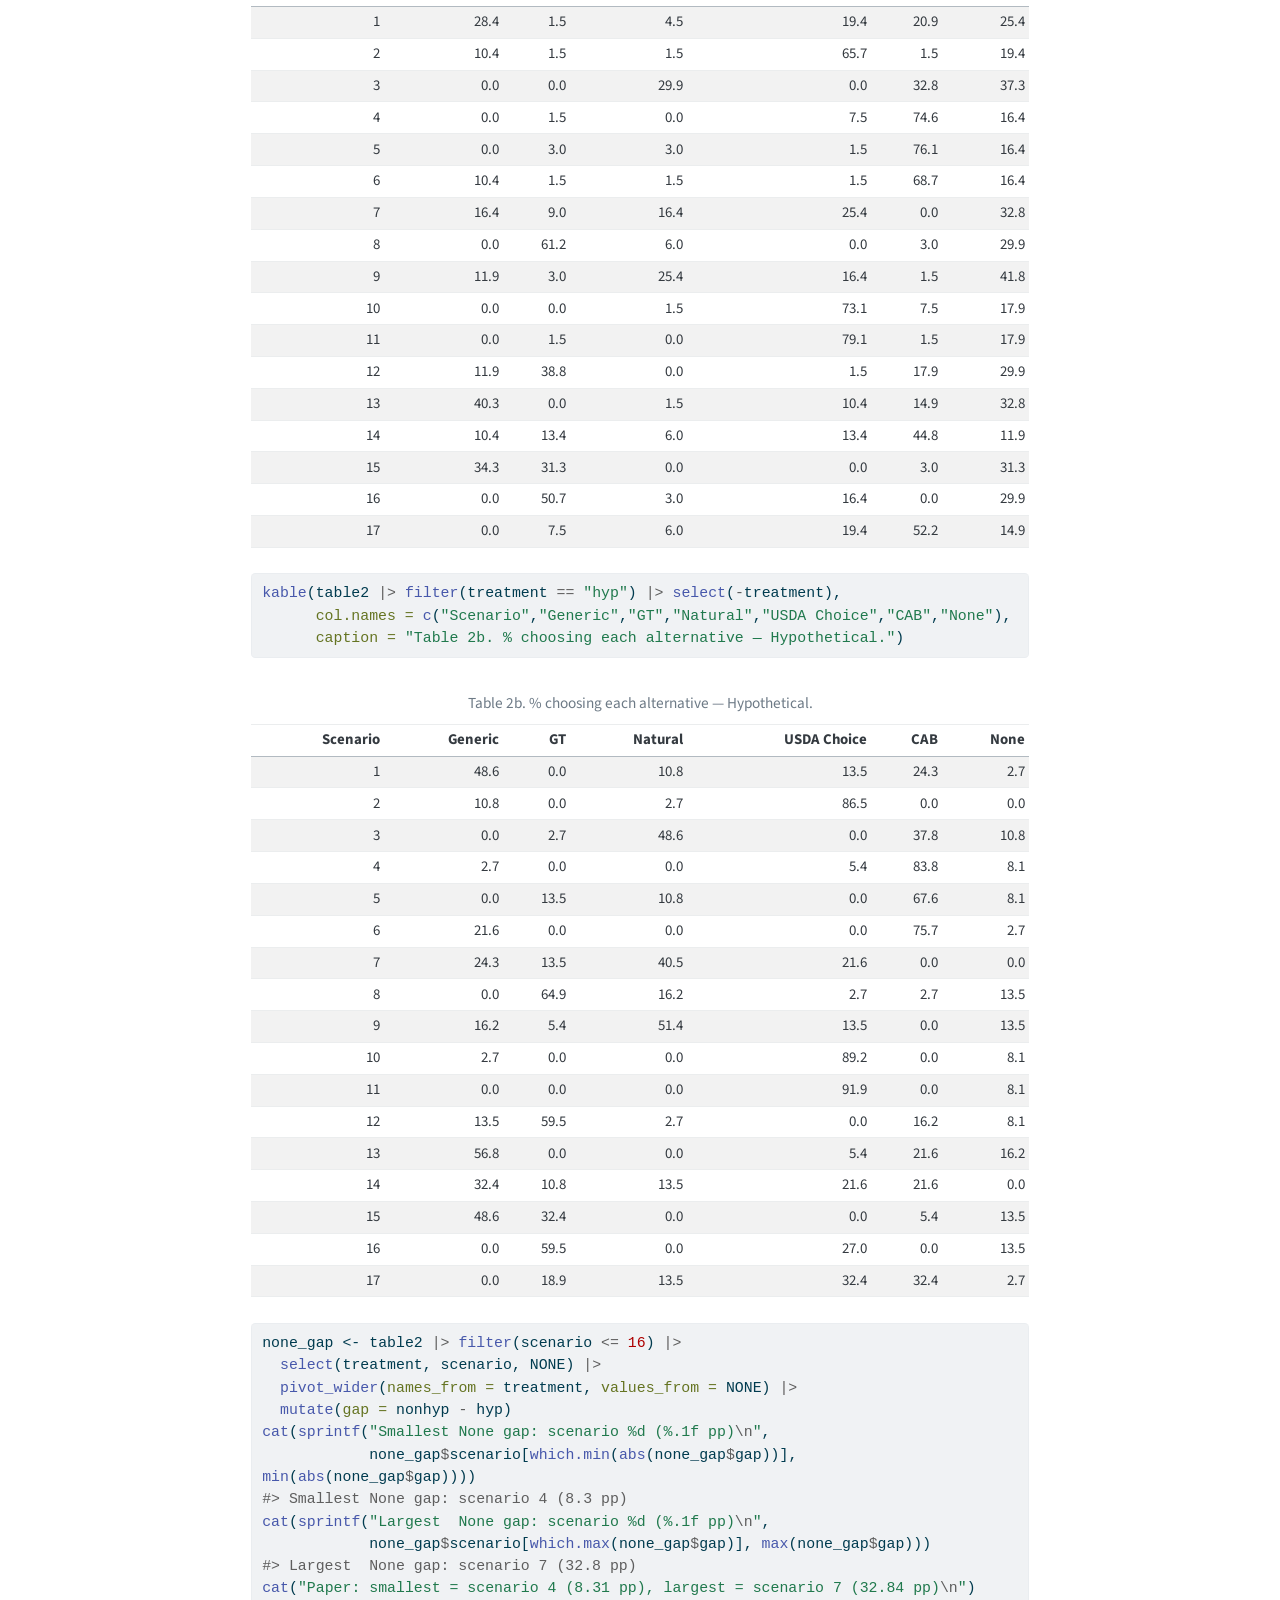
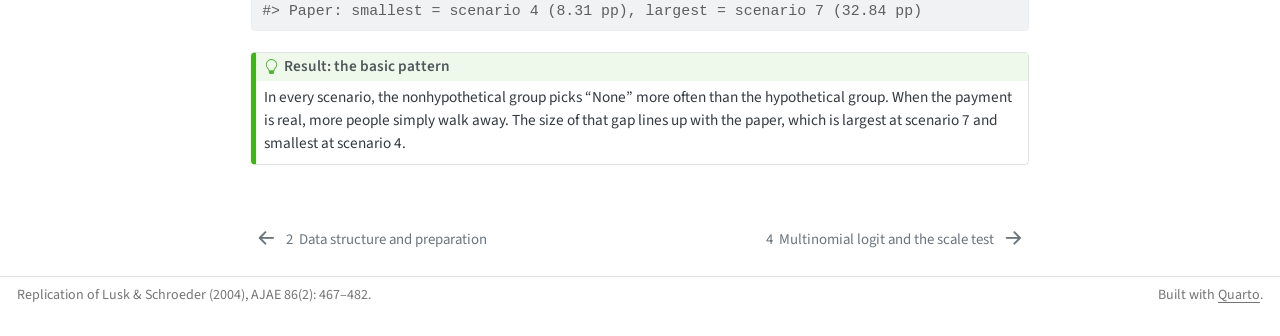
<file: docs/03-descriptives.html>
<!DOCTYPE html>
<html xmlns="http://www.w3.org/1999/xhtml" lang="en" xml:lang="en"><head>

<meta charset="utf-8">
<meta name="generator" content="quarto-1.4.555">

<meta name="viewport" content="width=device-width, initial-scale=1.0, user-scalable=yes">


<title>Are Choice Experiments Incentive Compatible? - 3&nbsp; Descriptive replication: Tables 1 and 2</title>
<style>
code{white-space: pre-wrap;}
span.smallcaps{font-variant: small-caps;}
div.columns{display: flex; gap: min(4vw, 1.5em);}
div.column{flex: auto; overflow-x: auto;}
div.hanging-indent{margin-left: 1.5em; text-indent: -1.5em;}
ul.task-list{list-style: none;}
ul.task-list li input[type="checkbox"] {
  width: 0.8em;
  margin: 0 0.8em 0.2em -1em; /* quarto-specific, see https://github.com/quarto-dev/quarto-cli/issues/4556 */ 
  vertical-align: middle;
}
/* CSS for syntax highlighting */
pre > code.sourceCode { white-space: pre; position: relative; }
pre > code.sourceCode > span { line-height: 1.25; }
pre > code.sourceCode > span:empty { height: 1.2em; }
.sourceCode { overflow: visible; }
code.sourceCode > span { color: inherit; text-decoration: inherit; }
div.sourceCode { margin: 1em 0; }
pre.sourceCode { margin: 0; }
@media screen {
div.sourceCode { overflow: auto; }
}
@media print {
pre > code.sourceCode { white-space: pre-wrap; }
pre > code.sourceCode > span { text-indent: -5em; padding-left: 5em; }
}
pre.numberSource code
  { counter-reset: source-line 0; }
pre.numberSource code > span
  { position: relative; left: -4em; counter-increment: source-line; }
pre.numberSource code > span > a:first-child::before
  { content: counter(source-line);
    position: relative; left: -1em; text-align: right; vertical-align: baseline;
    border: none; display: inline-block;
    -webkit-touch-callout: none; -webkit-user-select: none;
    -khtml-user-select: none; -moz-user-select: none;
    -ms-user-select: none; user-select: none;
    padding: 0 4px; width: 4em;
  }
pre.numberSource { margin-left: 3em;  padding-left: 4px; }
div.sourceCode
  {   }
@media screen {
pre > code.sourceCode > span > a:first-child::before { text-decoration: underline; }
}
</style>


<script src="site_libs/quarto-nav/quarto-nav.js"></script>
<script src="site_libs/quarto-nav/headroom.min.js"></script>
<script src="site_libs/clipboard/clipboard.min.js"></script>
<script src="site_libs/quarto-search/autocomplete.umd.js"></script>
<script src="site_libs/quarto-search/fuse.min.js"></script>
<script src="site_libs/quarto-search/quarto-search.js"></script>
<meta name="quarto:offset" content="./">
<link href="./04-mnl.html" rel="next">
<link href="./02-data.html" rel="prev">
<script src="site_libs/quarto-html/quarto.js"></script>
<script src="site_libs/quarto-html/popper.min.js"></script>
<script src="site_libs/quarto-html/tippy.umd.min.js"></script>
<script src="site_libs/quarto-html/anchor.min.js"></script>
<link href="site_libs/quarto-html/tippy.css" rel="stylesheet">
<link href="site_libs/quarto-html/quarto-syntax-highlighting.css" rel="stylesheet" id="quarto-text-highlighting-styles">
<script src="site_libs/bootstrap/bootstrap.min.js"></script>
<link href="site_libs/bootstrap/bootstrap-icons.css" rel="stylesheet">
<link href="site_libs/bootstrap/bootstrap.min.css" rel="stylesheet" id="quarto-bootstrap" data-mode="light">
<script id="quarto-search-options" type="application/json">{
  "location": "sidebar",
  "copy-button": false,
  "collapse-after": 3,
  "panel-placement": "start",
  "type": "textbox",
  "limit": 50,
  "keyboard-shortcut": [
    "f",
    "/",
    "s"
  ],
  "show-item-context": false,
  "language": {
    "search-no-results-text": "No results",
    "search-matching-documents-text": "matching documents",
    "search-copy-link-title": "Copy link to search",
    "search-hide-matches-text": "Hide additional matches",
    "search-more-match-text": "more match in this document",
    "search-more-matches-text": "more matches in this document",
    "search-clear-button-title": "Clear",
    "search-text-placeholder": "",
    "search-detached-cancel-button-title": "Cancel",
    "search-submit-button-title": "Submit",
    "search-label": "Search"
  }
}</script>


</head>

<body class="nav-sidebar docked">

<div id="quarto-search-results"></div>
  <header id="quarto-header" class="headroom fixed-top">
  <nav class="quarto-secondary-nav">
    <div class="container-fluid d-flex">
      <button type="button" class="quarto-btn-toggle btn" data-bs-toggle="collapse" data-bs-target=".quarto-sidebar-collapse-item" aria-controls="quarto-sidebar" aria-expanded="false" aria-label="Toggle sidebar navigation" onclick="if (window.quartoToggleHeadroom) { window.quartoToggleHeadroom(); }">
        <i class="bi bi-layout-text-sidebar-reverse"></i>
      </button>
        <nav class="quarto-page-breadcrumbs" aria-label="breadcrumb"><ol class="breadcrumb"><li class="breadcrumb-item"><a href="./03-descriptives.html"><span class="chapter-number">3</span>&nbsp; <span class="chapter-title">Descriptive replication: Tables 1 and 2</span></a></li></ol></nav>
        <a class="flex-grow-1" role="button" data-bs-toggle="collapse" data-bs-target=".quarto-sidebar-collapse-item" aria-controls="quarto-sidebar" aria-expanded="false" aria-label="Toggle sidebar navigation" onclick="if (window.quartoToggleHeadroom) { window.quartoToggleHeadroom(); }">      
        </a>
      <button type="button" class="btn quarto-search-button" aria-label="" onclick="window.quartoOpenSearch();">
        <i class="bi bi-search"></i>
      </button>
    </div>
  </nav>
</header>
<!-- content -->
<div id="quarto-content" class="quarto-container page-columns page-rows-contents page-layout-article">
<!-- sidebar -->
  <nav id="quarto-sidebar" class="sidebar collapse collapse-horizontal quarto-sidebar-collapse-item sidebar-navigation docked overflow-auto">
    <div class="pt-lg-2 mt-2 text-left sidebar-header">
    <div class="sidebar-title mb-0 py-0">
      <a href="./">Are Choice Experiments Incentive Compatible?</a> 
        <div class="sidebar-tools-main">
    <a href="https://github.com/JunJie-Chang/ADCA-replication" title="Source Code" class="quarto-navigation-tool px-1" aria-label="Source Code"><i class="bi bi-github"></i></a>
  <a href="" class="quarto-reader-toggle quarto-navigation-tool px-1" onclick="window.quartoToggleReader(); return false;" title="Toggle reader mode">
  <div class="quarto-reader-toggle-btn">
  <i class="bi"></i>
  </div>
</a>
</div>
    </div>
      </div>
        <div class="mt-2 flex-shrink-0 align-items-center">
        <div class="sidebar-search">
        <div id="quarto-search" class="" title="Search"></div>
        </div>
        </div>
    <div class="sidebar-menu-container"> 
    <ul class="list-unstyled mt-1">
        <li class="sidebar-item">
  <div class="sidebar-item-container"> 
  <a href="./index.html" class="sidebar-item-text sidebar-link">
 <span class="menu-text">Preface</span></a>
  </div>
</li>
        <li class="sidebar-item">
  <div class="sidebar-item-container"> 
  <a href="./01-original-study.html" class="sidebar-item-text sidebar-link">
 <span class="menu-text"><span class="chapter-number">1</span>&nbsp; <span class="chapter-title">The original study</span></span></a>
  </div>
</li>
        <li class="sidebar-item">
  <div class="sidebar-item-container"> 
  <a href="./02-data.html" class="sidebar-item-text sidebar-link">
 <span class="menu-text"><span class="chapter-number">2</span>&nbsp; <span class="chapter-title">Data structure and preparation</span></span></a>
  </div>
</li>
        <li class="sidebar-item">
  <div class="sidebar-item-container"> 
  <a href="./03-descriptives.html" class="sidebar-item-text sidebar-link active">
 <span class="menu-text"><span class="chapter-number">3</span>&nbsp; <span class="chapter-title">Descriptive replication: Tables 1 and 2</span></span></a>
  </div>
</li>
        <li class="sidebar-item">
  <div class="sidebar-item-container"> 
  <a href="./04-mnl.html" class="sidebar-item-text sidebar-link">
 <span class="menu-text"><span class="chapter-number">4</span>&nbsp; <span class="chapter-title">Multinomial logit and the scale test</span></span></a>
  </div>
</li>
        <li class="sidebar-item">
  <div class="sidebar-item-container"> 
  <a href="./05-iia.html" class="sidebar-item-text sidebar-link">
 <span class="menu-text"><span class="chapter-number">5</span>&nbsp; <span class="chapter-title">Testing IIA with the universal logit</span></span></a>
  </div>
</li>
        <li class="sidebar-item">
  <div class="sidebar-item-container"> 
  <a href="./06-advanced-models.html" class="sidebar-item-text sidebar-link">
 <span class="menu-text"><span class="chapter-number">6</span>&nbsp; <span class="chapter-title">Advanced models: HEV and RPL</span></span></a>
  </div>
</li>
        <li class="sidebar-item">
  <div class="sidebar-item-container"> 
  <a href="./07-wtp-figure.html" class="sidebar-item-text sidebar-link">
 <span class="menu-text"><span class="chapter-number">7</span>&nbsp; <span class="chapter-title">Willingness to pay and market shares</span></span></a>
  </div>
</li>
        <li class="sidebar-item">
  <div class="sidebar-item-container"> 
  <a href="./08-discrepancies.html" class="sidebar-item-text sidebar-link">
 <span class="menu-text"><span class="chapter-number">8</span>&nbsp; <span class="chapter-title">Replication experience and discrepancies</span></span></a>
  </div>
</li>
        <li class="sidebar-item">
  <div class="sidebar-item-container"> 
  <a href="./09-reproducibility.html" class="sidebar-item-text sidebar-link">
 <span class="menu-text"><span class="chapter-number">9</span>&nbsp; <span class="chapter-title">Reproducibility</span></span></a>
  </div>
</li>
    </ul>
    </div>
</nav>
<div id="quarto-sidebar-glass" class="quarto-sidebar-collapse-item" data-bs-toggle="collapse" data-bs-target=".quarto-sidebar-collapse-item"></div>
<!-- margin-sidebar -->
    <div id="quarto-margin-sidebar" class="sidebar margin-sidebar">
        <nav id="TOC" role="doc-toc" class="toc-active">
    <h2 id="toc-title">Table of contents</h2>
   
  <ul>
  <li><a href="#table-1-demographics-by-treatment" id="toc-table-1-demographics-by-treatment" class="nav-link active" data-scroll-target="#table-1-demographics-by-treatment"><span class="header-section-number">3.1</span> Table 1 — demographics by treatment</a></li>
  <li><a href="#table-2-choice-frequencies-and-the-none-gap" id="toc-table-2-choice-frequencies-and-the-none-gap" class="nav-link" data-scroll-target="#table-2-choice-frequencies-and-the-none-gap"><span class="header-section-number">3.2</span> Table 2 — choice frequencies and the “None” gap</a></li>
  </ul>
<div class="toc-actions"><ul><li><a href="https://github.com/JunJie-Chang/ADCA-replication/blob/main/03-descriptives.qmd" class="toc-action"><i class="bi bi-github"></i>View source</a></li><li><a href="https://github.com/JunJie-Chang/ADCA-replication/issues/new" class="toc-action"><i class="bi empty"></i>Report an issue</a></li></ul></div></nav>
    </div>
<!-- main -->
<main class="content" id="quarto-document-content">

<header id="title-block-header" class="quarto-title-block default">
<div class="quarto-title">
<div class="quarto-title-block"><div><h1 class="title"><span id="sec-descriptives" class="quarto-section-identifier"><span class="chapter-number">3</span>&nbsp; <span class="chapter-title">Descriptive replication: Tables 1 and 2</span></span></h1><button type="button" class="btn code-tools-button" id="quarto-code-tools-source"><i class="bi"></i> Code</button></div></div>
</div>



<div class="quarto-title-meta">

    
  
    
  </div>
  


</header>


<section id="table-1-demographics-by-treatment" class="level2" data-number="3.1">
<h2 data-number="3.1" class="anchored" data-anchor-id="table-1-demographics-by-treatment"><span class="header-section-number">3.1</span> Table 1 — demographics by treatment</h2>
<p>Table 1 in the paper is a randomisation check: it shows that the two treatment groups look alike on observables. I reproduce the means, standard deviations, and the t-tests for equality of means.</p>
<div class="cell" data-layout-align="center">
<div class="sourceCode cell-code" id="cb1"><pre class="sourceCode r code-with-copy"><code class="sourceCode r"><span id="cb1-1"><a href="#cb1-1" aria-hidden="true" tabindex="-1"></a>mean_sd <span class="ot">&lt;-</span> <span class="cf">function</span>(data, var) {</span>
<span id="cb1-2"><a href="#cb1-2" aria-hidden="true" tabindex="-1"></a>  data <span class="sc">|&gt;</span> <span class="fu">group_by</span>(treatment) <span class="sc">|&gt;</span></span>
<span id="cb1-3"><a href="#cb1-3" aria-hidden="true" tabindex="-1"></a>    <span class="fu">summarise</span>(<span class="at">mean =</span> <span class="fu">round</span>(<span class="fu">mean</span>(.data[[var]], <span class="at">na.rm =</span> <span class="cn">TRUE</span>), <span class="dv">2</span>),</span>
<span id="cb1-4"><a href="#cb1-4" aria-hidden="true" tabindex="-1"></a>              <span class="at">sd   =</span> <span class="fu">round</span>(<span class="fu">sd</span>(.data[[var]],   <span class="at">na.rm =</span> <span class="cn">TRUE</span>), <span class="dv">2</span>), <span class="at">.groups =</span> <span class="st">"drop"</span>) <span class="sc">|&gt;</span></span>
<span id="cb1-5"><a href="#cb1-5" aria-hidden="true" tabindex="-1"></a>    <span class="fu">pivot_wider</span>(<span class="at">names_from =</span> treatment, <span class="at">values_from =</span> <span class="fu">c</span>(mean, sd)) <span class="sc">|&gt;</span></span>
<span id="cb1-6"><a href="#cb1-6" aria-hidden="true" tabindex="-1"></a>    <span class="fu">mutate</span>(<span class="at">variable =</span> var)</span>
<span id="cb1-7"><a href="#cb1-7" aria-hidden="true" tabindex="-1"></a>}</span>
<span id="cb1-8"><a href="#cb1-8" aria-hidden="true" tabindex="-1"></a>t1_vars <span class="ot">&lt;-</span> <span class="fu">c</span>(<span class="st">"gender"</span>, <span class="st">"age"</span>, <span class="st">"education"</span>, <span class="st">"student"</span>, <span class="st">"income"</span>)</span>
<span id="cb1-9"><a href="#cb1-9" aria-hidden="true" tabindex="-1"></a>table1 <span class="ot">&lt;-</span> <span class="fu">bind_rows</span>(<span class="fu">lapply</span>(t1_vars, mean_sd, <span class="at">data =</span> df_wide)) <span class="sc">|&gt;</span></span>
<span id="cb1-10"><a href="#cb1-10" aria-hidden="true" tabindex="-1"></a>  <span class="fu">rowwise</span>() <span class="sc">|&gt;</span></span>
<span id="cb1-11"><a href="#cb1-11" aria-hidden="true" tabindex="-1"></a>  <span class="fu">mutate</span>(<span class="at">t_p =</span> <span class="fu">round</span>(<span class="fu">t.test</span>(df_wide[[variable]][df_wide<span class="sc">$</span>treatment <span class="sc">==</span> <span class="st">"nonhyp"</span>],</span>
<span id="cb1-12"><a href="#cb1-12" aria-hidden="true" tabindex="-1"></a>                            df_wide[[variable]][df_wide<span class="sc">$</span>treatment <span class="sc">==</span> <span class="st">"hyp"</span>])<span class="sc">$</span>p.value, <span class="dv">3</span>)) <span class="sc">|&gt;</span></span>
<span id="cb1-13"><a href="#cb1-13" aria-hidden="true" tabindex="-1"></a>  <span class="fu">ungroup</span>() <span class="sc">|&gt;</span></span>
<span id="cb1-14"><a href="#cb1-14" aria-hidden="true" tabindex="-1"></a>  <span class="fu">select</span>(variable, mean_nonhyp, sd_nonhyp, mean_hyp, sd_hyp, t_p)</span>
<span id="cb1-15"><a href="#cb1-15" aria-hidden="true" tabindex="-1"></a></span>
<span id="cb1-16"><a href="#cb1-16" aria-hidden="true" tabindex="-1"></a><span class="fu">kable</span>(table1,</span>
<span id="cb1-17"><a href="#cb1-17" aria-hidden="true" tabindex="-1"></a>      <span class="at">col.names =</span> <span class="fu">c</span>(<span class="st">"Variable"</span>, <span class="st">"NH mean"</span>, <span class="st">"NH (SD)"</span>, <span class="st">"HY mean"</span>, <span class="st">"HY (SD)"</span>, <span class="st">"t-test p"</span>),</span>
<span id="cb1-18"><a href="#cb1-18" aria-hidden="true" tabindex="-1"></a>      <span class="at">caption =</span> <span class="st">"Table 1. Demographics by treatment (NH = nonhypothetical, HY = hypothetical)."</span>)</span></code><button title="Copy to Clipboard" class="code-copy-button"><i class="bi"></i></button></pre></div>
<div class="cell-output-display">
<table class="caption-top table table-sm table-striped small">
<caption>Table 1. Demographics by treatment (NH = nonhypothetical, HY = hypothetical).</caption>
<thead>
<tr class="header">
<th style="text-align: left;">Variable</th>
<th style="text-align: right;">NH mean</th>
<th style="text-align: right;">NH (SD)</th>
<th style="text-align: right;">HY mean</th>
<th style="text-align: right;">HY (SD)</th>
<th style="text-align: right;">t-test p</th>
</tr>
</thead>
<tbody>
<tr class="odd">
<td style="text-align: left;">gender</td>
<td style="text-align: right;">0.42</td>
<td style="text-align: right;">0.50</td>
<td style="text-align: right;">0.41</td>
<td style="text-align: right;">0.50</td>
<td style="text-align: right;">0.903</td>
</tr>
<tr class="even">
<td style="text-align: left;">age</td>
<td style="text-align: right;">33.13</td>
<td style="text-align: right;">17.55</td>
<td style="text-align: right;">29.62</td>
<td style="text-align: right;">14.92</td>
<td style="text-align: right;">0.284</td>
</tr>
<tr class="odd">
<td style="text-align: left;">education</td>
<td style="text-align: right;">3.66</td>
<td style="text-align: right;">2.06</td>
<td style="text-align: right;">3.38</td>
<td style="text-align: right;">1.98</td>
<td style="text-align: right;">0.500</td>
</tr>
<tr class="even">
<td style="text-align: left;">student</td>
<td style="text-align: right;">0.51</td>
<td style="text-align: right;">0.50</td>
<td style="text-align: right;">0.59</td>
<td style="text-align: right;">0.50</td>
<td style="text-align: right;">0.397</td>
</tr>
<tr class="odd">
<td style="text-align: left;">income</td>
<td style="text-align: right;">4.63</td>
<td style="text-align: right;">4.82</td>
<td style="text-align: right;">3.76</td>
<td style="text-align: right;">4.06</td>
<td style="text-align: right;">0.332</td>
</tr>
</tbody>
</table>
</div>
</div>
<div class="callout callout-style-default callout-tip callout-titled">
<div class="callout-header d-flex align-content-center">
<div class="callout-icon-container">
<i class="callout-icon"></i>
</div>
<div class="callout-title-container flex-fill">
Result
</div>
</div>
<div class="callout-body-container callout-body">
<p>None of the t-tests is significant at 5%, so I cannot reject equality of the demographic means across treatments, just as in the paper. Because the groups are balanced, any difference in behaviour later on can be read as coming from the hypothetical-versus-real manipulation rather than from who happened to be in each group.</p>
</div>
</div>
</section>
<section id="table-2-choice-frequencies-and-the-none-gap" class="level2" data-number="3.2">
<h2 data-number="3.2" class="anchored" data-anchor-id="table-2-choice-frequencies-and-the-none-gap"><span class="header-section-number">3.2</span> Table 2 — choice frequencies and the “None” gap</h2>
<div class="cell" data-layout-align="center">
<div class="sourceCode cell-code" id="cb2"><pre class="sourceCode r code-with-copy"><code class="sourceCode r"><span id="cb2-1"><a href="#cb2-1" aria-hidden="true" tabindex="-1"></a>table2 <span class="ot">&lt;-</span> df_long <span class="sc">|&gt;</span></span>
<span id="cb2-2"><a href="#cb2-2" aria-hidden="true" tabindex="-1"></a>  <span class="fu">count</span>(treatment, scenario, choice) <span class="sc">|&gt;</span></span>
<span id="cb2-3"><a href="#cb2-3" aria-hidden="true" tabindex="-1"></a>  <span class="fu">group_by</span>(treatment, scenario) <span class="sc">|&gt;</span></span>
<span id="cb2-4"><a href="#cb2-4" aria-hidden="true" tabindex="-1"></a>  <span class="fu">mutate</span>(<span class="at">pct =</span> <span class="fu">round</span>(<span class="dv">100</span> <span class="sc">*</span> n <span class="sc">/</span> <span class="fu">sum</span>(n), <span class="dv">1</span>)) <span class="sc">|&gt;</span></span>
<span id="cb2-5"><a href="#cb2-5" aria-hidden="true" tabindex="-1"></a>  <span class="fu">ungroup</span>() <span class="sc">|&gt;</span> <span class="fu">select</span>(<span class="sc">-</span>n) <span class="sc">|&gt;</span></span>
<span id="cb2-6"><a href="#cb2-6" aria-hidden="true" tabindex="-1"></a>  <span class="fu">pivot_wider</span>(<span class="at">names_from =</span> choice, <span class="at">values_from =</span> pct, <span class="at">values_fill =</span> <span class="dv">0</span>) <span class="sc">|&gt;</span></span>
<span id="cb2-7"><a href="#cb2-7" aria-hidden="true" tabindex="-1"></a>  <span class="fu">select</span>(treatment, scenario, <span class="fu">all_of</span>(alt_labels)) <span class="sc">|&gt;</span></span>
<span id="cb2-8"><a href="#cb2-8" aria-hidden="true" tabindex="-1"></a>  <span class="fu">arrange</span>(treatment, scenario)</span>
<span id="cb2-9"><a href="#cb2-9" aria-hidden="true" tabindex="-1"></a></span>
<span id="cb2-10"><a href="#cb2-10" aria-hidden="true" tabindex="-1"></a><span class="fu">kable</span>(table2 <span class="sc">|&gt;</span> <span class="fu">filter</span>(treatment <span class="sc">==</span> <span class="st">"nonhyp"</span>) <span class="sc">|&gt;</span> <span class="fu">select</span>(<span class="sc">-</span>treatment),</span>
<span id="cb2-11"><a href="#cb2-11" aria-hidden="true" tabindex="-1"></a>      <span class="at">col.names =</span> <span class="fu">c</span>(<span class="st">"Scenario"</span>,<span class="st">"Generic"</span>,<span class="st">"GT"</span>,<span class="st">"Natural"</span>,<span class="st">"USDA Choice"</span>,<span class="st">"CAB"</span>,<span class="st">"None"</span>),</span>
<span id="cb2-12"><a href="#cb2-12" aria-hidden="true" tabindex="-1"></a>      <span class="at">caption =</span> <span class="st">"Table 2a. % choosing each alternative — Nonhypothetical."</span>)</span></code><button title="Copy to Clipboard" class="code-copy-button"><i class="bi"></i></button></pre></div>
<div class="cell-output-display">
<table class="caption-top table table-sm table-striped small">
<caption>Table 2a. % choosing each alternative — Nonhypothetical.</caption>
<thead>
<tr class="header">
<th style="text-align: right;">Scenario</th>
<th style="text-align: right;">Generic</th>
<th style="text-align: right;">GT</th>
<th style="text-align: right;">Natural</th>
<th style="text-align: right;">USDA Choice</th>
<th style="text-align: right;">CAB</th>
<th style="text-align: right;">None</th>
</tr>
</thead>
<tbody>
<tr class="odd">
<td style="text-align: right;">1</td>
<td style="text-align: right;">28.4</td>
<td style="text-align: right;">1.5</td>
<td style="text-align: right;">4.5</td>
<td style="text-align: right;">19.4</td>
<td style="text-align: right;">20.9</td>
<td style="text-align: right;">25.4</td>
</tr>
<tr class="even">
<td style="text-align: right;">2</td>
<td style="text-align: right;">10.4</td>
<td style="text-align: right;">1.5</td>
<td style="text-align: right;">1.5</td>
<td style="text-align: right;">65.7</td>
<td style="text-align: right;">1.5</td>
<td style="text-align: right;">19.4</td>
</tr>
<tr class="odd">
<td style="text-align: right;">3</td>
<td style="text-align: right;">0.0</td>
<td style="text-align: right;">0.0</td>
<td style="text-align: right;">29.9</td>
<td style="text-align: right;">0.0</td>
<td style="text-align: right;">32.8</td>
<td style="text-align: right;">37.3</td>
</tr>
<tr class="even">
<td style="text-align: right;">4</td>
<td style="text-align: right;">0.0</td>
<td style="text-align: right;">1.5</td>
<td style="text-align: right;">0.0</td>
<td style="text-align: right;">7.5</td>
<td style="text-align: right;">74.6</td>
<td style="text-align: right;">16.4</td>
</tr>
<tr class="odd">
<td style="text-align: right;">5</td>
<td style="text-align: right;">0.0</td>
<td style="text-align: right;">3.0</td>
<td style="text-align: right;">3.0</td>
<td style="text-align: right;">1.5</td>
<td style="text-align: right;">76.1</td>
<td style="text-align: right;">16.4</td>
</tr>
<tr class="even">
<td style="text-align: right;">6</td>
<td style="text-align: right;">10.4</td>
<td style="text-align: right;">1.5</td>
<td style="text-align: right;">1.5</td>
<td style="text-align: right;">1.5</td>
<td style="text-align: right;">68.7</td>
<td style="text-align: right;">16.4</td>
</tr>
<tr class="odd">
<td style="text-align: right;">7</td>
<td style="text-align: right;">16.4</td>
<td style="text-align: right;">9.0</td>
<td style="text-align: right;">16.4</td>
<td style="text-align: right;">25.4</td>
<td style="text-align: right;">0.0</td>
<td style="text-align: right;">32.8</td>
</tr>
<tr class="even">
<td style="text-align: right;">8</td>
<td style="text-align: right;">0.0</td>
<td style="text-align: right;">61.2</td>
<td style="text-align: right;">6.0</td>
<td style="text-align: right;">0.0</td>
<td style="text-align: right;">3.0</td>
<td style="text-align: right;">29.9</td>
</tr>
<tr class="odd">
<td style="text-align: right;">9</td>
<td style="text-align: right;">11.9</td>
<td style="text-align: right;">3.0</td>
<td style="text-align: right;">25.4</td>
<td style="text-align: right;">16.4</td>
<td style="text-align: right;">1.5</td>
<td style="text-align: right;">41.8</td>
</tr>
<tr class="even">
<td style="text-align: right;">10</td>
<td style="text-align: right;">0.0</td>
<td style="text-align: right;">0.0</td>
<td style="text-align: right;">1.5</td>
<td style="text-align: right;">73.1</td>
<td style="text-align: right;">7.5</td>
<td style="text-align: right;">17.9</td>
</tr>
<tr class="odd">
<td style="text-align: right;">11</td>
<td style="text-align: right;">0.0</td>
<td style="text-align: right;">1.5</td>
<td style="text-align: right;">0.0</td>
<td style="text-align: right;">79.1</td>
<td style="text-align: right;">1.5</td>
<td style="text-align: right;">17.9</td>
</tr>
<tr class="even">
<td style="text-align: right;">12</td>
<td style="text-align: right;">11.9</td>
<td style="text-align: right;">38.8</td>
<td style="text-align: right;">0.0</td>
<td style="text-align: right;">1.5</td>
<td style="text-align: right;">17.9</td>
<td style="text-align: right;">29.9</td>
</tr>
<tr class="odd">
<td style="text-align: right;">13</td>
<td style="text-align: right;">40.3</td>
<td style="text-align: right;">0.0</td>
<td style="text-align: right;">1.5</td>
<td style="text-align: right;">10.4</td>
<td style="text-align: right;">14.9</td>
<td style="text-align: right;">32.8</td>
</tr>
<tr class="even">
<td style="text-align: right;">14</td>
<td style="text-align: right;">10.4</td>
<td style="text-align: right;">13.4</td>
<td style="text-align: right;">6.0</td>
<td style="text-align: right;">13.4</td>
<td style="text-align: right;">44.8</td>
<td style="text-align: right;">11.9</td>
</tr>
<tr class="odd">
<td style="text-align: right;">15</td>
<td style="text-align: right;">34.3</td>
<td style="text-align: right;">31.3</td>
<td style="text-align: right;">0.0</td>
<td style="text-align: right;">0.0</td>
<td style="text-align: right;">3.0</td>
<td style="text-align: right;">31.3</td>
</tr>
<tr class="even">
<td style="text-align: right;">16</td>
<td style="text-align: right;">0.0</td>
<td style="text-align: right;">50.7</td>
<td style="text-align: right;">3.0</td>
<td style="text-align: right;">16.4</td>
<td style="text-align: right;">0.0</td>
<td style="text-align: right;">29.9</td>
</tr>
<tr class="odd">
<td style="text-align: right;">17</td>
<td style="text-align: right;">0.0</td>
<td style="text-align: right;">7.5</td>
<td style="text-align: right;">6.0</td>
<td style="text-align: right;">19.4</td>
<td style="text-align: right;">52.2</td>
<td style="text-align: right;">14.9</td>
</tr>
</tbody>
</table>
</div>
<div class="sourceCode cell-code" id="cb3"><pre class="sourceCode r code-with-copy"><code class="sourceCode r"><span id="cb3-1"><a href="#cb3-1" aria-hidden="true" tabindex="-1"></a><span class="fu">kable</span>(table2 <span class="sc">|&gt;</span> <span class="fu">filter</span>(treatment <span class="sc">==</span> <span class="st">"hyp"</span>) <span class="sc">|&gt;</span> <span class="fu">select</span>(<span class="sc">-</span>treatment),</span>
<span id="cb3-2"><a href="#cb3-2" aria-hidden="true" tabindex="-1"></a>      <span class="at">col.names =</span> <span class="fu">c</span>(<span class="st">"Scenario"</span>,<span class="st">"Generic"</span>,<span class="st">"GT"</span>,<span class="st">"Natural"</span>,<span class="st">"USDA Choice"</span>,<span class="st">"CAB"</span>,<span class="st">"None"</span>),</span>
<span id="cb3-3"><a href="#cb3-3" aria-hidden="true" tabindex="-1"></a>      <span class="at">caption =</span> <span class="st">"Table 2b. % choosing each alternative — Hypothetical."</span>)</span></code><button title="Copy to Clipboard" class="code-copy-button"><i class="bi"></i></button></pre></div>
<div class="cell-output-display">
<table class="caption-top table table-sm table-striped small">
<caption>Table 2b. % choosing each alternative — Hypothetical.</caption>
<thead>
<tr class="header">
<th style="text-align: right;">Scenario</th>
<th style="text-align: right;">Generic</th>
<th style="text-align: right;">GT</th>
<th style="text-align: right;">Natural</th>
<th style="text-align: right;">USDA Choice</th>
<th style="text-align: right;">CAB</th>
<th style="text-align: right;">None</th>
</tr>
</thead>
<tbody>
<tr class="odd">
<td style="text-align: right;">1</td>
<td style="text-align: right;">48.6</td>
<td style="text-align: right;">0.0</td>
<td style="text-align: right;">10.8</td>
<td style="text-align: right;">13.5</td>
<td style="text-align: right;">24.3</td>
<td style="text-align: right;">2.7</td>
</tr>
<tr class="even">
<td style="text-align: right;">2</td>
<td style="text-align: right;">10.8</td>
<td style="text-align: right;">0.0</td>
<td style="text-align: right;">2.7</td>
<td style="text-align: right;">86.5</td>
<td style="text-align: right;">0.0</td>
<td style="text-align: right;">0.0</td>
</tr>
<tr class="odd">
<td style="text-align: right;">3</td>
<td style="text-align: right;">0.0</td>
<td style="text-align: right;">2.7</td>
<td style="text-align: right;">48.6</td>
<td style="text-align: right;">0.0</td>
<td style="text-align: right;">37.8</td>
<td style="text-align: right;">10.8</td>
</tr>
<tr class="even">
<td style="text-align: right;">4</td>
<td style="text-align: right;">2.7</td>
<td style="text-align: right;">0.0</td>
<td style="text-align: right;">0.0</td>
<td style="text-align: right;">5.4</td>
<td style="text-align: right;">83.8</td>
<td style="text-align: right;">8.1</td>
</tr>
<tr class="odd">
<td style="text-align: right;">5</td>
<td style="text-align: right;">0.0</td>
<td style="text-align: right;">13.5</td>
<td style="text-align: right;">10.8</td>
<td style="text-align: right;">0.0</td>
<td style="text-align: right;">67.6</td>
<td style="text-align: right;">8.1</td>
</tr>
<tr class="even">
<td style="text-align: right;">6</td>
<td style="text-align: right;">21.6</td>
<td style="text-align: right;">0.0</td>
<td style="text-align: right;">0.0</td>
<td style="text-align: right;">0.0</td>
<td style="text-align: right;">75.7</td>
<td style="text-align: right;">2.7</td>
</tr>
<tr class="odd">
<td style="text-align: right;">7</td>
<td style="text-align: right;">24.3</td>
<td style="text-align: right;">13.5</td>
<td style="text-align: right;">40.5</td>
<td style="text-align: right;">21.6</td>
<td style="text-align: right;">0.0</td>
<td style="text-align: right;">0.0</td>
</tr>
<tr class="even">
<td style="text-align: right;">8</td>
<td style="text-align: right;">0.0</td>
<td style="text-align: right;">64.9</td>
<td style="text-align: right;">16.2</td>
<td style="text-align: right;">2.7</td>
<td style="text-align: right;">2.7</td>
<td style="text-align: right;">13.5</td>
</tr>
<tr class="odd">
<td style="text-align: right;">9</td>
<td style="text-align: right;">16.2</td>
<td style="text-align: right;">5.4</td>
<td style="text-align: right;">51.4</td>
<td style="text-align: right;">13.5</td>
<td style="text-align: right;">0.0</td>
<td style="text-align: right;">13.5</td>
</tr>
<tr class="even">
<td style="text-align: right;">10</td>
<td style="text-align: right;">2.7</td>
<td style="text-align: right;">0.0</td>
<td style="text-align: right;">0.0</td>
<td style="text-align: right;">89.2</td>
<td style="text-align: right;">0.0</td>
<td style="text-align: right;">8.1</td>
</tr>
<tr class="odd">
<td style="text-align: right;">11</td>
<td style="text-align: right;">0.0</td>
<td style="text-align: right;">0.0</td>
<td style="text-align: right;">0.0</td>
<td style="text-align: right;">91.9</td>
<td style="text-align: right;">0.0</td>
<td style="text-align: right;">8.1</td>
</tr>
<tr class="even">
<td style="text-align: right;">12</td>
<td style="text-align: right;">13.5</td>
<td style="text-align: right;">59.5</td>
<td style="text-align: right;">2.7</td>
<td style="text-align: right;">0.0</td>
<td style="text-align: right;">16.2</td>
<td style="text-align: right;">8.1</td>
</tr>
<tr class="odd">
<td style="text-align: right;">13</td>
<td style="text-align: right;">56.8</td>
<td style="text-align: right;">0.0</td>
<td style="text-align: right;">0.0</td>
<td style="text-align: right;">5.4</td>
<td style="text-align: right;">21.6</td>
<td style="text-align: right;">16.2</td>
</tr>
<tr class="even">
<td style="text-align: right;">14</td>
<td style="text-align: right;">32.4</td>
<td style="text-align: right;">10.8</td>
<td style="text-align: right;">13.5</td>
<td style="text-align: right;">21.6</td>
<td style="text-align: right;">21.6</td>
<td style="text-align: right;">0.0</td>
</tr>
<tr class="odd">
<td style="text-align: right;">15</td>
<td style="text-align: right;">48.6</td>
<td style="text-align: right;">32.4</td>
<td style="text-align: right;">0.0</td>
<td style="text-align: right;">0.0</td>
<td style="text-align: right;">5.4</td>
<td style="text-align: right;">13.5</td>
</tr>
<tr class="even">
<td style="text-align: right;">16</td>
<td style="text-align: right;">0.0</td>
<td style="text-align: right;">59.5</td>
<td style="text-align: right;">0.0</td>
<td style="text-align: right;">27.0</td>
<td style="text-align: right;">0.0</td>
<td style="text-align: right;">13.5</td>
</tr>
<tr class="odd">
<td style="text-align: right;">17</td>
<td style="text-align: right;">0.0</td>
<td style="text-align: right;">18.9</td>
<td style="text-align: right;">13.5</td>
<td style="text-align: right;">32.4</td>
<td style="text-align: right;">32.4</td>
<td style="text-align: right;">2.7</td>
</tr>
</tbody>
</table>
</div>
</div>
<div class="cell" data-layout-align="center">
<div class="sourceCode cell-code" id="cb4"><pre class="sourceCode r code-with-copy"><code class="sourceCode r"><span id="cb4-1"><a href="#cb4-1" aria-hidden="true" tabindex="-1"></a>none_gap <span class="ot">&lt;-</span> table2 <span class="sc">|&gt;</span> <span class="fu">filter</span>(scenario <span class="sc">&lt;=</span> <span class="dv">16</span>) <span class="sc">|&gt;</span></span>
<span id="cb4-2"><a href="#cb4-2" aria-hidden="true" tabindex="-1"></a>  <span class="fu">select</span>(treatment, scenario, NONE) <span class="sc">|&gt;</span></span>
<span id="cb4-3"><a href="#cb4-3" aria-hidden="true" tabindex="-1"></a>  <span class="fu">pivot_wider</span>(<span class="at">names_from =</span> treatment, <span class="at">values_from =</span> NONE) <span class="sc">|&gt;</span></span>
<span id="cb4-4"><a href="#cb4-4" aria-hidden="true" tabindex="-1"></a>  <span class="fu">mutate</span>(<span class="at">gap =</span> nonhyp <span class="sc">-</span> hyp)</span>
<span id="cb4-5"><a href="#cb4-5" aria-hidden="true" tabindex="-1"></a><span class="fu">cat</span>(<span class="fu">sprintf</span>(<span class="st">"Smallest None gap: scenario %d (%.1f pp)</span><span class="sc">\n</span><span class="st">"</span>,</span>
<span id="cb4-6"><a href="#cb4-6" aria-hidden="true" tabindex="-1"></a>            none_gap<span class="sc">$</span>scenario[<span class="fu">which.min</span>(<span class="fu">abs</span>(none_gap<span class="sc">$</span>gap))], <span class="fu">min</span>(<span class="fu">abs</span>(none_gap<span class="sc">$</span>gap))))</span>
<span id="cb4-7"><a href="#cb4-7" aria-hidden="true" tabindex="-1"></a><span class="co">#&gt; Smallest None gap: scenario 4 (8.3 pp)</span></span>
<span id="cb4-8"><a href="#cb4-8" aria-hidden="true" tabindex="-1"></a><span class="fu">cat</span>(<span class="fu">sprintf</span>(<span class="st">"Largest  None gap: scenario %d (%.1f pp)</span><span class="sc">\n</span><span class="st">"</span>,</span>
<span id="cb4-9"><a href="#cb4-9" aria-hidden="true" tabindex="-1"></a>            none_gap<span class="sc">$</span>scenario[<span class="fu">which.max</span>(none_gap<span class="sc">$</span>gap)], <span class="fu">max</span>(none_gap<span class="sc">$</span>gap)))</span>
<span id="cb4-10"><a href="#cb4-10" aria-hidden="true" tabindex="-1"></a><span class="co">#&gt; Largest  None gap: scenario 7 (32.8 pp)</span></span>
<span id="cb4-11"><a href="#cb4-11" aria-hidden="true" tabindex="-1"></a><span class="fu">cat</span>(<span class="st">"Paper: smallest = scenario 4 (8.31 pp), largest = scenario 7 (32.84 pp)</span><span class="sc">\n</span><span class="st">"</span>)</span>
<span id="cb4-12"><a href="#cb4-12" aria-hidden="true" tabindex="-1"></a><span class="co">#&gt; Paper: smallest = scenario 4 (8.31 pp), largest = scenario 7 (32.84 pp)</span></span></code><button title="Copy to Clipboard" class="code-copy-button"><i class="bi"></i></button></pre></div>
</div>
<div class="callout callout-style-default callout-tip callout-titled">
<div class="callout-header d-flex align-content-center">
<div class="callout-icon-container">
<i class="callout-icon"></i>
</div>
<div class="callout-title-container flex-fill">
Result: the basic pattern
</div>
</div>
<div class="callout-body-container callout-body">
<p>In every scenario, the nonhypothetical group picks “None” more often than the hypothetical group. When the payment is real, more people simply walk away. The size of that gap lines up with the paper, which is largest at scenario 7 and smallest at scenario 4.</p>
</div>
</div>


<!-- -->

</section>

</main> <!-- /main -->
<script id="quarto-html-after-body" type="application/javascript">
window.document.addEventListener("DOMContentLoaded", function (event) {
  const toggleBodyColorMode = (bsSheetEl) => {
    const mode = bsSheetEl.getAttribute("data-mode");
    const bodyEl = window.document.querySelector("body");
    if (mode === "dark") {
      bodyEl.classList.add("quarto-dark");
      bodyEl.classList.remove("quarto-light");
    } else {
      bodyEl.classList.add("quarto-light");
      bodyEl.classList.remove("quarto-dark");
    }
  }
  const toggleBodyColorPrimary = () => {
    const bsSheetEl = window.document.querySelector("link#quarto-bootstrap");
    if (bsSheetEl) {
      toggleBodyColorMode(bsSheetEl);
    }
  }
  toggleBodyColorPrimary();  
  const icon = "";
  const anchorJS = new window.AnchorJS();
  anchorJS.options = {
    placement: 'right',
    icon: icon
  };
  anchorJS.add('.anchored');
  const isCodeAnnotation = (el) => {
    for (const clz of el.classList) {
      if (clz.startsWith('code-annotation-')) {                     
        return true;
      }
    }
    return false;
  }
  const clipboard = new window.ClipboardJS('.code-copy-button', {
    text: function(trigger) {
      const codeEl = trigger.previousElementSibling.cloneNode(true);
      for (const childEl of codeEl.children) {
        if (isCodeAnnotation(childEl)) {
          childEl.remove();
        }
      }
      return codeEl.innerText;
    }
  });
  clipboard.on('success', function(e) {
    // button target
    const button = e.trigger;
    // don't keep focus
    button.blur();
    // flash "checked"
    button.classList.add('code-copy-button-checked');
    var currentTitle = button.getAttribute("title");
    button.setAttribute("title", "Copied!");
    let tooltip;
    if (window.bootstrap) {
      button.setAttribute("data-bs-toggle", "tooltip");
      button.setAttribute("data-bs-placement", "left");
      button.setAttribute("data-bs-title", "Copied!");
      tooltip = new bootstrap.Tooltip(button, 
        { trigger: "manual", 
          customClass: "code-copy-button-tooltip",
          offset: [0, -8]});
      tooltip.show();    
    }
    setTimeout(function() {
      if (tooltip) {
        tooltip.hide();
        button.removeAttribute("data-bs-title");
        button.removeAttribute("data-bs-toggle");
        button.removeAttribute("data-bs-placement");
      }
      button.setAttribute("title", currentTitle);
      button.classList.remove('code-copy-button-checked');
    }, 1000);
    // clear code selection
    e.clearSelection();
  });
  const viewSource = window.document.getElementById('quarto-view-source') ||
                     window.document.getElementById('quarto-code-tools-source');
  if (viewSource) {
    const sourceUrl = viewSource.getAttribute("data-quarto-source-url");
    viewSource.addEventListener("click", function(e) {
      if (sourceUrl) {
        // rstudio viewer pane
        if (/\bcapabilities=\b/.test(window.location)) {
          window.open(sourceUrl);
        } else {
          window.location.href = sourceUrl;
        }
      } else {
        const modal = new bootstrap.Modal(document.getElementById('quarto-embedded-source-code-modal'));
        modal.show();
      }
      return false;
    });
  }
  function toggleCodeHandler(show) {
    return function(e) {
      const detailsSrc = window.document.querySelectorAll(".cell > details > .sourceCode");
      for (let i=0; i<detailsSrc.length; i++) {
        const details = detailsSrc[i].parentElement;
        if (show) {
          details.open = true;
        } else {
          details.removeAttribute("open");
        }
      }
      const cellCodeDivs = window.document.querySelectorAll(".cell > .sourceCode");
      const fromCls = show ? "hidden" : "unhidden";
      const toCls = show ? "unhidden" : "hidden";
      for (let i=0; i<cellCodeDivs.length; i++) {
        const codeDiv = cellCodeDivs[i];
        if (codeDiv.classList.contains(fromCls)) {
          codeDiv.classList.remove(fromCls);
          codeDiv.classList.add(toCls);
        } 
      }
      return false;
    }
  }
  const hideAllCode = window.document.getElementById("quarto-hide-all-code");
  if (hideAllCode) {
    hideAllCode.addEventListener("click", toggleCodeHandler(false));
  }
  const showAllCode = window.document.getElementById("quarto-show-all-code");
  if (showAllCode) {
    showAllCode.addEventListener("click", toggleCodeHandler(true));
  }
    var localhostRegex = new RegExp(/^(?:http|https):\/\/localhost\:?[0-9]*\//);
    var mailtoRegex = new RegExp(/^mailto:/);
      var filterRegex = new RegExp('/' + window.location.host + '/');
    var isInternal = (href) => {
        return filterRegex.test(href) || localhostRegex.test(href) || mailtoRegex.test(href);
    }
    // Inspect non-navigation links and adorn them if external
 	var links = window.document.querySelectorAll('a[href]:not(.nav-link):not(.navbar-brand):not(.toc-action):not(.sidebar-link):not(.sidebar-item-toggle):not(.pagination-link):not(.no-external):not([aria-hidden]):not(.dropdown-item):not(.quarto-navigation-tool)');
    for (var i=0; i<links.length; i++) {
      const link = links[i];
      if (!isInternal(link.href)) {
        // undo the damage that might have been done by quarto-nav.js in the case of
        // links that we want to consider external
        if (link.dataset.originalHref !== undefined) {
          link.href = link.dataset.originalHref;
        }
      }
    }
  function tippyHover(el, contentFn, onTriggerFn, onUntriggerFn) {
    const config = {
      allowHTML: true,
      maxWidth: 500,
      delay: 100,
      arrow: false,
      appendTo: function(el) {
          return el.parentElement;
      },
      interactive: true,
      interactiveBorder: 10,
      theme: 'quarto',
      placement: 'bottom-start',
    };
    if (contentFn) {
      config.content = contentFn;
    }
    if (onTriggerFn) {
      config.onTrigger = onTriggerFn;
    }
    if (onUntriggerFn) {
      config.onUntrigger = onUntriggerFn;
    }
    window.tippy(el, config); 
  }
  const noterefs = window.document.querySelectorAll('a[role="doc-noteref"]');
  for (var i=0; i<noterefs.length; i++) {
    const ref = noterefs[i];
    tippyHover(ref, function() {
      // use id or data attribute instead here
      let href = ref.getAttribute('data-footnote-href') || ref.getAttribute('href');
      try { href = new URL(href).hash; } catch {}
      const id = href.replace(/^#\/?/, "");
      const note = window.document.getElementById(id);
      if (note) {
        return note.innerHTML;
      } else {
        return "";
      }
    });
  }
  const xrefs = window.document.querySelectorAll('a.quarto-xref');
  const processXRef = (id, note) => {
    // Strip column container classes
    const stripColumnClz = (el) => {
      el.classList.remove("page-full", "page-columns");
      if (el.children) {
        for (const child of el.children) {
          stripColumnClz(child);
        }
      }
    }
    stripColumnClz(note)
    if (id === null || id.startsWith('sec-')) {
      // Special case sections, only their first couple elements
      const container = document.createElement("div");
      if (note.children && note.children.length > 2) {
        container.appendChild(note.children[0].cloneNode(true));
        for (let i = 1; i < note.children.length; i++) {
          const child = note.children[i];
          if (child.tagName === "P" && child.innerText === "") {
            continue;
          } else {
            container.appendChild(child.cloneNode(true));
            break;
          }
        }
        if (window.Quarto?.typesetMath) {
          window.Quarto.typesetMath(container);
        }
        return container.innerHTML
      } else {
        if (window.Quarto?.typesetMath) {
          window.Quarto.typesetMath(note);
        }
        return note.innerHTML;
      }
    } else {
      // Remove any anchor links if they are present
      const anchorLink = note.querySelector('a.anchorjs-link');
      if (anchorLink) {
        anchorLink.remove();
      }
      if (window.Quarto?.typesetMath) {
        window.Quarto.typesetMath(note);
      }
      // TODO in 1.5, we should make sure this works without a callout special case
      if (note.classList.contains("callout")) {
        return note.outerHTML;
      } else {
        return note.innerHTML;
      }
    }
  }
  for (var i=0; i<xrefs.length; i++) {
    const xref = xrefs[i];
    tippyHover(xref, undefined, function(instance) {
      instance.disable();
      let url = xref.getAttribute('href');
      let hash = undefined; 
      if (url.startsWith('#')) {
        hash = url;
      } else {
        try { hash = new URL(url).hash; } catch {}
      }
      if (hash) {
        const id = hash.replace(/^#\/?/, "");
        const note = window.document.getElementById(id);
        if (note !== null) {
          try {
            const html = processXRef(id, note.cloneNode(true));
            instance.setContent(html);
          } finally {
            instance.enable();
            instance.show();
          }
        } else {
          // See if we can fetch this
          fetch(url.split('#')[0])
          .then(res => res.text())
          .then(html => {
            const parser = new DOMParser();
            const htmlDoc = parser.parseFromString(html, "text/html");
            const note = htmlDoc.getElementById(id);
            if (note !== null) {
              const html = processXRef(id, note);
              instance.setContent(html);
            } 
          }).finally(() => {
            instance.enable();
            instance.show();
          });
        }
      } else {
        // See if we can fetch a full url (with no hash to target)
        // This is a special case and we should probably do some content thinning / targeting
        fetch(url)
        .then(res => res.text())
        .then(html => {
          const parser = new DOMParser();
          const htmlDoc = parser.parseFromString(html, "text/html");
          const note = htmlDoc.querySelector('main.content');
          if (note !== null) {
            // This should only happen for chapter cross references
            // (since there is no id in the URL)
            // remove the first header
            if (note.children.length > 0 && note.children[0].tagName === "HEADER") {
              note.children[0].remove();
            }
            const html = processXRef(null, note);
            instance.setContent(html);
          } 
        }).finally(() => {
          instance.enable();
          instance.show();
        });
      }
    }, function(instance) {
    });
  }
      let selectedAnnoteEl;
      const selectorForAnnotation = ( cell, annotation) => {
        let cellAttr = 'data-code-cell="' + cell + '"';
        let lineAttr = 'data-code-annotation="' +  annotation + '"';
        const selector = 'span[' + cellAttr + '][' + lineAttr + ']';
        return selector;
      }
      const selectCodeLines = (annoteEl) => {
        const doc = window.document;
        const targetCell = annoteEl.getAttribute("data-target-cell");
        const targetAnnotation = annoteEl.getAttribute("data-target-annotation");
        const annoteSpan = window.document.querySelector(selectorForAnnotation(targetCell, targetAnnotation));
        const lines = annoteSpan.getAttribute("data-code-lines").split(",");
        const lineIds = lines.map((line) => {
          return targetCell + "-" + line;
        })
        let top = null;
        let height = null;
        let parent = null;
        if (lineIds.length > 0) {
            //compute the position of the single el (top and bottom and make a div)
            const el = window.document.getElementById(lineIds[0]);
            top = el.offsetTop;
            height = el.offsetHeight;
            parent = el.parentElement.parentElement;
          if (lineIds.length > 1) {
            const lastEl = window.document.getElementById(lineIds[lineIds.length - 1]);
            const bottom = lastEl.offsetTop + lastEl.offsetHeight;
            height = bottom - top;
          }
          if (top !== null && height !== null && parent !== null) {
            // cook up a div (if necessary) and position it 
            let div = window.document.getElementById("code-annotation-line-highlight");
            if (div === null) {
              div = window.document.createElement("div");
              div.setAttribute("id", "code-annotation-line-highlight");
              div.style.position = 'absolute';
              parent.appendChild(div);
            }
            div.style.top = top - 2 + "px";
            div.style.height = height + 4 + "px";
            div.style.left = 0;
            let gutterDiv = window.document.getElementById("code-annotation-line-highlight-gutter");
            if (gutterDiv === null) {
              gutterDiv = window.document.createElement("div");
              gutterDiv.setAttribute("id", "code-annotation-line-highlight-gutter");
              gutterDiv.style.position = 'absolute';
              const codeCell = window.document.getElementById(targetCell);
              const gutter = codeCell.querySelector('.code-annotation-gutter');
              gutter.appendChild(gutterDiv);
            }
            gutterDiv.style.top = top - 2 + "px";
            gutterDiv.style.height = height + 4 + "px";
          }
          selectedAnnoteEl = annoteEl;
        }
      };
      const unselectCodeLines = () => {
        const elementsIds = ["code-annotation-line-highlight", "code-annotation-line-highlight-gutter"];
        elementsIds.forEach((elId) => {
          const div = window.document.getElementById(elId);
          if (div) {
            div.remove();
          }
        });
        selectedAnnoteEl = undefined;
      };
        // Handle positioning of the toggle
    window.addEventListener(
      "resize",
      throttle(() => {
        elRect = undefined;
        if (selectedAnnoteEl) {
          selectCodeLines(selectedAnnoteEl);
        }
      }, 10)
    );
    function throttle(fn, ms) {
    let throttle = false;
    let timer;
      return (...args) => {
        if(!throttle) { // first call gets through
            fn.apply(this, args);
            throttle = true;
        } else { // all the others get throttled
            if(timer) clearTimeout(timer); // cancel #2
            timer = setTimeout(() => {
              fn.apply(this, args);
              timer = throttle = false;
            }, ms);
        }
      };
    }
      // Attach click handler to the DT
      const annoteDls = window.document.querySelectorAll('dt[data-target-cell]');
      for (const annoteDlNode of annoteDls) {
        annoteDlNode.addEventListener('click', (event) => {
          const clickedEl = event.target;
          if (clickedEl !== selectedAnnoteEl) {
            unselectCodeLines();
            const activeEl = window.document.querySelector('dt[data-target-cell].code-annotation-active');
            if (activeEl) {
              activeEl.classList.remove('code-annotation-active');
            }
            selectCodeLines(clickedEl);
            clickedEl.classList.add('code-annotation-active');
          } else {
            // Unselect the line
            unselectCodeLines();
            clickedEl.classList.remove('code-annotation-active');
          }
        });
      }
  const findCites = (el) => {
    const parentEl = el.parentElement;
    if (parentEl) {
      const cites = parentEl.dataset.cites;
      if (cites) {
        return {
          el,
          cites: cites.split(' ')
        };
      } else {
        return findCites(el.parentElement)
      }
    } else {
      return undefined;
    }
  };
  var bibliorefs = window.document.querySelectorAll('a[role="doc-biblioref"]');
  for (var i=0; i<bibliorefs.length; i++) {
    const ref = bibliorefs[i];
    const citeInfo = findCites(ref);
    if (citeInfo) {
      tippyHover(citeInfo.el, function() {
        var popup = window.document.createElement('div');
        citeInfo.cites.forEach(function(cite) {
          var citeDiv = window.document.createElement('div');
          citeDiv.classList.add('hanging-indent');
          citeDiv.classList.add('csl-entry');
          var biblioDiv = window.document.getElementById('ref-' + cite);
          if (biblioDiv) {
            citeDiv.innerHTML = biblioDiv.innerHTML;
          }
          popup.appendChild(citeDiv);
        });
        return popup.innerHTML;
      });
    }
  }
});
</script>
<nav class="page-navigation">
  <div class="nav-page nav-page-previous">
      <a href="./02-data.html" class="pagination-link" aria-label="Data structure and preparation">
        <i class="bi bi-arrow-left-short"></i> <span class="nav-page-text"><span class="chapter-number">2</span>&nbsp; <span class="chapter-title">Data structure and preparation</span></span>
      </a>          
  </div>
  <div class="nav-page nav-page-next">
      <a href="./04-mnl.html" class="pagination-link" aria-label="Multinomial logit and the scale test">
        <span class="nav-page-text"><span class="chapter-number">4</span>&nbsp; <span class="chapter-title">Multinomial logit and the scale test</span></span> <i class="bi bi-arrow-right-short"></i>
      </a>
  </div>
</nav><div class="modal fade" id="quarto-embedded-source-code-modal" tabindex="-1" aria-labelledby="quarto-embedded-source-code-modal-label" aria-hidden="true"><div class="modal-dialog modal-dialog-scrollable"><div class="modal-content"><div class="modal-header"><h5 class="modal-title" id="quarto-embedded-source-code-modal-label">Source Code</h5><button class="btn-close" data-bs-dismiss="modal"></button></div><div class="modal-body"><div class="">
<div class="sourceCode" id="cb5" data-shortcodes="false"><pre class="sourceCode markdown code-with-copy"><code class="sourceCode markdown"><span id="cb5-1"><a href="#cb5-1" aria-hidden="true" tabindex="-1"></a><span class="fu"># Descriptive replication: Tables 1 and 2 {#sec-descriptives}</span></span>
<span id="cb5-2"><a href="#cb5-2" aria-hidden="true" tabindex="-1"></a></span>
<span id="cb5-5"><a href="#cb5-5" aria-hidden="true" tabindex="-1"></a><span class="in">```{r}</span></span>
<span id="cb5-6"><a href="#cb5-6" aria-hidden="true" tabindex="-1"></a><span class="co">#| include: false</span></span>
<span id="cb5-7"><a href="#cb5-7" aria-hidden="true" tabindex="-1"></a><span class="fu">source</span>(<span class="st">"_common.R"</span>)</span>
<span id="cb5-8"><a href="#cb5-8" aria-hidden="true" tabindex="-1"></a><span class="in">```</span></span>
<span id="cb5-9"><a href="#cb5-9" aria-hidden="true" tabindex="-1"></a></span>
<span id="cb5-10"><a href="#cb5-10" aria-hidden="true" tabindex="-1"></a><span class="fu">## Table 1 — demographics by treatment</span></span>
<span id="cb5-11"><a href="#cb5-11" aria-hidden="true" tabindex="-1"></a></span>
<span id="cb5-12"><a href="#cb5-12" aria-hidden="true" tabindex="-1"></a>Table 1 in the paper is a randomisation check: it shows that the two treatment</span>
<span id="cb5-13"><a href="#cb5-13" aria-hidden="true" tabindex="-1"></a>groups look alike on observables. I reproduce the means, standard deviations, and</span>
<span id="cb5-14"><a href="#cb5-14" aria-hidden="true" tabindex="-1"></a>the t-tests for equality of means.</span>
<span id="cb5-15"><a href="#cb5-15" aria-hidden="true" tabindex="-1"></a></span>
<span id="cb5-16"><a href="#cb5-16" aria-hidden="true" tabindex="-1"></a><span class="in">```{r table1}</span></span>
<span id="cb5-17"><a href="#cb5-17" aria-hidden="true" tabindex="-1"></a><span class="in">mean_sd &lt;- function(data, var) {</span></span>
<span id="cb5-18"><a href="#cb5-18" aria-hidden="true" tabindex="-1"></a><span class="in">  data |&gt; group_by(treatment) |&gt;</span></span>
<span id="cb5-19"><a href="#cb5-19" aria-hidden="true" tabindex="-1"></a><span class="in">    summarise(mean = round(mean(.data[[var]], na.rm = TRUE), 2),</span></span>
<span id="cb5-20"><a href="#cb5-20" aria-hidden="true" tabindex="-1"></a><span class="in">              sd   = round(sd(.data[[var]],   na.rm = TRUE), 2), .groups = "drop") |&gt;</span></span>
<span id="cb5-21"><a href="#cb5-21" aria-hidden="true" tabindex="-1"></a><span class="in">    pivot_wider(names_from = treatment, values_from = c(mean, sd)) |&gt;</span></span>
<span id="cb5-22"><a href="#cb5-22" aria-hidden="true" tabindex="-1"></a><span class="in">    mutate(variable = var)</span></span>
<span id="cb5-23"><a href="#cb5-23" aria-hidden="true" tabindex="-1"></a><span class="in">}</span></span>
<span id="cb5-24"><a href="#cb5-24" aria-hidden="true" tabindex="-1"></a><span class="in">t1_vars &lt;- c("gender", "age", "education", "student", "income")</span></span>
<span id="cb5-25"><a href="#cb5-25" aria-hidden="true" tabindex="-1"></a><span class="in">table1 &lt;- bind_rows(lapply(t1_vars, mean_sd, data = df_wide)) |&gt;</span></span>
<span id="cb5-26"><a href="#cb5-26" aria-hidden="true" tabindex="-1"></a><span class="in">  rowwise() |&gt;</span></span>
<span id="cb5-27"><a href="#cb5-27" aria-hidden="true" tabindex="-1"></a><span class="in">  mutate(t_p = round(t.test(df_wide[[variable]][df_wide$treatment == "nonhyp"],</span></span>
<span id="cb5-28"><a href="#cb5-28" aria-hidden="true" tabindex="-1"></a><span class="in">                            df_wide[[variable]][df_wide$treatment == "hyp"])$p.value, 3)) |&gt;</span></span>
<span id="cb5-29"><a href="#cb5-29" aria-hidden="true" tabindex="-1"></a><span class="in">  ungroup() |&gt;</span></span>
<span id="cb5-30"><a href="#cb5-30" aria-hidden="true" tabindex="-1"></a><span class="in">  select(variable, mean_nonhyp, sd_nonhyp, mean_hyp, sd_hyp, t_p)</span></span>
<span id="cb5-31"><a href="#cb5-31" aria-hidden="true" tabindex="-1"></a></span>
<span id="cb5-32"><a href="#cb5-32" aria-hidden="true" tabindex="-1"></a><span class="in">kable(table1,</span></span>
<span id="cb5-33"><a href="#cb5-33" aria-hidden="true" tabindex="-1"></a><span class="in">      col.names = c("Variable", "NH mean", "NH (SD)", "HY mean", "HY (SD)", "t-test p"),</span></span>
<span id="cb5-34"><a href="#cb5-34" aria-hidden="true" tabindex="-1"></a><span class="in">      caption = "Table 1. Demographics by treatment (NH = nonhypothetical, HY = hypothetical).")</span></span>
<span id="cb5-35"><a href="#cb5-35" aria-hidden="true" tabindex="-1"></a><span class="in">```</span></span>
<span id="cb5-36"><a href="#cb5-36" aria-hidden="true" tabindex="-1"></a></span>
<span id="cb5-37"><a href="#cb5-37" aria-hidden="true" tabindex="-1"></a>::: {.callout-tip}</span>
<span id="cb5-38"><a href="#cb5-38" aria-hidden="true" tabindex="-1"></a><span class="fu">## Result</span></span>
<span id="cb5-39"><a href="#cb5-39" aria-hidden="true" tabindex="-1"></a>None of the t-tests is significant at 5%, so I cannot reject equality of the</span>
<span id="cb5-40"><a href="#cb5-40" aria-hidden="true" tabindex="-1"></a>demographic means across treatments, just as in the paper. Because the groups are</span>
<span id="cb5-41"><a href="#cb5-41" aria-hidden="true" tabindex="-1"></a>balanced, any difference in behaviour later on can be read as coming from the</span>
<span id="cb5-42"><a href="#cb5-42" aria-hidden="true" tabindex="-1"></a>hypothetical-versus-real manipulation rather than from who happened to be in each</span>
<span id="cb5-43"><a href="#cb5-43" aria-hidden="true" tabindex="-1"></a>group.</span>
<span id="cb5-44"><a href="#cb5-44" aria-hidden="true" tabindex="-1"></a>:::</span>
<span id="cb5-45"><a href="#cb5-45" aria-hidden="true" tabindex="-1"></a></span>
<span id="cb5-46"><a href="#cb5-46" aria-hidden="true" tabindex="-1"></a><span class="fu">## Table 2 — choice frequencies and the "None" gap</span></span>
<span id="cb5-47"><a href="#cb5-47" aria-hidden="true" tabindex="-1"></a></span>
<span id="cb5-48"><a href="#cb5-48" aria-hidden="true" tabindex="-1"></a><span class="in">```{r table2}</span></span>
<span id="cb5-49"><a href="#cb5-49" aria-hidden="true" tabindex="-1"></a><span class="in">table2 &lt;- df_long |&gt;</span></span>
<span id="cb5-50"><a href="#cb5-50" aria-hidden="true" tabindex="-1"></a><span class="in">  count(treatment, scenario, choice) |&gt;</span></span>
<span id="cb5-51"><a href="#cb5-51" aria-hidden="true" tabindex="-1"></a><span class="in">  group_by(treatment, scenario) |&gt;</span></span>
<span id="cb5-52"><a href="#cb5-52" aria-hidden="true" tabindex="-1"></a><span class="in">  mutate(pct = round(100 * n / sum(n), 1)) |&gt;</span></span>
<span id="cb5-53"><a href="#cb5-53" aria-hidden="true" tabindex="-1"></a><span class="in">  ungroup() |&gt; select(-n) |&gt;</span></span>
<span id="cb5-54"><a href="#cb5-54" aria-hidden="true" tabindex="-1"></a><span class="in">  pivot_wider(names_from = choice, values_from = pct, values_fill = 0) |&gt;</span></span>
<span id="cb5-55"><a href="#cb5-55" aria-hidden="true" tabindex="-1"></a><span class="in">  select(treatment, scenario, all_of(alt_labels)) |&gt;</span></span>
<span id="cb5-56"><a href="#cb5-56" aria-hidden="true" tabindex="-1"></a><span class="in">  arrange(treatment, scenario)</span></span>
<span id="cb5-57"><a href="#cb5-57" aria-hidden="true" tabindex="-1"></a></span>
<span id="cb5-58"><a href="#cb5-58" aria-hidden="true" tabindex="-1"></a><span class="in">kable(table2 |&gt; filter(treatment == "nonhyp") |&gt; select(-treatment),</span></span>
<span id="cb5-59"><a href="#cb5-59" aria-hidden="true" tabindex="-1"></a><span class="in">      col.names = c("Scenario","Generic","GT","Natural","USDA Choice","CAB","None"),</span></span>
<span id="cb5-60"><a href="#cb5-60" aria-hidden="true" tabindex="-1"></a><span class="in">      caption = "Table 2a. % choosing each alternative — Nonhypothetical.")</span></span>
<span id="cb5-61"><a href="#cb5-61" aria-hidden="true" tabindex="-1"></a><span class="in">kable(table2 |&gt; filter(treatment == "hyp") |&gt; select(-treatment),</span></span>
<span id="cb5-62"><a href="#cb5-62" aria-hidden="true" tabindex="-1"></a><span class="in">      col.names = c("Scenario","Generic","GT","Natural","USDA Choice","CAB","None"),</span></span>
<span id="cb5-63"><a href="#cb5-63" aria-hidden="true" tabindex="-1"></a><span class="in">      caption = "Table 2b. % choosing each alternative — Hypothetical.")</span></span>
<span id="cb5-64"><a href="#cb5-64" aria-hidden="true" tabindex="-1"></a><span class="in">```</span></span>
<span id="cb5-65"><a href="#cb5-65" aria-hidden="true" tabindex="-1"></a></span>
<span id="cb5-66"><a href="#cb5-66" aria-hidden="true" tabindex="-1"></a><span class="in">```{r none-gap}</span></span>
<span id="cb5-67"><a href="#cb5-67" aria-hidden="true" tabindex="-1"></a><span class="in">none_gap &lt;- table2 |&gt; filter(scenario &lt;= 16) |&gt;</span></span>
<span id="cb5-68"><a href="#cb5-68" aria-hidden="true" tabindex="-1"></a><span class="in">  select(treatment, scenario, NONE) |&gt;</span></span>
<span id="cb5-69"><a href="#cb5-69" aria-hidden="true" tabindex="-1"></a><span class="in">  pivot_wider(names_from = treatment, values_from = NONE) |&gt;</span></span>
<span id="cb5-70"><a href="#cb5-70" aria-hidden="true" tabindex="-1"></a><span class="in">  mutate(gap = nonhyp - hyp)</span></span>
<span id="cb5-71"><a href="#cb5-71" aria-hidden="true" tabindex="-1"></a><span class="in">cat(sprintf("Smallest None gap: scenario %d (%.1f pp)\n",</span></span>
<span id="cb5-72"><a href="#cb5-72" aria-hidden="true" tabindex="-1"></a><span class="in">            none_gap$scenario[which.min(abs(none_gap$gap))], min(abs(none_gap$gap))))</span></span>
<span id="cb5-73"><a href="#cb5-73" aria-hidden="true" tabindex="-1"></a><span class="in">cat(sprintf("Largest  None gap: scenario %d (%.1f pp)\n",</span></span>
<span id="cb5-74"><a href="#cb5-74" aria-hidden="true" tabindex="-1"></a><span class="in">            none_gap$scenario[which.max(none_gap$gap)], max(none_gap$gap)))</span></span>
<span id="cb5-75"><a href="#cb5-75" aria-hidden="true" tabindex="-1"></a><span class="in">cat("Paper: smallest = scenario 4 (8.31 pp), largest = scenario 7 (32.84 pp)\n")</span></span>
<span id="cb5-76"><a href="#cb5-76" aria-hidden="true" tabindex="-1"></a><span class="in">```</span></span>
<span id="cb5-77"><a href="#cb5-77" aria-hidden="true" tabindex="-1"></a></span>
<span id="cb5-78"><a href="#cb5-78" aria-hidden="true" tabindex="-1"></a>::: {.callout-tip}</span>
<span id="cb5-79"><a href="#cb5-79" aria-hidden="true" tabindex="-1"></a><span class="fu">## Result: the basic pattern</span></span>
<span id="cb5-80"><a href="#cb5-80" aria-hidden="true" tabindex="-1"></a>In every scenario, the nonhypothetical group picks "None" more often than the</span>
<span id="cb5-81"><a href="#cb5-81" aria-hidden="true" tabindex="-1"></a>hypothetical group. When the payment is real, more people simply walk away. The</span>
<span id="cb5-82"><a href="#cb5-82" aria-hidden="true" tabindex="-1"></a>size of that gap lines up with the paper, which is largest at scenario 7 and</span>
<span id="cb5-83"><a href="#cb5-83" aria-hidden="true" tabindex="-1"></a>smallest at scenario 4.</span>
<span id="cb5-84"><a href="#cb5-84" aria-hidden="true" tabindex="-1"></a>:::</span>
</code><button title="Copy to Clipboard" class="code-copy-button"><i class="bi"></i></button></pre></div>
</div></div></div></div></div>
</div> <!-- /content -->
<footer class="footer">
  <div class="nav-footer">
    <div class="nav-footer-left">
<p>Replication of Lusk &amp; Schroeder (2004), AJAE 86(2): 467–482.</p>
</div>   
    <div class="nav-footer-center">
      &nbsp;
    <div class="toc-actions d-sm-block d-md-none"><ul><li><a href="https://github.com/JunJie-Chang/ADCA-replication/blob/main/03-descriptives.qmd" class="toc-action"><i class="bi bi-github"></i>View source</a></li><li><a href="https://github.com/JunJie-Chang/ADCA-replication/issues/new" class="toc-action"><i class="bi empty"></i>Report an issue</a></li></ul></div></div>
    <div class="nav-footer-right">
<p>Built with <a href="https://quarto.org">Quarto</a>.</p>
</div>
  </div>
</footer>




</body></html>
</file>
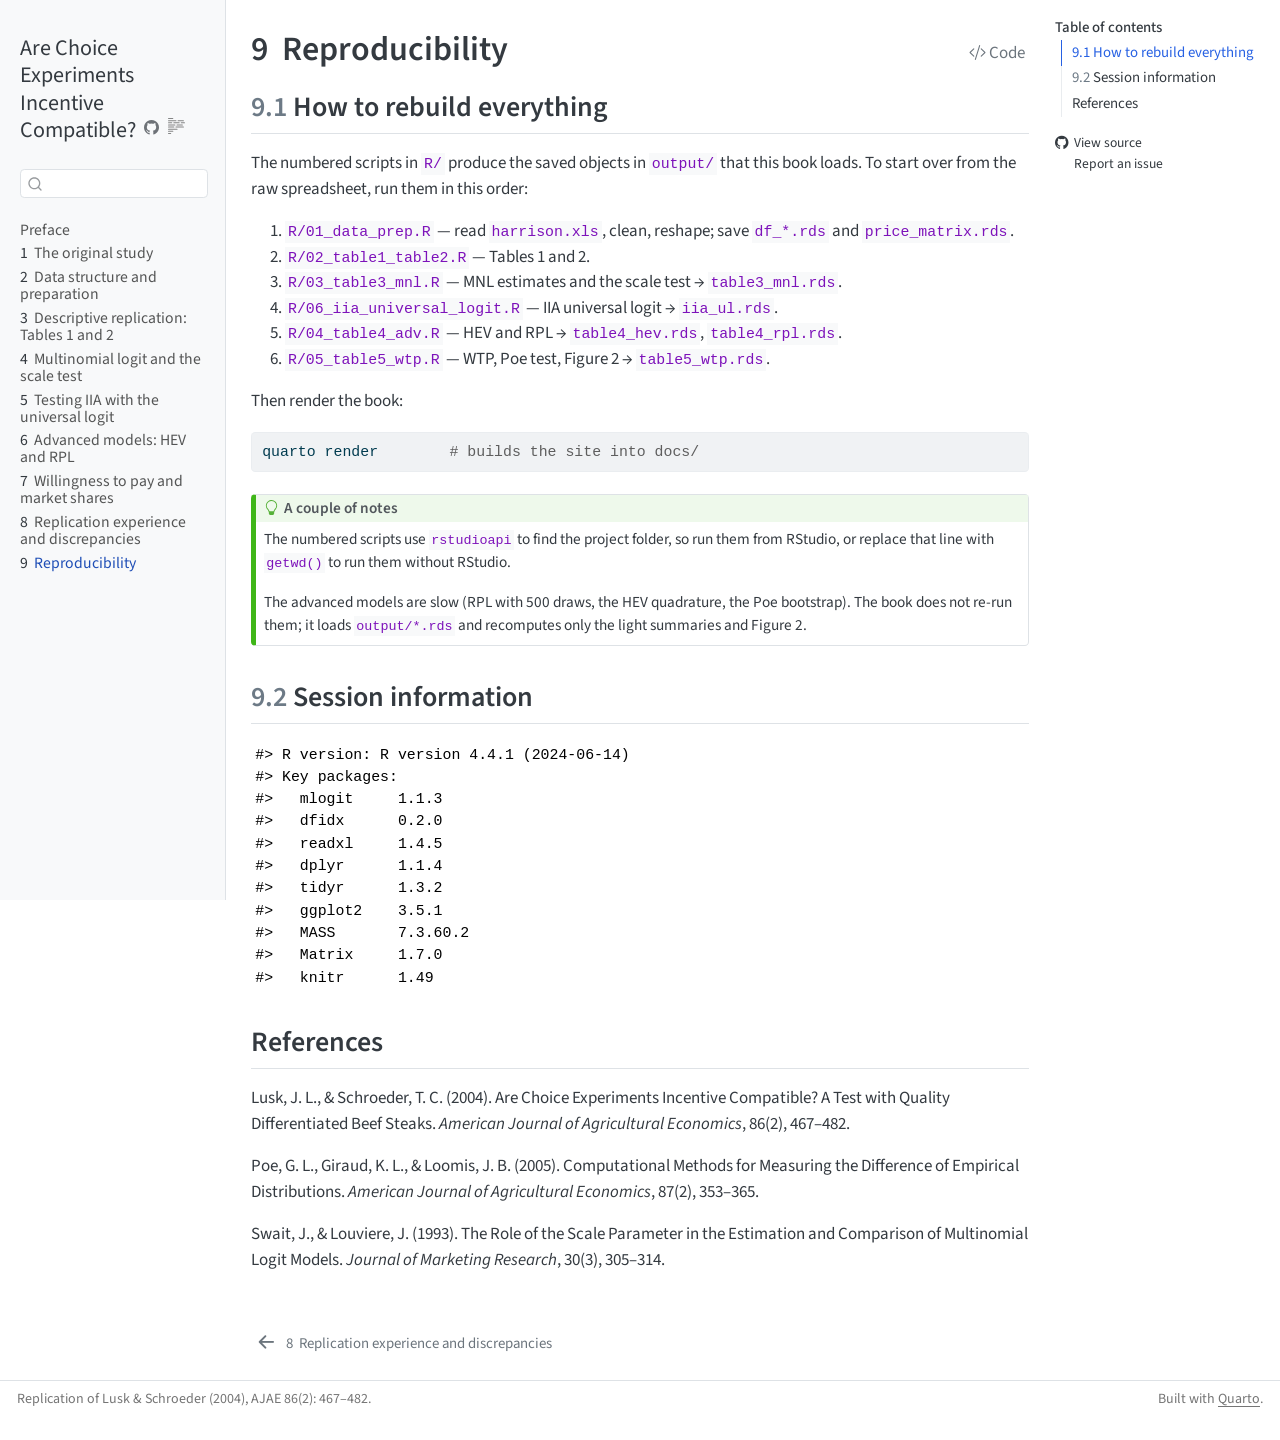
<file: docs/09-reproducibility.html>
<!DOCTYPE html>
<html xmlns="http://www.w3.org/1999/xhtml" lang="en" xml:lang="en"><head>

<meta charset="utf-8">
<meta name="generator" content="quarto-1.4.555">

<meta name="viewport" content="width=device-width, initial-scale=1.0, user-scalable=yes">


<title>Are Choice Experiments Incentive Compatible? - 9&nbsp; Reproducibility</title>
<style>
code{white-space: pre-wrap;}
span.smallcaps{font-variant: small-caps;}
div.columns{display: flex; gap: min(4vw, 1.5em);}
div.column{flex: auto; overflow-x: auto;}
div.hanging-indent{margin-left: 1.5em; text-indent: -1.5em;}
ul.task-list{list-style: none;}
ul.task-list li input[type="checkbox"] {
  width: 0.8em;
  margin: 0 0.8em 0.2em -1em; /* quarto-specific, see https://github.com/quarto-dev/quarto-cli/issues/4556 */ 
  vertical-align: middle;
}
/* CSS for syntax highlighting */
pre > code.sourceCode { white-space: pre; position: relative; }
pre > code.sourceCode > span { line-height: 1.25; }
pre > code.sourceCode > span:empty { height: 1.2em; }
.sourceCode { overflow: visible; }
code.sourceCode > span { color: inherit; text-decoration: inherit; }
div.sourceCode { margin: 1em 0; }
pre.sourceCode { margin: 0; }
@media screen {
div.sourceCode { overflow: auto; }
}
@media print {
pre > code.sourceCode { white-space: pre-wrap; }
pre > code.sourceCode > span { text-indent: -5em; padding-left: 5em; }
}
pre.numberSource code
  { counter-reset: source-line 0; }
pre.numberSource code > span
  { position: relative; left: -4em; counter-increment: source-line; }
pre.numberSource code > span > a:first-child::before
  { content: counter(source-line);
    position: relative; left: -1em; text-align: right; vertical-align: baseline;
    border: none; display: inline-block;
    -webkit-touch-callout: none; -webkit-user-select: none;
    -khtml-user-select: none; -moz-user-select: none;
    -ms-user-select: none; user-select: none;
    padding: 0 4px; width: 4em;
  }
pre.numberSource { margin-left: 3em;  padding-left: 4px; }
div.sourceCode
  {   }
@media screen {
pre > code.sourceCode > span > a:first-child::before { text-decoration: underline; }
}
</style>


<script src="site_libs/quarto-nav/quarto-nav.js"></script>
<script src="site_libs/quarto-nav/headroom.min.js"></script>
<script src="site_libs/clipboard/clipboard.min.js"></script>
<script src="site_libs/quarto-search/autocomplete.umd.js"></script>
<script src="site_libs/quarto-search/fuse.min.js"></script>
<script src="site_libs/quarto-search/quarto-search.js"></script>
<meta name="quarto:offset" content="./">
<link href="./08-discrepancies.html" rel="prev">
<script src="site_libs/quarto-html/quarto.js"></script>
<script src="site_libs/quarto-html/popper.min.js"></script>
<script src="site_libs/quarto-html/tippy.umd.min.js"></script>
<script src="site_libs/quarto-html/anchor.min.js"></script>
<link href="site_libs/quarto-html/tippy.css" rel="stylesheet">
<link href="site_libs/quarto-html/quarto-syntax-highlighting.css" rel="stylesheet" id="quarto-text-highlighting-styles">
<script src="site_libs/bootstrap/bootstrap.min.js"></script>
<link href="site_libs/bootstrap/bootstrap-icons.css" rel="stylesheet">
<link href="site_libs/bootstrap/bootstrap.min.css" rel="stylesheet" id="quarto-bootstrap" data-mode="light">
<script id="quarto-search-options" type="application/json">{
  "location": "sidebar",
  "copy-button": false,
  "collapse-after": 3,
  "panel-placement": "start",
  "type": "textbox",
  "limit": 50,
  "keyboard-shortcut": [
    "f",
    "/",
    "s"
  ],
  "show-item-context": false,
  "language": {
    "search-no-results-text": "No results",
    "search-matching-documents-text": "matching documents",
    "search-copy-link-title": "Copy link to search",
    "search-hide-matches-text": "Hide additional matches",
    "search-more-match-text": "more match in this document",
    "search-more-matches-text": "more matches in this document",
    "search-clear-button-title": "Clear",
    "search-text-placeholder": "",
    "search-detached-cancel-button-title": "Cancel",
    "search-submit-button-title": "Submit",
    "search-label": "Search"
  }
}</script>


</head>

<body class="nav-sidebar docked">

<div id="quarto-search-results"></div>
  <header id="quarto-header" class="headroom fixed-top">
  <nav class="quarto-secondary-nav">
    <div class="container-fluid d-flex">
      <button type="button" class="quarto-btn-toggle btn" data-bs-toggle="collapse" data-bs-target=".quarto-sidebar-collapse-item" aria-controls="quarto-sidebar" aria-expanded="false" aria-label="Toggle sidebar navigation" onclick="if (window.quartoToggleHeadroom) { window.quartoToggleHeadroom(); }">
        <i class="bi bi-layout-text-sidebar-reverse"></i>
      </button>
        <nav class="quarto-page-breadcrumbs" aria-label="breadcrumb"><ol class="breadcrumb"><li class="breadcrumb-item"><a href="./09-reproducibility.html"><span class="chapter-number">9</span>&nbsp; <span class="chapter-title">Reproducibility</span></a></li></ol></nav>
        <a class="flex-grow-1" role="button" data-bs-toggle="collapse" data-bs-target=".quarto-sidebar-collapse-item" aria-controls="quarto-sidebar" aria-expanded="false" aria-label="Toggle sidebar navigation" onclick="if (window.quartoToggleHeadroom) { window.quartoToggleHeadroom(); }">      
        </a>
      <button type="button" class="btn quarto-search-button" aria-label="" onclick="window.quartoOpenSearch();">
        <i class="bi bi-search"></i>
      </button>
    </div>
  </nav>
</header>
<!-- content -->
<div id="quarto-content" class="quarto-container page-columns page-rows-contents page-layout-article">
<!-- sidebar -->
  <nav id="quarto-sidebar" class="sidebar collapse collapse-horizontal quarto-sidebar-collapse-item sidebar-navigation docked overflow-auto">
    <div class="pt-lg-2 mt-2 text-left sidebar-header">
    <div class="sidebar-title mb-0 py-0">
      <a href="./">Are Choice Experiments Incentive Compatible?</a> 
        <div class="sidebar-tools-main">
    <a href="https://github.com/JunJie-Chang/ADCA-replication" title="Source Code" class="quarto-navigation-tool px-1" aria-label="Source Code"><i class="bi bi-github"></i></a>
  <a href="" class="quarto-reader-toggle quarto-navigation-tool px-1" onclick="window.quartoToggleReader(); return false;" title="Toggle reader mode">
  <div class="quarto-reader-toggle-btn">
  <i class="bi"></i>
  </div>
</a>
</div>
    </div>
      </div>
        <div class="mt-2 flex-shrink-0 align-items-center">
        <div class="sidebar-search">
        <div id="quarto-search" class="" title="Search"></div>
        </div>
        </div>
    <div class="sidebar-menu-container"> 
    <ul class="list-unstyled mt-1">
        <li class="sidebar-item">
  <div class="sidebar-item-container"> 
  <a href="./index.html" class="sidebar-item-text sidebar-link">
 <span class="menu-text">Preface</span></a>
  </div>
</li>
        <li class="sidebar-item">
  <div class="sidebar-item-container"> 
  <a href="./01-original-study.html" class="sidebar-item-text sidebar-link">
 <span class="menu-text"><span class="chapter-number">1</span>&nbsp; <span class="chapter-title">The original study</span></span></a>
  </div>
</li>
        <li class="sidebar-item">
  <div class="sidebar-item-container"> 
  <a href="./02-data.html" class="sidebar-item-text sidebar-link">
 <span class="menu-text"><span class="chapter-number">2</span>&nbsp; <span class="chapter-title">Data structure and preparation</span></span></a>
  </div>
</li>
        <li class="sidebar-item">
  <div class="sidebar-item-container"> 
  <a href="./03-descriptives.html" class="sidebar-item-text sidebar-link">
 <span class="menu-text"><span class="chapter-number">3</span>&nbsp; <span class="chapter-title">Descriptive replication: Tables 1 and 2</span></span></a>
  </div>
</li>
        <li class="sidebar-item">
  <div class="sidebar-item-container"> 
  <a href="./04-mnl.html" class="sidebar-item-text sidebar-link">
 <span class="menu-text"><span class="chapter-number">4</span>&nbsp; <span class="chapter-title">Multinomial logit and the scale test</span></span></a>
  </div>
</li>
        <li class="sidebar-item">
  <div class="sidebar-item-container"> 
  <a href="./05-iia.html" class="sidebar-item-text sidebar-link">
 <span class="menu-text"><span class="chapter-number">5</span>&nbsp; <span class="chapter-title">Testing IIA with the universal logit</span></span></a>
  </div>
</li>
        <li class="sidebar-item">
  <div class="sidebar-item-container"> 
  <a href="./06-advanced-models.html" class="sidebar-item-text sidebar-link">
 <span class="menu-text"><span class="chapter-number">6</span>&nbsp; <span class="chapter-title">Advanced models: HEV and RPL</span></span></a>
  </div>
</li>
        <li class="sidebar-item">
  <div class="sidebar-item-container"> 
  <a href="./07-wtp-figure.html" class="sidebar-item-text sidebar-link">
 <span class="menu-text"><span class="chapter-number">7</span>&nbsp; <span class="chapter-title">Willingness to pay and market shares</span></span></a>
  </div>
</li>
        <li class="sidebar-item">
  <div class="sidebar-item-container"> 
  <a href="./08-discrepancies.html" class="sidebar-item-text sidebar-link">
 <span class="menu-text"><span class="chapter-number">8</span>&nbsp; <span class="chapter-title">Replication experience and discrepancies</span></span></a>
  </div>
</li>
        <li class="sidebar-item">
  <div class="sidebar-item-container"> 
  <a href="./09-reproducibility.html" class="sidebar-item-text sidebar-link active">
 <span class="menu-text"><span class="chapter-number">9</span>&nbsp; <span class="chapter-title">Reproducibility</span></span></a>
  </div>
</li>
    </ul>
    </div>
</nav>
<div id="quarto-sidebar-glass" class="quarto-sidebar-collapse-item" data-bs-toggle="collapse" data-bs-target=".quarto-sidebar-collapse-item"></div>
<!-- margin-sidebar -->
    <div id="quarto-margin-sidebar" class="sidebar margin-sidebar">
        <nav id="TOC" role="doc-toc" class="toc-active">
    <h2 id="toc-title">Table of contents</h2>
   
  <ul>
  <li><a href="#how-to-rebuild-everything" id="toc-how-to-rebuild-everything" class="nav-link active" data-scroll-target="#how-to-rebuild-everything"><span class="header-section-number">9.1</span> How to rebuild everything</a></li>
  <li><a href="#session-information" id="toc-session-information" class="nav-link" data-scroll-target="#session-information"><span class="header-section-number">9.2</span> Session information</a></li>
  <li><a href="#references" id="toc-references" class="nav-link" data-scroll-target="#references">References</a></li>
  </ul>
<div class="toc-actions"><ul><li><a href="https://github.com/JunJie-Chang/ADCA-replication/blob/main/09-reproducibility.qmd" class="toc-action"><i class="bi bi-github"></i>View source</a></li><li><a href="https://github.com/JunJie-Chang/ADCA-replication/issues/new" class="toc-action"><i class="bi empty"></i>Report an issue</a></li></ul></div></nav>
    </div>
<!-- main -->
<main class="content" id="quarto-document-content">

<header id="title-block-header" class="quarto-title-block default">
<div class="quarto-title">
<div class="quarto-title-block"><div><h1 class="title"><span id="sec-repro" class="quarto-section-identifier"><span class="chapter-number">9</span>&nbsp; <span class="chapter-title">Reproducibility</span></span></h1><button type="button" class="btn code-tools-button" id="quarto-code-tools-source"><i class="bi"></i> Code</button></div></div>
</div>



<div class="quarto-title-meta">

    
  
    
  </div>
  


</header>


<section id="how-to-rebuild-everything" class="level2" data-number="9.1">
<h2 data-number="9.1" class="anchored" data-anchor-id="how-to-rebuild-everything"><span class="header-section-number">9.1</span> How to rebuild everything</h2>
<p>The numbered scripts in <code>R/</code> produce the saved objects in <code>output/</code> that this book loads. To start over from the raw spreadsheet, run them in this order:</p>
<ol type="1">
<li><code>R/01_data_prep.R</code> — read <code>harrison.xls</code>, clean, reshape; save <code>df_*.rds</code> and <code>price_matrix.rds</code>.</li>
<li><code>R/02_table1_table2.R</code> — Tables 1 and 2.</li>
<li><code>R/03_table3_mnl.R</code> — MNL estimates and the scale test → <code>table3_mnl.rds</code>.</li>
<li><code>R/06_iia_universal_logit.R</code> — IIA universal logit → <code>iia_ul.rds</code>.</li>
<li><code>R/04_table4_adv.R</code> — HEV and RPL → <code>table4_hev.rds</code>, <code>table4_rpl.rds</code>.</li>
<li><code>R/05_table5_wtp.R</code> — WTP, Poe test, Figure 2 → <code>table5_wtp.rds</code>.</li>
</ol>
<p>Then render the book:</p>
<div class="sourceCode" id="cb1"><pre class="sourceCode bash code-with-copy"><code class="sourceCode bash"><span id="cb1-1"><a href="#cb1-1" aria-hidden="true" tabindex="-1"></a><span class="ex">quarto</span> render        <span class="co"># builds the site into docs/</span></span></code><button title="Copy to Clipboard" class="code-copy-button"><i class="bi"></i></button></pre></div>
<div class="callout callout-style-default callout-tip callout-titled">
<div class="callout-header d-flex align-content-center">
<div class="callout-icon-container">
<i class="callout-icon"></i>
</div>
<div class="callout-title-container flex-fill">
A couple of notes
</div>
</div>
<div class="callout-body-container callout-body">
<p>The numbered scripts use <code>rstudioapi</code> to find the project folder, so run them from RStudio, or replace that line with <code>getwd()</code> to run them without RStudio.</p>
<p>The advanced models are slow (RPL with 500 draws, the HEV quadrature, the Poe bootstrap). The book does not re-run them; it loads <code>output/*.rds</code> and recomputes only the light summaries and Figure 2.</p>
</div>
</div>
</section>
<section id="session-information" class="level2" data-number="9.2">
<h2 data-number="9.2" class="anchored" data-anchor-id="session-information"><span class="header-section-number">9.2</span> Session information</h2>
<div class="cell" data-layout-align="center">
<pre><code>#&gt; R version: R version 4.4.1 (2024-06-14)
#&gt; Key packages:
#&gt;   mlogit     1.1.3
#&gt;   dfidx      0.2.0
#&gt;   readxl     1.4.5
#&gt;   dplyr      1.1.4
#&gt;   tidyr      1.3.2
#&gt;   ggplot2    3.5.1
#&gt;   MASS       7.3.60.2
#&gt;   Matrix     1.7.0
#&gt;   knitr      1.49</code></pre>
</div>
</section>
<section id="references" class="level2 unnumbered">
<h2 class="unnumbered anchored" data-anchor-id="references">References</h2>
<p>Lusk, J. L., &amp; Schroeder, T. C. (2004). Are Choice Experiments Incentive Compatible? A Test with Quality Differentiated Beef Steaks. <em>American Journal of Agricultural Economics</em>, 86(2), 467–482.</p>
<p>Poe, G. L., Giraud, K. L., &amp; Loomis, J. B. (2005). Computational Methods for Measuring the Difference of Empirical Distributions. <em>American Journal of Agricultural Economics</em>, 87(2), 353–365.</p>
<p>Swait, J., &amp; Louviere, J. (1993). The Role of the Scale Parameter in the Estimation and Comparison of Multinomial Logit Models. <em>Journal of Marketing Research</em>, 30(3), 305–314.</p>


<!-- -->

</section>

</main> <!-- /main -->
<script id="quarto-html-after-body" type="application/javascript">
window.document.addEventListener("DOMContentLoaded", function (event) {
  const toggleBodyColorMode = (bsSheetEl) => {
    const mode = bsSheetEl.getAttribute("data-mode");
    const bodyEl = window.document.querySelector("body");
    if (mode === "dark") {
      bodyEl.classList.add("quarto-dark");
      bodyEl.classList.remove("quarto-light");
    } else {
      bodyEl.classList.add("quarto-light");
      bodyEl.classList.remove("quarto-dark");
    }
  }
  const toggleBodyColorPrimary = () => {
    const bsSheetEl = window.document.querySelector("link#quarto-bootstrap");
    if (bsSheetEl) {
      toggleBodyColorMode(bsSheetEl);
    }
  }
  toggleBodyColorPrimary();  
  const icon = "";
  const anchorJS = new window.AnchorJS();
  anchorJS.options = {
    placement: 'right',
    icon: icon
  };
  anchorJS.add('.anchored');
  const isCodeAnnotation = (el) => {
    for (const clz of el.classList) {
      if (clz.startsWith('code-annotation-')) {                     
        return true;
      }
    }
    return false;
  }
  const clipboard = new window.ClipboardJS('.code-copy-button', {
    text: function(trigger) {
      const codeEl = trigger.previousElementSibling.cloneNode(true);
      for (const childEl of codeEl.children) {
        if (isCodeAnnotation(childEl)) {
          childEl.remove();
        }
      }
      return codeEl.innerText;
    }
  });
  clipboard.on('success', function(e) {
    // button target
    const button = e.trigger;
    // don't keep focus
    button.blur();
    // flash "checked"
    button.classList.add('code-copy-button-checked');
    var currentTitle = button.getAttribute("title");
    button.setAttribute("title", "Copied!");
    let tooltip;
    if (window.bootstrap) {
      button.setAttribute("data-bs-toggle", "tooltip");
      button.setAttribute("data-bs-placement", "left");
      button.setAttribute("data-bs-title", "Copied!");
      tooltip = new bootstrap.Tooltip(button, 
        { trigger: "manual", 
          customClass: "code-copy-button-tooltip",
          offset: [0, -8]});
      tooltip.show();    
    }
    setTimeout(function() {
      if (tooltip) {
        tooltip.hide();
        button.removeAttribute("data-bs-title");
        button.removeAttribute("data-bs-toggle");
        button.removeAttribute("data-bs-placement");
      }
      button.setAttribute("title", currentTitle);
      button.classList.remove('code-copy-button-checked');
    }, 1000);
    // clear code selection
    e.clearSelection();
  });
  const viewSource = window.document.getElementById('quarto-view-source') ||
                     window.document.getElementById('quarto-code-tools-source');
  if (viewSource) {
    const sourceUrl = viewSource.getAttribute("data-quarto-source-url");
    viewSource.addEventListener("click", function(e) {
      if (sourceUrl) {
        // rstudio viewer pane
        if (/\bcapabilities=\b/.test(window.location)) {
          window.open(sourceUrl);
        } else {
          window.location.href = sourceUrl;
        }
      } else {
        const modal = new bootstrap.Modal(document.getElementById('quarto-embedded-source-code-modal'));
        modal.show();
      }
      return false;
    });
  }
  function toggleCodeHandler(show) {
    return function(e) {
      const detailsSrc = window.document.querySelectorAll(".cell > details > .sourceCode");
      for (let i=0; i<detailsSrc.length; i++) {
        const details = detailsSrc[i].parentElement;
        if (show) {
          details.open = true;
        } else {
          details.removeAttribute("open");
        }
      }
      const cellCodeDivs = window.document.querySelectorAll(".cell > .sourceCode");
      const fromCls = show ? "hidden" : "unhidden";
      const toCls = show ? "unhidden" : "hidden";
      for (let i=0; i<cellCodeDivs.length; i++) {
        const codeDiv = cellCodeDivs[i];
        if (codeDiv.classList.contains(fromCls)) {
          codeDiv.classList.remove(fromCls);
          codeDiv.classList.add(toCls);
        } 
      }
      return false;
    }
  }
  const hideAllCode = window.document.getElementById("quarto-hide-all-code");
  if (hideAllCode) {
    hideAllCode.addEventListener("click", toggleCodeHandler(false));
  }
  const showAllCode = window.document.getElementById("quarto-show-all-code");
  if (showAllCode) {
    showAllCode.addEventListener("click", toggleCodeHandler(true));
  }
    var localhostRegex = new RegExp(/^(?:http|https):\/\/localhost\:?[0-9]*\//);
    var mailtoRegex = new RegExp(/^mailto:/);
      var filterRegex = new RegExp('/' + window.location.host + '/');
    var isInternal = (href) => {
        return filterRegex.test(href) || localhostRegex.test(href) || mailtoRegex.test(href);
    }
    // Inspect non-navigation links and adorn them if external
 	var links = window.document.querySelectorAll('a[href]:not(.nav-link):not(.navbar-brand):not(.toc-action):not(.sidebar-link):not(.sidebar-item-toggle):not(.pagination-link):not(.no-external):not([aria-hidden]):not(.dropdown-item):not(.quarto-navigation-tool)');
    for (var i=0; i<links.length; i++) {
      const link = links[i];
      if (!isInternal(link.href)) {
        // undo the damage that might have been done by quarto-nav.js in the case of
        // links that we want to consider external
        if (link.dataset.originalHref !== undefined) {
          link.href = link.dataset.originalHref;
        }
      }
    }
  function tippyHover(el, contentFn, onTriggerFn, onUntriggerFn) {
    const config = {
      allowHTML: true,
      maxWidth: 500,
      delay: 100,
      arrow: false,
      appendTo: function(el) {
          return el.parentElement;
      },
      interactive: true,
      interactiveBorder: 10,
      theme: 'quarto',
      placement: 'bottom-start',
    };
    if (contentFn) {
      config.content = contentFn;
    }
    if (onTriggerFn) {
      config.onTrigger = onTriggerFn;
    }
    if (onUntriggerFn) {
      config.onUntrigger = onUntriggerFn;
    }
    window.tippy(el, config); 
  }
  const noterefs = window.document.querySelectorAll('a[role="doc-noteref"]');
  for (var i=0; i<noterefs.length; i++) {
    const ref = noterefs[i];
    tippyHover(ref, function() {
      // use id or data attribute instead here
      let href = ref.getAttribute('data-footnote-href') || ref.getAttribute('href');
      try { href = new URL(href).hash; } catch {}
      const id = href.replace(/^#\/?/, "");
      const note = window.document.getElementById(id);
      if (note) {
        return note.innerHTML;
      } else {
        return "";
      }
    });
  }
  const xrefs = window.document.querySelectorAll('a.quarto-xref');
  const processXRef = (id, note) => {
    // Strip column container classes
    const stripColumnClz = (el) => {
      el.classList.remove("page-full", "page-columns");
      if (el.children) {
        for (const child of el.children) {
          stripColumnClz(child);
        }
      }
    }
    stripColumnClz(note)
    if (id === null || id.startsWith('sec-')) {
      // Special case sections, only their first couple elements
      const container = document.createElement("div");
      if (note.children && note.children.length > 2) {
        container.appendChild(note.children[0].cloneNode(true));
        for (let i = 1; i < note.children.length; i++) {
          const child = note.children[i];
          if (child.tagName === "P" && child.innerText === "") {
            continue;
          } else {
            container.appendChild(child.cloneNode(true));
            break;
          }
        }
        if (window.Quarto?.typesetMath) {
          window.Quarto.typesetMath(container);
        }
        return container.innerHTML
      } else {
        if (window.Quarto?.typesetMath) {
          window.Quarto.typesetMath(note);
        }
        return note.innerHTML;
      }
    } else {
      // Remove any anchor links if they are present
      const anchorLink = note.querySelector('a.anchorjs-link');
      if (anchorLink) {
        anchorLink.remove();
      }
      if (window.Quarto?.typesetMath) {
        window.Quarto.typesetMath(note);
      }
      // TODO in 1.5, we should make sure this works without a callout special case
      if (note.classList.contains("callout")) {
        return note.outerHTML;
      } else {
        return note.innerHTML;
      }
    }
  }
  for (var i=0; i<xrefs.length; i++) {
    const xref = xrefs[i];
    tippyHover(xref, undefined, function(instance) {
      instance.disable();
      let url = xref.getAttribute('href');
      let hash = undefined; 
      if (url.startsWith('#')) {
        hash = url;
      } else {
        try { hash = new URL(url).hash; } catch {}
      }
      if (hash) {
        const id = hash.replace(/^#\/?/, "");
        const note = window.document.getElementById(id);
        if (note !== null) {
          try {
            const html = processXRef(id, note.cloneNode(true));
            instance.setContent(html);
          } finally {
            instance.enable();
            instance.show();
          }
        } else {
          // See if we can fetch this
          fetch(url.split('#')[0])
          .then(res => res.text())
          .then(html => {
            const parser = new DOMParser();
            const htmlDoc = parser.parseFromString(html, "text/html");
            const note = htmlDoc.getElementById(id);
            if (note !== null) {
              const html = processXRef(id, note);
              instance.setContent(html);
            } 
          }).finally(() => {
            instance.enable();
            instance.show();
          });
        }
      } else {
        // See if we can fetch a full url (with no hash to target)
        // This is a special case and we should probably do some content thinning / targeting
        fetch(url)
        .then(res => res.text())
        .then(html => {
          const parser = new DOMParser();
          const htmlDoc = parser.parseFromString(html, "text/html");
          const note = htmlDoc.querySelector('main.content');
          if (note !== null) {
            // This should only happen for chapter cross references
            // (since there is no id in the URL)
            // remove the first header
            if (note.children.length > 0 && note.children[0].tagName === "HEADER") {
              note.children[0].remove();
            }
            const html = processXRef(null, note);
            instance.setContent(html);
          } 
        }).finally(() => {
          instance.enable();
          instance.show();
        });
      }
    }, function(instance) {
    });
  }
      let selectedAnnoteEl;
      const selectorForAnnotation = ( cell, annotation) => {
        let cellAttr = 'data-code-cell="' + cell + '"';
        let lineAttr = 'data-code-annotation="' +  annotation + '"';
        const selector = 'span[' + cellAttr + '][' + lineAttr + ']';
        return selector;
      }
      const selectCodeLines = (annoteEl) => {
        const doc = window.document;
        const targetCell = annoteEl.getAttribute("data-target-cell");
        const targetAnnotation = annoteEl.getAttribute("data-target-annotation");
        const annoteSpan = window.document.querySelector(selectorForAnnotation(targetCell, targetAnnotation));
        const lines = annoteSpan.getAttribute("data-code-lines").split(",");
        const lineIds = lines.map((line) => {
          return targetCell + "-" + line;
        })
        let top = null;
        let height = null;
        let parent = null;
        if (lineIds.length > 0) {
            //compute the position of the single el (top and bottom and make a div)
            const el = window.document.getElementById(lineIds[0]);
            top = el.offsetTop;
            height = el.offsetHeight;
            parent = el.parentElement.parentElement;
          if (lineIds.length > 1) {
            const lastEl = window.document.getElementById(lineIds[lineIds.length - 1]);
            const bottom = lastEl.offsetTop + lastEl.offsetHeight;
            height = bottom - top;
          }
          if (top !== null && height !== null && parent !== null) {
            // cook up a div (if necessary) and position it 
            let div = window.document.getElementById("code-annotation-line-highlight");
            if (div === null) {
              div = window.document.createElement("div");
              div.setAttribute("id", "code-annotation-line-highlight");
              div.style.position = 'absolute';
              parent.appendChild(div);
            }
            div.style.top = top - 2 + "px";
            div.style.height = height + 4 + "px";
            div.style.left = 0;
            let gutterDiv = window.document.getElementById("code-annotation-line-highlight-gutter");
            if (gutterDiv === null) {
              gutterDiv = window.document.createElement("div");
              gutterDiv.setAttribute("id", "code-annotation-line-highlight-gutter");
              gutterDiv.style.position = 'absolute';
              const codeCell = window.document.getElementById(targetCell);
              const gutter = codeCell.querySelector('.code-annotation-gutter');
              gutter.appendChild(gutterDiv);
            }
            gutterDiv.style.top = top - 2 + "px";
            gutterDiv.style.height = height + 4 + "px";
          }
          selectedAnnoteEl = annoteEl;
        }
      };
      const unselectCodeLines = () => {
        const elementsIds = ["code-annotation-line-highlight", "code-annotation-line-highlight-gutter"];
        elementsIds.forEach((elId) => {
          const div = window.document.getElementById(elId);
          if (div) {
            div.remove();
          }
        });
        selectedAnnoteEl = undefined;
      };
        // Handle positioning of the toggle
    window.addEventListener(
      "resize",
      throttle(() => {
        elRect = undefined;
        if (selectedAnnoteEl) {
          selectCodeLines(selectedAnnoteEl);
        }
      }, 10)
    );
    function throttle(fn, ms) {
    let throttle = false;
    let timer;
      return (...args) => {
        if(!throttle) { // first call gets through
            fn.apply(this, args);
            throttle = true;
        } else { // all the others get throttled
            if(timer) clearTimeout(timer); // cancel #2
            timer = setTimeout(() => {
              fn.apply(this, args);
              timer = throttle = false;
            }, ms);
        }
      };
    }
      // Attach click handler to the DT
      const annoteDls = window.document.querySelectorAll('dt[data-target-cell]');
      for (const annoteDlNode of annoteDls) {
        annoteDlNode.addEventListener('click', (event) => {
          const clickedEl = event.target;
          if (clickedEl !== selectedAnnoteEl) {
            unselectCodeLines();
            const activeEl = window.document.querySelector('dt[data-target-cell].code-annotation-active');
            if (activeEl) {
              activeEl.classList.remove('code-annotation-active');
            }
            selectCodeLines(clickedEl);
            clickedEl.classList.add('code-annotation-active');
          } else {
            // Unselect the line
            unselectCodeLines();
            clickedEl.classList.remove('code-annotation-active');
          }
        });
      }
  const findCites = (el) => {
    const parentEl = el.parentElement;
    if (parentEl) {
      const cites = parentEl.dataset.cites;
      if (cites) {
        return {
          el,
          cites: cites.split(' ')
        };
      } else {
        return findCites(el.parentElement)
      }
    } else {
      return undefined;
    }
  };
  var bibliorefs = window.document.querySelectorAll('a[role="doc-biblioref"]');
  for (var i=0; i<bibliorefs.length; i++) {
    const ref = bibliorefs[i];
    const citeInfo = findCites(ref);
    if (citeInfo) {
      tippyHover(citeInfo.el, function() {
        var popup = window.document.createElement('div');
        citeInfo.cites.forEach(function(cite) {
          var citeDiv = window.document.createElement('div');
          citeDiv.classList.add('hanging-indent');
          citeDiv.classList.add('csl-entry');
          var biblioDiv = window.document.getElementById('ref-' + cite);
          if (biblioDiv) {
            citeDiv.innerHTML = biblioDiv.innerHTML;
          }
          popup.appendChild(citeDiv);
        });
        return popup.innerHTML;
      });
    }
  }
});
</script>
<nav class="page-navigation">
  <div class="nav-page nav-page-previous">
      <a href="./08-discrepancies.html" class="pagination-link" aria-label="Replication experience and discrepancies">
        <i class="bi bi-arrow-left-short"></i> <span class="nav-page-text"><span class="chapter-number">8</span>&nbsp; <span class="chapter-title">Replication experience and discrepancies</span></span>
      </a>          
  </div>
  <div class="nav-page nav-page-next">
  </div>
</nav><div class="modal fade" id="quarto-embedded-source-code-modal" tabindex="-1" aria-labelledby="quarto-embedded-source-code-modal-label" aria-hidden="true"><div class="modal-dialog modal-dialog-scrollable"><div class="modal-content"><div class="modal-header"><h5 class="modal-title" id="quarto-embedded-source-code-modal-label">Source Code</h5><button class="btn-close" data-bs-dismiss="modal"></button></div><div class="modal-body"><div class="">
<div class="sourceCode" id="cb3" data-shortcodes="false"><pre class="sourceCode markdown code-with-copy"><code class="sourceCode markdown"><span id="cb3-1"><a href="#cb3-1" aria-hidden="true" tabindex="-1"></a><span class="fu"># Reproducibility {#sec-repro}</span></span>
<span id="cb3-2"><a href="#cb3-2" aria-hidden="true" tabindex="-1"></a></span>
<span id="cb3-5"><a href="#cb3-5" aria-hidden="true" tabindex="-1"></a><span class="in">```{r}</span></span>
<span id="cb3-6"><a href="#cb3-6" aria-hidden="true" tabindex="-1"></a><span class="co">#| include: false</span></span>
<span id="cb3-7"><a href="#cb3-7" aria-hidden="true" tabindex="-1"></a><span class="fu">source</span>(<span class="st">"_common.R"</span>)</span>
<span id="cb3-8"><a href="#cb3-8" aria-hidden="true" tabindex="-1"></a><span class="in">```</span></span>
<span id="cb3-9"><a href="#cb3-9" aria-hidden="true" tabindex="-1"></a></span>
<span id="cb3-10"><a href="#cb3-10" aria-hidden="true" tabindex="-1"></a><span class="fu">## How to rebuild everything</span></span>
<span id="cb3-11"><a href="#cb3-11" aria-hidden="true" tabindex="-1"></a></span>
<span id="cb3-12"><a href="#cb3-12" aria-hidden="true" tabindex="-1"></a>The numbered scripts in <span class="in">`R/`</span> produce the saved objects in <span class="in">`output/`</span> that this</span>
<span id="cb3-13"><a href="#cb3-13" aria-hidden="true" tabindex="-1"></a>book loads. To start over from the raw spreadsheet, run them in this order:</span>
<span id="cb3-14"><a href="#cb3-14" aria-hidden="true" tabindex="-1"></a></span>
<span id="cb3-15"><a href="#cb3-15" aria-hidden="true" tabindex="-1"></a><span class="ss">1. </span><span class="in">`R/01_data_prep.R`</span> — read <span class="in">`harrison.xls`</span>, clean, reshape; save <span class="in">`df_*.rds`</span> and</span>
<span id="cb3-16"><a href="#cb3-16" aria-hidden="true" tabindex="-1"></a>   <span class="in">`price_matrix.rds`</span>.</span>
<span id="cb3-17"><a href="#cb3-17" aria-hidden="true" tabindex="-1"></a><span class="ss">2. </span><span class="in">`R/02_table1_table2.R`</span> — Tables 1 and 2.</span>
<span id="cb3-18"><a href="#cb3-18" aria-hidden="true" tabindex="-1"></a><span class="ss">3. </span><span class="in">`R/03_table3_mnl.R`</span> — MNL estimates and the scale test → <span class="in">`table3_mnl.rds`</span>.</span>
<span id="cb3-19"><a href="#cb3-19" aria-hidden="true" tabindex="-1"></a><span class="ss">4. </span><span class="in">`R/06_iia_universal_logit.R`</span> — IIA universal logit → <span class="in">`iia_ul.rds`</span>.</span>
<span id="cb3-20"><a href="#cb3-20" aria-hidden="true" tabindex="-1"></a><span class="ss">5. </span><span class="in">`R/04_table4_adv.R`</span> — HEV and RPL → <span class="in">`table4_hev.rds`</span>, <span class="in">`table4_rpl.rds`</span>.</span>
<span id="cb3-21"><a href="#cb3-21" aria-hidden="true" tabindex="-1"></a><span class="ss">6. </span><span class="in">`R/05_table5_wtp.R`</span> — WTP, Poe test, Figure 2 → <span class="in">`table5_wtp.rds`</span>.</span>
<span id="cb3-22"><a href="#cb3-22" aria-hidden="true" tabindex="-1"></a></span>
<span id="cb3-23"><a href="#cb3-23" aria-hidden="true" tabindex="-1"></a>Then render the book:</span>
<span id="cb3-24"><a href="#cb3-24" aria-hidden="true" tabindex="-1"></a></span>
<span id="cb3-25"><a href="#cb3-25" aria-hidden="true" tabindex="-1"></a><span class="in">```bash</span></span>
<span id="cb3-26"><a href="#cb3-26" aria-hidden="true" tabindex="-1"></a><span class="ex">quarto</span> render        <span class="co"># builds the site into docs/</span></span>
<span id="cb3-27"><a href="#cb3-27" aria-hidden="true" tabindex="-1"></a><span class="in">```</span></span>
<span id="cb3-28"><a href="#cb3-28" aria-hidden="true" tabindex="-1"></a></span>
<span id="cb3-29"><a href="#cb3-29" aria-hidden="true" tabindex="-1"></a>::: {.callout-tip}</span>
<span id="cb3-30"><a href="#cb3-30" aria-hidden="true" tabindex="-1"></a><span class="fu">## A couple of notes</span></span>
<span id="cb3-31"><a href="#cb3-31" aria-hidden="true" tabindex="-1"></a>The numbered scripts use <span class="in">`rstudioapi`</span> to find the project folder, so run them from</span>
<span id="cb3-32"><a href="#cb3-32" aria-hidden="true" tabindex="-1"></a>RStudio, or replace that line with <span class="in">`getwd()`</span> to run them without RStudio.</span>
<span id="cb3-33"><a href="#cb3-33" aria-hidden="true" tabindex="-1"></a></span>
<span id="cb3-34"><a href="#cb3-34" aria-hidden="true" tabindex="-1"></a>The advanced models are slow (RPL with 500 draws, the HEV quadrature, the Poe</span>
<span id="cb3-35"><a href="#cb3-35" aria-hidden="true" tabindex="-1"></a>bootstrap). The book does not re-run them; it loads <span class="in">`output/*.rds`</span> and recomputes</span>
<span id="cb3-36"><a href="#cb3-36" aria-hidden="true" tabindex="-1"></a>only the light summaries and Figure 2.</span>
<span id="cb3-37"><a href="#cb3-37" aria-hidden="true" tabindex="-1"></a>:::</span>
<span id="cb3-38"><a href="#cb3-38" aria-hidden="true" tabindex="-1"></a></span>
<span id="cb3-39"><a href="#cb3-39" aria-hidden="true" tabindex="-1"></a><span class="fu">## Session information</span></span>
<span id="cb3-40"><a href="#cb3-40" aria-hidden="true" tabindex="-1"></a></span>
<span id="cb3-41"><a href="#cb3-41" aria-hidden="true" tabindex="-1"></a><span class="in">```{r sessioninfo, echo=FALSE}</span></span>
<span id="cb3-42"><a href="#cb3-42" aria-hidden="true" tabindex="-1"></a><span class="in">si &lt;- sessionInfo()</span></span>
<span id="cb3-43"><a href="#cb3-43" aria-hidden="true" tabindex="-1"></a><span class="in">cat("R version:", si$R.version$version.string, "\n\n")</span></span>
<span id="cb3-44"><a href="#cb3-44" aria-hidden="true" tabindex="-1"></a><span class="in">pkgs &lt;- c("mlogit","dfidx","readxl","dplyr","tidyr","ggplot2","MASS","Matrix","knitr")</span></span>
<span id="cb3-45"><a href="#cb3-45" aria-hidden="true" tabindex="-1"></a><span class="in">have &lt;- pkgs[pkgs %in% rownames(installed.packages())]</span></span>
<span id="cb3-46"><a href="#cb3-46" aria-hidden="true" tabindex="-1"></a><span class="in">cat("Key packages:\n")</span></span>
<span id="cb3-47"><a href="#cb3-47" aria-hidden="true" tabindex="-1"></a><span class="in">for (p in have) cat(sprintf("  %-10s %s\n", p, as.character(packageVersion(p))))</span></span>
<span id="cb3-48"><a href="#cb3-48" aria-hidden="true" tabindex="-1"></a><span class="in">```</span></span>
<span id="cb3-49"><a href="#cb3-49" aria-hidden="true" tabindex="-1"></a></span>
<span id="cb3-50"><a href="#cb3-50" aria-hidden="true" tabindex="-1"></a><span class="fu">## References {.unnumbered}</span></span>
<span id="cb3-51"><a href="#cb3-51" aria-hidden="true" tabindex="-1"></a></span>
<span id="cb3-52"><a href="#cb3-52" aria-hidden="true" tabindex="-1"></a>Lusk, J. L., &amp; Schroeder, T. C. (2004). Are Choice Experiments Incentive</span>
<span id="cb3-53"><a href="#cb3-53" aria-hidden="true" tabindex="-1"></a>Compatible? A Test with Quality Differentiated Beef Steaks. *American Journal of</span>
<span id="cb3-54"><a href="#cb3-54" aria-hidden="true" tabindex="-1"></a>Agricultural Economics*, 86(2), 467–482.</span>
<span id="cb3-55"><a href="#cb3-55" aria-hidden="true" tabindex="-1"></a></span>
<span id="cb3-56"><a href="#cb3-56" aria-hidden="true" tabindex="-1"></a>Poe, G. L., Giraud, K. L., &amp; Loomis, J. B. (2005). Computational Methods for</span>
<span id="cb3-57"><a href="#cb3-57" aria-hidden="true" tabindex="-1"></a>Measuring the Difference of Empirical Distributions. *American Journal of</span>
<span id="cb3-58"><a href="#cb3-58" aria-hidden="true" tabindex="-1"></a>Agricultural Economics*, 87(2), 353–365.</span>
<span id="cb3-59"><a href="#cb3-59" aria-hidden="true" tabindex="-1"></a></span>
<span id="cb3-60"><a href="#cb3-60" aria-hidden="true" tabindex="-1"></a>Swait, J., &amp; Louviere, J. (1993). The Role of the Scale Parameter in the</span>
<span id="cb3-61"><a href="#cb3-61" aria-hidden="true" tabindex="-1"></a>Estimation and Comparison of Multinomial Logit Models. *Journal of Marketing</span>
<span id="cb3-62"><a href="#cb3-62" aria-hidden="true" tabindex="-1"></a>Research*, 30(3), 305–314.</span>
</code><button title="Copy to Clipboard" class="code-copy-button"><i class="bi"></i></button></pre></div>
</div></div></div></div></div>
</div> <!-- /content -->
<footer class="footer">
  <div class="nav-footer">
    <div class="nav-footer-left">
<p>Replication of Lusk &amp; Schroeder (2004), AJAE 86(2): 467–482.</p>
</div>   
    <div class="nav-footer-center">
      &nbsp;
    <div class="toc-actions d-sm-block d-md-none"><ul><li><a href="https://github.com/JunJie-Chang/ADCA-replication/blob/main/09-reproducibility.qmd" class="toc-action"><i class="bi bi-github"></i>View source</a></li><li><a href="https://github.com/JunJie-Chang/ADCA-replication/issues/new" class="toc-action"><i class="bi empty"></i>Report an issue</a></li></ul></div></div>
    <div class="nav-footer-right">
<p>Built with <a href="https://quarto.org">Quarto</a>.</p>
</div>
  </div>
</footer>




</body></html>
</file>
<file: docs/site_libs/quarto-html/tippy.css>
.tippy-box[data-animation=fade][data-state=hidden]{opacity:0}[data-tippy-root]{max-width:calc(100vw - 10px)}.tippy-box{position:relative;background-color:#333;color:#fff;border-radius:4px;font-size:14px;line-height:1.4;white-space:normal;outline:0;transition-property:transform,visibility,opacity}.tippy-box[data-placement^=top]>.tippy-arrow{bottom:0}.tippy-box[data-placement^=top]>.tippy-arrow:before{bottom:-7px;left:0;border-width:8px 8px 0;border-top-color:initial;transform-origin:center top}.tippy-box[data-placement^=bottom]>.tippy-arrow{top:0}.tippy-box[data-placement^=bottom]>.tippy-arrow:before{top:-7px;left:0;border-width:0 8px 8px;border-bottom-color:initial;transform-origin:center bottom}.tippy-box[data-placement^=left]>.tippy-arrow{right:0}.tippy-box[data-placement^=left]>.tippy-arrow:before{border-width:8px 0 8px 8px;border-left-color:initial;right:-7px;transform-origin:center left}.tippy-box[data-placement^=right]>.tippy-arrow{left:0}.tippy-box[data-placement^=right]>.tippy-arrow:before{left:-7px;border-width:8px 8px 8px 0;border-right-color:initial;transform-origin:center right}.tippy-box[data-inertia][data-state=visible]{transition-timing-function:cubic-bezier(.54,1.5,.38,1.11)}.tippy-arrow{width:16px;height:16px;color:#333}.tippy-arrow:before{content:"";position:absolute;border-color:transparent;border-style:solid}.tippy-content{position:relative;padding:5px 9px;z-index:1}
</file>
<file: docs/site_libs/quarto-html/quarto-syntax-highlighting.css>
/* quarto syntax highlight colors */
:root {
  --quarto-hl-ot-color: #003B4F;
  --quarto-hl-at-color: #657422;
  --quarto-hl-ss-color: #20794D;
  --quarto-hl-an-color: #5E5E5E;
  --quarto-hl-fu-color: #4758AB;
  --quarto-hl-st-color: #20794D;
  --quarto-hl-cf-color: #003B4F;
  --quarto-hl-op-color: #5E5E5E;
  --quarto-hl-er-color: #AD0000;
  --quarto-hl-bn-color: #AD0000;
  --quarto-hl-al-color: #AD0000;
  --quarto-hl-va-color: #111111;
  --quarto-hl-bu-color: inherit;
  --quarto-hl-ex-color: inherit;
  --quarto-hl-pp-color: #AD0000;
  --quarto-hl-in-color: #5E5E5E;
  --quarto-hl-vs-color: #20794D;
  --quarto-hl-wa-color: #5E5E5E;
  --quarto-hl-do-color: #5E5E5E;
  --quarto-hl-im-color: #00769E;
  --quarto-hl-ch-color: #20794D;
  --quarto-hl-dt-color: #AD0000;
  --quarto-hl-fl-color: #AD0000;
  --quarto-hl-co-color: #5E5E5E;
  --quarto-hl-cv-color: #5E5E5E;
  --quarto-hl-cn-color: #8f5902;
  --quarto-hl-sc-color: #5E5E5E;
  --quarto-hl-dv-color: #AD0000;
  --quarto-hl-kw-color: #003B4F;
}

/* other quarto variables */
:root {
  --quarto-font-monospace: SFMono-Regular, Menlo, Monaco, Consolas, "Liberation Mono", "Courier New", monospace;
}

pre > code.sourceCode > span {
  color: #003B4F;
}

code span {
  color: #003B4F;
}

code.sourceCode > span {
  color: #003B4F;
}

div.sourceCode,
div.sourceCode pre.sourceCode {
  color: #003B4F;
}

code span.ot {
  color: #003B4F;
  font-style: inherit;
}

code span.at {
  color: #657422;
  font-style: inherit;
}

code span.ss {
  color: #20794D;
  font-style: inherit;
}

code span.an {
  color: #5E5E5E;
  font-style: inherit;
}

code span.fu {
  color: #4758AB;
  font-style: inherit;
}

code span.st {
  color: #20794D;
  font-style: inherit;
}

code span.cf {
  color: #003B4F;
  font-style: inherit;
}

code span.op {
  color: #5E5E5E;
  font-style: inherit;
}

code span.er {
  color: #AD0000;
  font-style: inherit;
}

code span.bn {
  color: #AD0000;
  font-style: inherit;
}

code span.al {
  color: #AD0000;
  font-style: inherit;
}

code span.va {
  color: #111111;
  font-style: inherit;
}

code span.bu {
  font-style: inherit;
}

code span.ex {
  font-style: inherit;
}

code span.pp {
  color: #AD0000;
  font-style: inherit;
}

code span.in {
  color: #5E5E5E;
  font-style: inherit;
}

code span.vs {
  color: #20794D;
  font-style: inherit;
}

code span.wa {
  color: #5E5E5E;
  font-style: italic;
}

code span.do {
  color: #5E5E5E;
  font-style: italic;
}

code span.im {
  color: #00769E;
  font-style: inherit;
}

code span.ch {
  color: #20794D;
  font-style: inherit;
}

code span.dt {
  color: #AD0000;
  font-style: inherit;
}

code span.fl {
  color: #AD0000;
  font-style: inherit;
}

code span.co {
  color: #5E5E5E;
  font-style: inherit;
}

code span.cv {
  color: #5E5E5E;
  font-style: italic;
}

code span.cn {
  color: #8f5902;
  font-style: inherit;
}

code span.sc {
  color: #5E5E5E;
  font-style: inherit;
}

code span.dv {
  color: #AD0000;
  font-style: inherit;
}

code span.kw {
  color: #003B4F;
  font-style: inherit;
}

.prevent-inlining {
  content: "</";
}

/*# sourceMappingURL=debc5d5d77c3f9108843748ff7464032.css.map */
</file>
